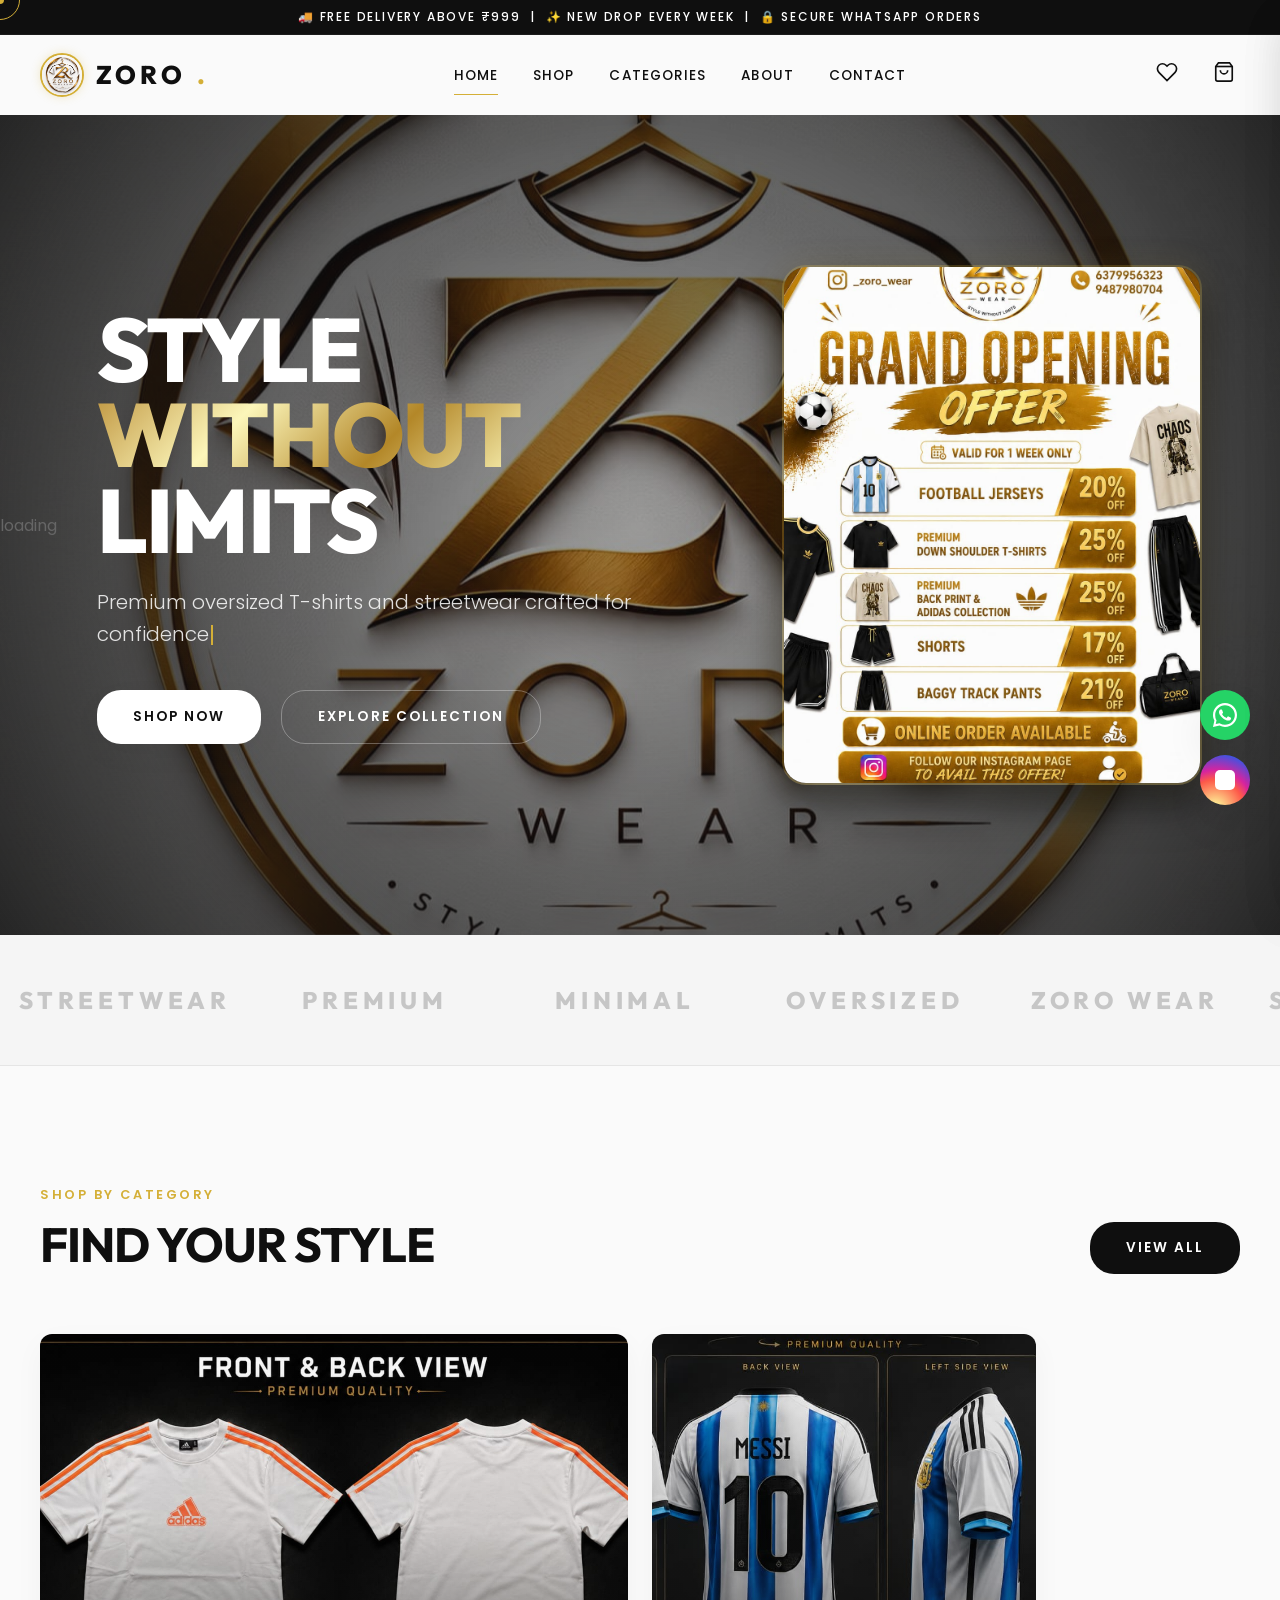
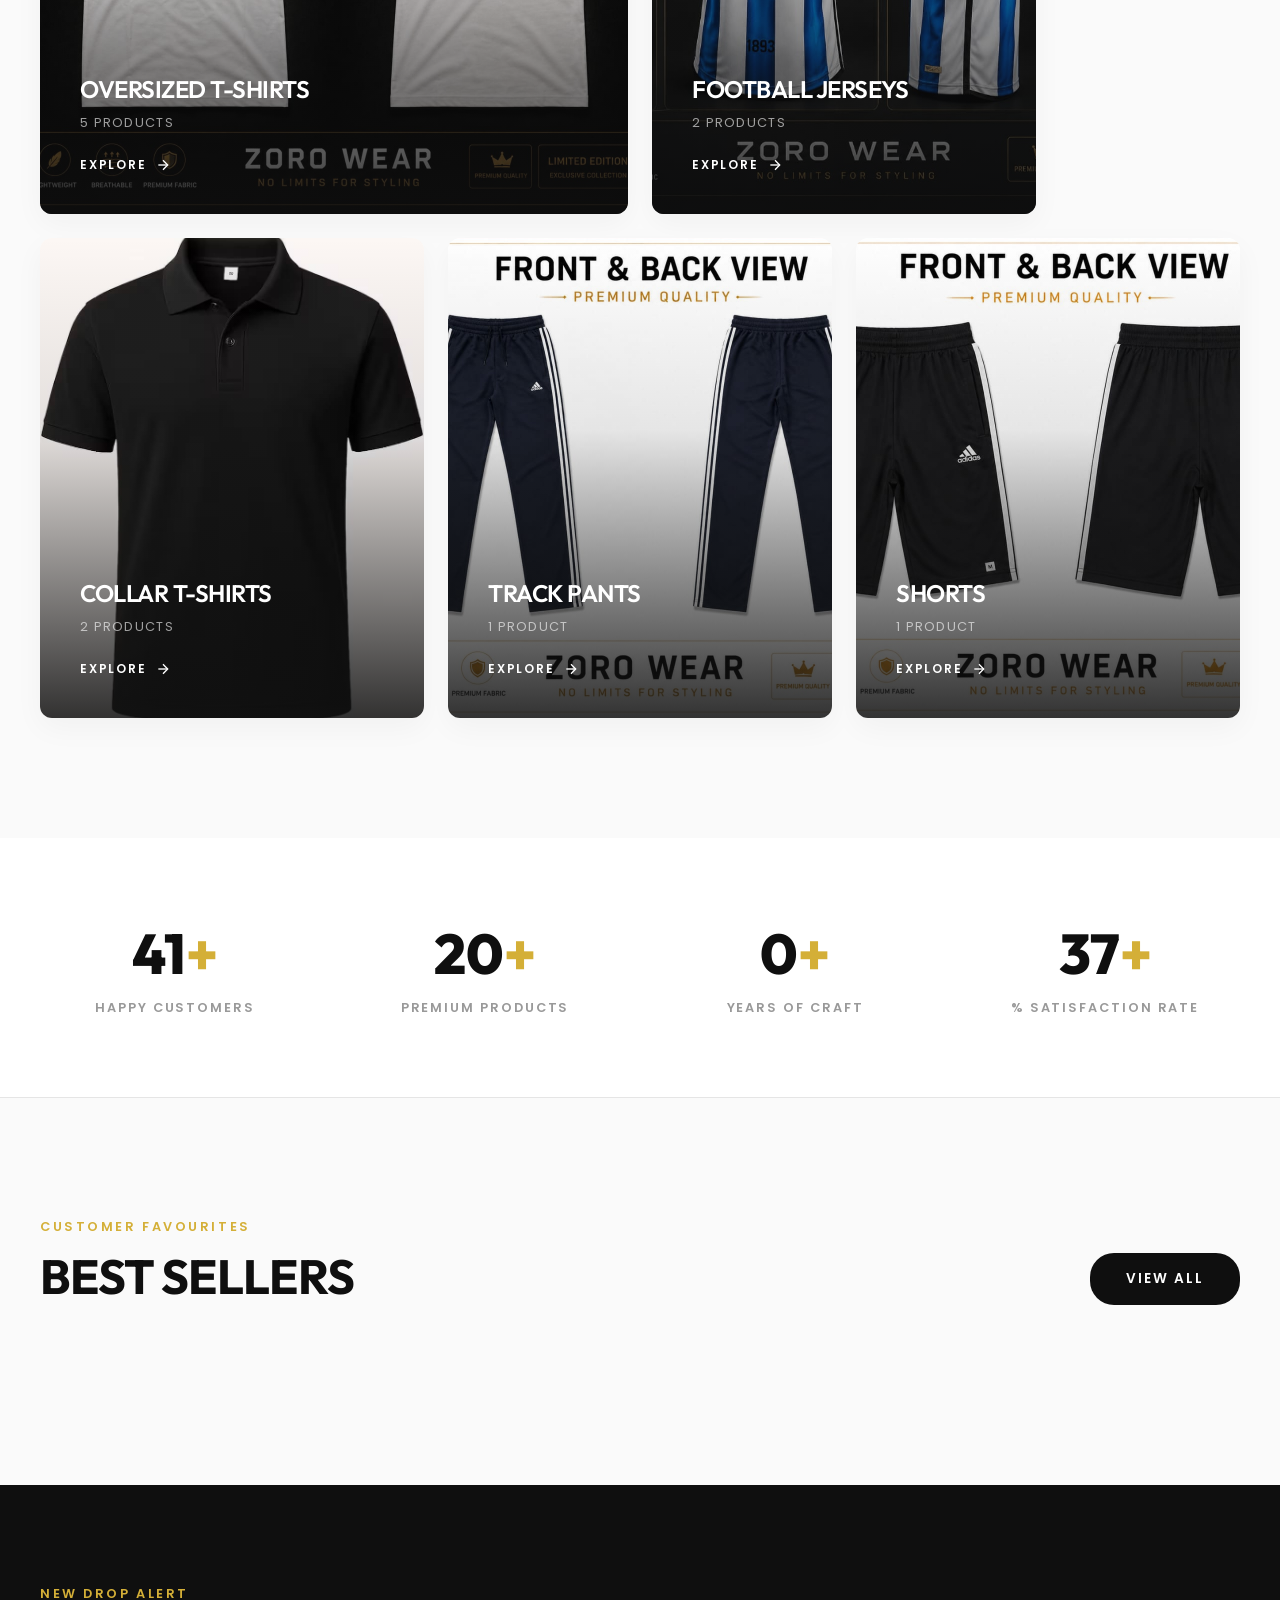
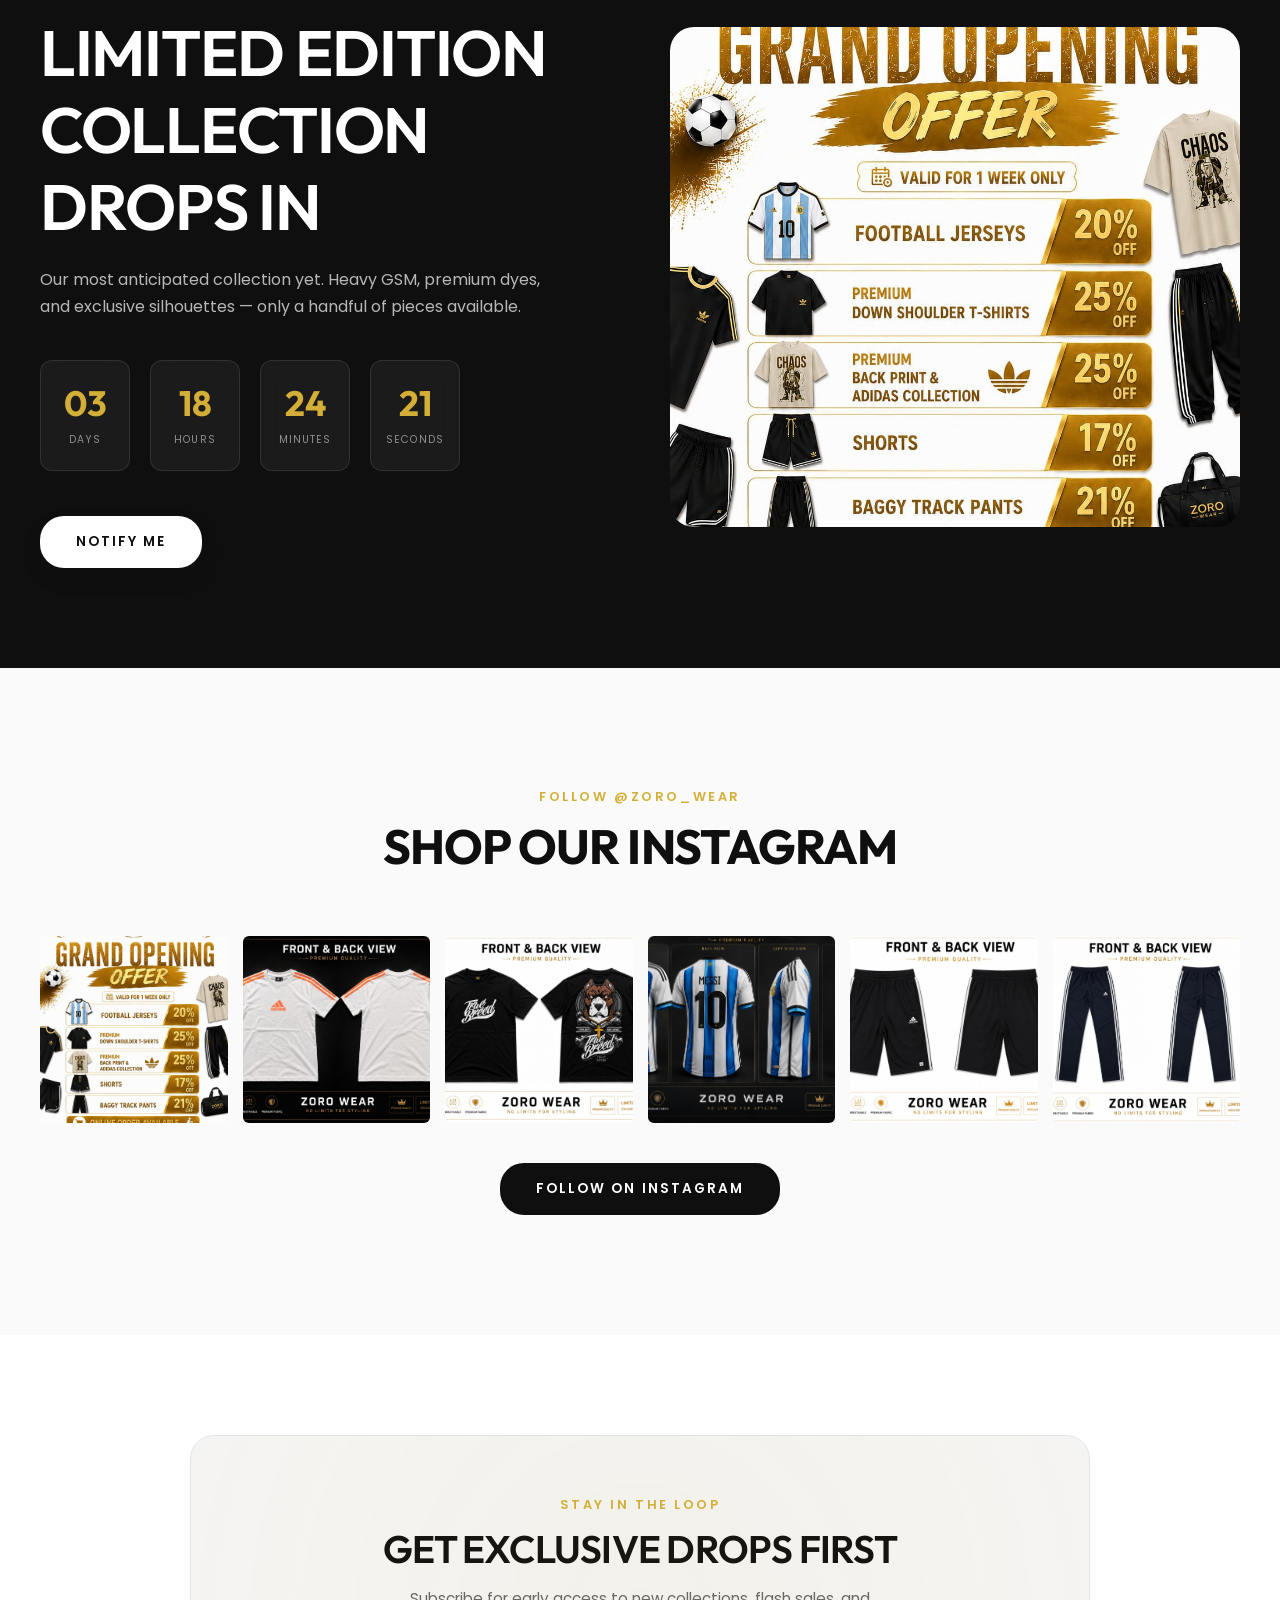
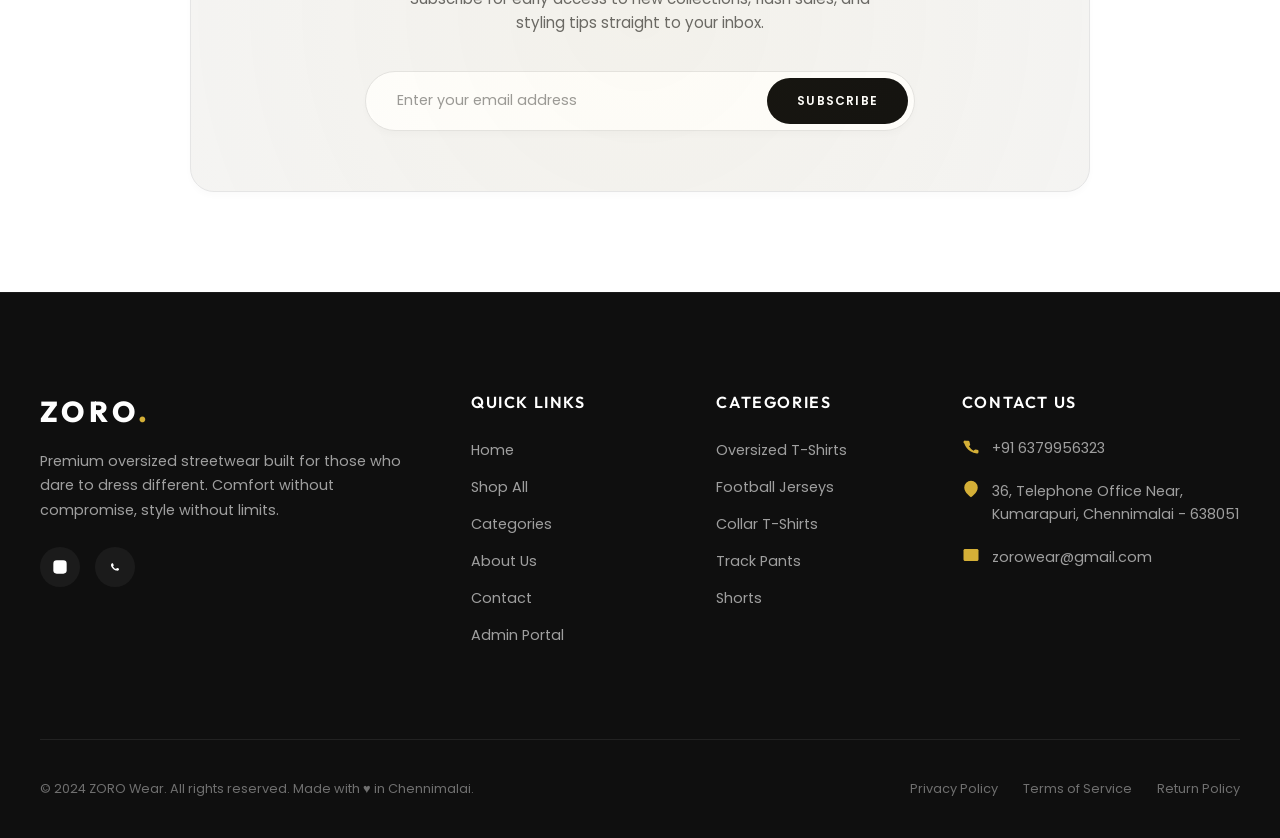
<file: index.html>
<!DOCTYPE html>
<html lang="en">
<head>
  <meta charset="UTF-8" />
  <meta name="viewport" content="width=device-width, initial-scale=1.0" />
  <link rel="icon" type="image/jpeg" href="images/logo.jpeg">
  <link rel="apple-touch-icon" href="images/logo.jpeg">
  <title>ZORO Wear — Style Without Limits | Premium Oversized Streetwear</title>
  <meta name="description" content="ZORO Wear is a premium clothing brand offering oversized T-shirts, football jerseys, track pants and more. Comfort meets confidence at affordable prices." />
  <link rel="preconnect" href="https://fonts.googleapis.com" />
  <link rel="preconnect" href="https://fonts.gstatic.com" crossorigin />
  <link href="https://fonts.googleapis.com/css2?family=Outfit:wght@300;400;500;600;700;800&family=Poppins:wght@300;400;500;600;700&display=swap" rel="stylesheet" />
  <link rel="stylesheet" href="style.css" />
</head>
<body>

<!-- ═══════════════════════════════════════════
     PRELOADER
═══════════════════════════════════════════ -->
<div id="preloader">
  <div class="preloader-logo">
    <span>Z</span><span>O</span><span>R</span><span>O</span>
  </div>
  <div class="preloader-progress-bar"><div class="preloader-progress-fill"></div></div>
  <div class="preloader-percentage">0%</div>
</div>

<!-- Scroll Progress -->
<div class="scroll-progress-container"><div class="scroll-progress-bar"></div></div>

<!-- ═══════════════════════════════════════════
     ANNOUNCEMENT BAR
═══════════════════════════════════════════ -->
<div class="announcement-bar">
  🚚 Free Delivery above ₹999 &nbsp;|&nbsp; ✨ New Drop Every Week &nbsp;|&nbsp; 🔒 Secure WhatsApp Orders
</div>

<!-- ═══════════════════════════════════════════
     NAVBAR
═══════════════════════════════════════════ -->
<header class="navbar-container transparent">
  <nav class="navbar">
    <a href="index.html" class="nav-logo">
      <img src="./images/logo.jpeg" alt="ZORO Wear Logo" class="logo">
      ZORO<span style="color:var(--gold-color);">.</span>
    </a>

    <ul class="nav-links">
      <li><a href="index.html" class="active">Home</a></li>
      <li><a href="shop.html">Shop</a></li> 
      <li><a href="categories.html">Categories</a></li>
      <li><a href="about.html">About</a></li>
      <li><a href="contact.html">Contact</a></li>
    </ul>

    <div class="nav-actions">
      <button class="nav-action-btn" onclick="openWishDrawer()" title="Wishlist" aria-label="Open wishlist">
        <svg width="22" height="22" viewBox="0 0 24 24" fill="none" stroke="currentColor" stroke-width="1.8"><path d="M20.84 4.61a5.5 5.5 0 00-7.78 0L12 5.67l-1.06-1.06a5.5 5.5 0 00-7.78 7.78l1.06 1.06L12 21.23l7.78-7.78 1.06-1.06a5.5 5.5 0 000-7.78z"/></svg>
        <span class="nav-badge wish-badge" style="display:none">0</span>
      </button>
      <button class="nav-action-btn" onclick="openCartDrawer()" title="Cart" aria-label="Open cart">
        <svg width="22" height="22" viewBox="0 0 24 24" fill="none" stroke="currentColor" stroke-width="1.8"><path d="M6 2L3 6v14a2 2 0 002 2h14a2 2 0 002-2V6l-3-4z"/><line x1="3" y1="6" x2="21" y2="6"/><path d="M16 10a4 4 0 01-8 0"/></svg>
        <span class="nav-badge cart-badge" style="display:none">0</span>
      </button>
      <button class="hamburger-menu" aria-label="Menu">
        <span></span><span></span><span></span>
      </button>
    </div>
  </nav>
</header>

<!-- Mobile Nav -->
<nav class="mobile-nav">
  <a href="index.html">Home</a>
  <a href="shop.html">Shop</a>
  <a href="categories.html">Categories</a>
  <a href="about.html">About</a>
  <a href="contact.html">Contact</a>
</nav>

<!-- ═══════════════════════════════════════════
     HERO SECTION
═══════════════════════════════════════════ -->
<section class="hero" aria-label="Hero banner">
  <div class="hero-background"></div>
loading  <img class="hero-img" src="./images/logo.jpeg" alt="ZORO Wear lifestyle" ="eager" onerror="this.style.display='none'" />
  <div class="hero-content">
    <div class="hero-text">
      <h1 class="hero-title">
        <span>Style</span>
        <span class="accent">Without</span>
        <span>Limits</span>
      </h1>
      <p class="hero-subtitle">Premium oversized T-shirts and streetwear crafted for <span data-typing="confidence|comfort|everyday fashion"></span></p>
      <div class="hero-buttons">
        <a href="shop.html" class="btn btn-primary">Shop Now</a>
        <a href="categories.html" class="btn btn-outline">Explore Collection</a>
      </div>
    </div>
    <div class="hero-image-wrap reveal reveal-fade-right">
      <img class="hero-offer-img" src="./images/offer.jpeg" alt="ZORO Wear Special Offer" />
    </div>
  </div>
</section>


<!-- ═══════════════════════════════════════════
     BRAND LOGO MARQUEE
═══════════════════════════════════════════ -->
<section class="logos-section" aria-label="Partner brands">
  <div class="logo-slider">
    <div class="logo-slide"><span>STREETWEAR</span></div>
    <div class="logo-slide"><span>PREMIUM</span></div>
    <div class="logo-slide"><span>MINIMAL</span></div>
    <div class="logo-slide"><span>OVERSIZED</span></div>
    <div class="logo-slide"><span>ZORO WEAR</span></div>
    <!-- Duplicated for seamless loop -->
    <div class="logo-slide"><span>STREETWEAR</span></div>
    <div class="logo-slide"><span>PREMIUM</span></div>
    <div class="logo-slide"><span>MINIMAL</span></div>
    <div class="logo-slide"><span>OVERSIZED</span></div>
    <div class="logo-slide"><span>ZORO WEAR</span></div>
  </div>
</section>

<!-- ═══════════════════════════════════════════
     PRODUCT CATEGORIES
═══════════════════════════════════════════ -->
<section aria-label="Shop by category">
  <div class="section">
    <div class="section-header reveal reveal-fade-up">
      <div>
        <span class="section-subtitle">Shop by Category</span>
        <h2 class="section-title">Find Your Style</h2>
      </div>
      <a href="categories.html" class="btn btn-dark">View All</a>
    </div>
    <div class="categories-grid">
      <div class="category-card large reveal reveal-fade-left" data-delay="0">
        <div class="category-img-container">
          <img class="category-img" src="./images/oversize-1.jpeg" alt="Oversized T-Shirts" loading="lazy" />
          <div class="category-overlay">
            <h3 class="category-title">Oversized T-Shirts</h3>
            <p class="category-count">5 Products</p>
            <a href="shop.html?category=Oversized+T-Shirts" class="category-btn">
              Explore
              <svg width="16" height="16" viewBox="0 0 24 24" fill="none" stroke="currentColor" stroke-width="2"><line x1="5" y1="12" x2="19" y2="12"/><polyline points="12 5 19 12 12 19"/></svg>
            </a>
          </div>
        </div>
      </div>
      <div class="category-card reveal reveal-fade-right" data-delay="100">
        <div class="category-img-container">
          <img class="category-img" src="./images/jersey-1.jpeg" alt="Football Jerseys" loading="lazy" />
          <div class="category-overlay">
            <h3 class="category-title">Football Jerseys</h3>
            <p class="category-count">2 Products</p>
            <a href="shop.html?category=Football+Jerseys" class="category-btn">Explore <svg width="16" height="16" viewBox="0 0 24 24" fill="none" stroke="currentColor" stroke-width="2"><line x1="5" y1="12" x2="19" y2="12"/><polyline points="12 5 19 12 12 19"/></svg></a>
          </div>
        </div>
      </div>
      <div class="category-card reveal reveal-fade-right" data-delay="200">
        <div class="category-img-container">
          <img class="category-img" src="./images/collartshirt.jpeg" alt="Collar T-Shirts" loading="lazy" />
          <div class="category-overlay">
            <h3 class="category-title">Collar T-Shirts</h3>
            <p class="category-count">2 Products</p>
            <a href="shop.html?category=Collar+T-Shirts" class="category-btn">Explore <svg width="16" height="16" viewBox="0 0 24 24" fill="none" stroke="currentColor" stroke-width="2"><line x1="5" y1="12" x2="19" y2="12"/><polyline points="12 5 19 12 12 19"/></svg></a>
          </div>
        </div>
      </div>
      <div class="category-card reveal reveal-fade-left" data-delay="100">
        <div class="category-img-container">
          <img class="category-img" src="./images/track-1.jpeg" alt="Track Pants" loading="lazy" />
          <div class="category-overlay">
            <h3 class="category-title">Track Pants</h3>
            <p class="category-count">1 Product</p>
            <a href="shop.html?category=Track+Pants" class="category-btn">Explore <svg width="16" height="16" viewBox="0 0 24 24" fill="none" stroke="currentColor" stroke-width="2"><line x1="5" y1="12" x2="19" y2="12"/><polyline points="12 5 19 12 12 19"/></svg></a>
          </div>
        </div>
      </div>
      <div class="category-card reveal reveal-fade-left" data-delay="200">
        <div class="category-img-container">
          <img class="category-img" src="./images/shorts-1.jpeg" alt="Shorts" loading="lazy" />
          <div class="category-overlay">
            <h3 class="category-title">Shorts</h3>
            <p class="category-count">1 Product</p>
            <a href="shop.html?category=Shorts" class="category-btn">Explore <svg width="16" height="16" viewBox="0 0 24 24" fill="none" stroke="currentColor" stroke-width="2"><line x1="5" y1="12" x2="19" y2="12"/><polyline points="12 5 19 12 12 19"/></svg></a>
          </div>
        </div>
      </div>
    </div>
  </div>
</section>

<!-- ═══════════════════════════════════════════
     STATS COUNTER
═══════════════════════════════════════════ -->
<div class="stats-section">
  <div class="stats-grid">
    <div class="stat-item reveal reveal-fade-up">
      <span class="stat-value" data-target="100">0</span>
      <span class="stat-label">Happy Customers</span>
    </div>
    <div class="stat-item reveal reveal-fade-up" data-delay="100">
      <span class="stat-value" data-target="50">0</span>
      <span class="stat-label">Premium Products</span>
    </div>
    <div class="stat-item reveal reveal-fade-up" data-delay="200">
      <span class="stat-value" data-target="1">0</span>
      <span class="stat-label">Years of Craft</span>
    </div>
    <div class="stat-item reveal reveal-fade-up" data-delay="300">
      <span class="stat-value" data-target="90">0</span>
      <span class="stat-label">% Satisfaction Rate</span>
    </div>
  </div>
</div>

<!-- ═══════════════════════════════════════════
     BEST SELLERS
═══════════════════════════════════════════ -->
<section aria-label="Best sellers">
  <div class="section">
    <div class="section-header reveal reveal-fade-up">
      <div>
        <span class="section-subtitle">Customer Favourites</span>
        <h2 class="section-title">Best Sellers</h2>
      </div>
      <a href="shop.html" class="btn btn-dark">View All</a>
    </div>
  </div>
</section>

<!-- ═══════════════════════════════════════════
     NEW DROP COUNTDOWN
═══════════════════════════════════════════ -->
<section class="countdown-section" aria-label="New drop countdown">
  <div class="countdown-container">
    <div class="countdown-left">
      <span class="section-subtitle" style="color:var(--gold-color);">New Drop Alert</span>
      <h2>Limited Edition<br>Collection Drops In</h2>
      <p>Our most anticipated collection yet. Heavy GSM, premium dyes, and exclusive silhouettes — only a handful of pieces available.</p>
      <div id="countdown-timer" class="countdown-timer-grid">
        <div class="countdown-block">
          <span class="countdown-val" data-unit="days">00</span>
          <span class="countdown-lbl">Days</span>
        </div>
        <div class="countdown-block">
          <span class="countdown-val" data-unit="hours">00</span>
          <span class="countdown-lbl">Hours</span>
        </div>
        <div class="countdown-block">
          <span class="countdown-val" data-unit="minutes">00</span>
          <span class="countdown-lbl">Minutes</span>
        </div>
        <div class="countdown-block">
          <span class="countdown-val" data-unit="seconds">00</span>
          <span class="countdown-lbl">Seconds</span>
        </div>
      </div>
      <br>
      <a href="shop.html" class="btn btn-primary" style="margin-top:20px;">Notify Me</a>
    </div>
    <div class="countdown-right reveal reveal-fade-right">
      <img src="./images/offer.jpeg" alt="Limited Edition Drop" loading="lazy" />
    </div>
  </div>
</section>

<!-- ═══════════════════════════════════════════
     INSTAGRAM GALLERY
═══════════════════════════════════════════ -->
<section aria-label="Instagram gallery">
  <div class="section">
    <div class="section-header reveal reveal-fade-up" style="justify-content:center;text-align:center;flex-direction:column;align-items:center;">
      <span class="section-subtitle">Follow @zoro_wear</span>
      <h2 class="section-title">Shop Our Instagram</h2>
    </div>
    <div class="insta-grid">
      <div class="insta-card reveal reveal-zoom-in"><img src="./images/offer.jpeg" alt="Instagram post 1" loading="lazy"/><div class="insta-overlay"><svg viewBox="0 0 24 24"><rect x="2" y="2" width="20" height="20" rx="5" ry="5"/><path d="M16 11.37A4 4 0 1112.63 8 4 4 0 0116 11.37z"/><line x1="17.5" y1="6.5" x2="17.51" y2="6.5"/></svg></div></div>
      <div class="insta-card reveal reveal-zoom-in" data-delay="50"><img src="./images/oversize-1.jpeg" alt="Instagram post 2" loading="lazy"/><div class="insta-overlay"><svg viewBox="0 0 24 24"><rect x="2" y="2" width="20" height="20" rx="5" ry="5"/><path d="M16 11.37A4 4 0 1112.63 8 4 4 0 0116 11.37z"/><line x1="17.5" y1="6.5" x2="17.51" y2="6.5"/></svg></div></div>
      <div class="insta-card reveal reveal-zoom-in" data-delay="100"><img src="./images/oversize-2.jpeg" alt="Instagram post 3" loading="lazy"/><div class="insta-overlay"><svg viewBox="0 0 24 24"><rect x="2" y="2" width="20" height="20" rx="5" ry="5"/><path d="M16 11.37A4 4 0 1112.63 8 4 4 0 0116 11.37z"/><line x1="17.5" y1="6.5" x2="17.51" y2="6.5"/></svg></div></div>
      <div class="insta-card reveal reveal-zoom-in" data-delay="150"><img src="./images/jersey-1.jpeg" alt="Instagram post 4" loading="lazy"/><div class="insta-overlay"><svg viewBox="0 0 24 24"><rect x="2" y="2" width="20" height="20" rx="5" ry="5"/><path d="M16 11.37A4 4 0 1112.63 8 4 4 0 0116 11.37z"/><line x1="17.5" y1="6.5" x2="17.51" y2="6.5"/></svg></div></div>
      <div class="insta-card reveal reveal-zoom-in" data-delay="200"><img src="./images/shorts-1.jpeg" alt="Instagram post 5" loading="lazy"/><div class="insta-overlay"><svg viewBox="0 0 24 24"><rect x="2" y="2" width="20" height="20" rx="5" ry="5"/><path d="M16 11.37A4 4 0 1112.63 8 4 4 0 0116 11.37z"/><line x1="17.5" y1="6.5" x2="17.51" y2="6.5"/></svg></div></div>
      <div class="insta-card reveal reveal-zoom-in" data-delay="250"><img src="./images/track-1.jpeg" alt="Instagram post 6" loading="lazy"/><div class="insta-overlay"><svg viewBox="0 0 24 24"><rect x="2" y="2" width="20" height="20" rx="5" ry="5"/><path d="M16 11.37A4 4 0 1112.63 8 4 4 0 0116 11.37z"/><line x1="17.5" y1="6.5" x2="17.51" y2="6.5"/></svg></div></div>
    </div>
    <div style="text-align:center;margin-top:40px;">
      <a href="https://instagram.com/zoro_wear" target="_blank" class="btn btn-dark">Follow on Instagram</a>
    </div>
  </div>
</section>

<!-- ═══════════════════════════════════════════
     NEWSLETTER
═══════════════════════════════════════════ -->
<section class="newsletter-section" aria-label="Newsletter signup">
  <div class="newsletter-card reveal reveal-zoom-in">
    <span class="section-subtitle">Stay in the Loop</span>
    <h2>Get Exclusive Drops First</h2>
    <p>Subscribe for early access to new collections, flash sales, and styling tips straight to your inbox.</p>
    <form class="newsletter-form" id="newsletter-form">
      <input type="email" class="newsletter-input" placeholder="Enter your email address" required />
      <button type="submit" class="newsletter-btn">Subscribe</button>
    </form>
  </div>
</section>

<!-- ═══════════════════════════════════════════
     FOOTER
═══════════════════════════════════════════ -->
<footer class="footer">
  <div class="footer-grid">
    <div class="footer-col footer-about">
      <div class="footer-logo">ZORO<span style="color:var(--gold-color);">.</span></div>
      <p>Premium oversized streetwear built for those who dare to dress different. Comfort without compromise, style without limits.</p>
      <div class="footer-socials">
        <a href="https://instagram.com/zoro_wear" target="_blank" class="social-link" aria-label="Instagram">
          <svg viewBox="0 0 24 24"><rect x="2" y="2" width="20" height="20" rx="5" ry="5"/><path d="M16 11.37A4 4 0 1112.63 8 4 4 0 0116 11.37z"/><line x1="17.5" y1="6.5" x2="17.51" y2="6.5"/></svg>
        </a>
        <a href="https://wa.me/916379956323" target="_blank" class="social-link" aria-label="WhatsApp">
          <svg viewBox="0 0 24 24"><path d="M17.472 14.382c-.297-.149-1.758-.867-2.03-.967-.273-.099-.471-.148-.67.15-.197.297-.767.966-.94 1.164-.173.199-.347.223-.644.075-.297-.15-1.255-.463-2.39-1.475-.883-.788-1.48-1.761-1.653-2.059-.173-.297-.018-.458.13-.606.134-.133.298-.347.446-.52.149-.174.198-.298.298-.497.099-.198.05-.371-.025-.52-.075-.149-.669-1.612-.916-2.207-.242-.579-.487-.5-.669-.51-.173-.008-.371-.01-.57-.01-.198 0-.52.074-.792.372-.272.297-1.04 1.016-1.04 2.479 0 1.462 1.065 2.875 1.213 3.074.149.198 2.096 3.2 5.077 4.487.709.306 1.262.489 1.694.625.712.227 1.36.195 1.871.118.571-.085 1.758-.719 2.006-1.413.248-.694.248-1.289.173-1.413-.074-.124-.272-.198-.57-.347z"/></svg>
        </a>
      </div>
    </div>
    <div class="footer-col">
      <h3>Quick Links</h3>
      <ul class="footer-links">
        <li><a href="index.html">Home</a></li>
        <li><a href="shop.html">Shop All</a></li>
        <li><a href="categories.html">Categories</a></li>
        <li><a href="about.html">About Us</a></li>
        <li><a href="contact.html">Contact</a></li>
        <li><a href="admin.html">Admin Portal</a></li>
      </ul>
    </div>
    <div class="footer-col">
      <h3>Categories</h3>
      <ul class="footer-links">
        <li><a href="shop.html?category=Oversized+T-Shirts">Oversized T-Shirts</a></li>
        <li><a href="shop.html?category=Football+Jerseys">Football Jerseys</a></li>
        <li><a href="shop.html?category=Collar+T-Shirts">Collar T-Shirts</a></li>
        <li><a href="shop.html?category=Track+Pants">Track Pants</a></li>
        <li><a href="shop.html?category=Shorts">Shorts</a></li>
      </ul>
    </div>
    <div class="footer-col">
      <h3>Contact Us</h3>
      <ul class="footer-contact-details">
        <li>
          <svg viewBox="0 0 24 24"><path d="M22 16.92v3a2 2 0 01-2.18 2 19.79 19.79 0 01-8.63-3.07A19.5 19.5 0 013.07 8.62 2 2 0 015.08 5h3a2 2 0 012 1.72c.127.96.361 1.903.7 2.81a2 2 0 01-.45 2.11L9.09 12a16 16 0 006.29 6.29l1.06-1.06a2 2 0 012.11-.45c.907.339 1.85.573 2.81.7A2 2 0 0122 19.73v-.01-2.8z"/></svg>
          <span>+91 6379956323</span>
        </li>
        <li>
          <svg viewBox="0 0 24 24"><path d="M21 10c0 7-9 13-9 13s-9-6-9-13a9 9 0 0118 0z"/><circle cx="12" cy="10" r="3"/></svg>
          <span>36, Telephone Office Near,<br>Kumarapuri, Chennimalai - 638051</span>
        </li>
        <li>
          <svg viewBox="0 0 24 24"><path d="M4 4h16c1.1 0 2 .9 2 2v12c0 1.1-.9 2-2 2H4c-1.1 0-2-.9-2-2V6c0-1.1.9-2 2-2z"/><polyline points="22,6 12,13 2,6"/></svg>
          <span>zorowear@gmail.com</span>
        </li>
      </ul>
    </div>
  </div>
  <div class="footer-bottom">
    <p>© 2024 ZORO Wear. All rights reserved. Made with ♥ in Chennimalai.</p>
    <div class="footer-bottom-links">
      <a href="#">Privacy Policy</a>
      <a href="#">Terms of Service</a>
      <a href="#">Return Policy</a>
    </div>
  </div>
</footer>

<!-- ═══════════════════════════════════════════
     DRAWERS & MODALS
═══════════════════════════════════════════ -->
<div class="drawer-overlay" id="drawer-overlay"></div>

<!-- Cart Drawer -->
<div class="drawer" id="cart-drawer" role="dialog" aria-label="Shopping Cart">
  <div class="drawer-header">
    <div class="drawer-title">
      <svg width="20" height="20" viewBox="0 0 24 24" fill="none" stroke="currentColor" stroke-width="1.8"><path d="M6 2L3 6v14a2 2 0 002 2h14a2 2 0 002-2V6l-3-4z"/><line x1="3" y1="6" x2="21" y2="6"/><path d="M16 10a4 4 0 01-8 0"/></svg>
      Your Cart
    </div>
    <button class="close-drawer-btn" onclick="closeCartDrawer()" aria-label="Close cart">
      <svg width="20" height="20" viewBox="0 0 24 24" fill="none" stroke="currentColor" stroke-width="2"><line x1="18" y1="6" x2="6" y2="18"/><line x1="6" y1="6" x2="18" y2="18"/></svg>
    </button>
  </div>
  <div class="drawer-body" id="cart-drawer-body"></div>
  <div id="cart-drawer-footer" style="display:none;" class="drawer-footer"></div>
</div>

<!-- Wishlist Drawer -->
<div class="drawer" id="wish-drawer" role="dialog" aria-label="Wishlist">
  <div class="drawer-header">
    <div class="drawer-title">
      <svg width="20" height="20" viewBox="0 0 24 24" fill="none" stroke="currentColor" stroke-width="1.8"><path d="M20.84 4.61a5.5 5.5 0 00-7.78 0L12 5.67l-1.06-1.06a5.5 5.5 0 00-7.78 7.78l1.06 1.06L12 21.23l7.78-7.78 1.06-1.06a5.5 5.5 0 000-7.78z"/></svg>
      Wishlist
    </div>
    <button class="close-drawer-btn" onclick="closeWishDrawer()" aria-label="Close wishlist">
      <svg width="20" height="20" viewBox="0 0 24 24" fill="none" stroke="currentColor" stroke-width="2"><line x1="18" y1="6" x2="6" y2="18"/><line x1="6" y1="6" x2="18" y2="18"/></svg>
    </button>
  </div>
  <div class="drawer-body" id="wish-drawer-body"></div>
</div>

<!-- Quick View Modal -->
<div class="modal-overlay" id="quickview-modal" role="dialog" aria-label="Product quick view">
  <div class="modal-wrapper">
    <button class="close-modal-btn" onclick="closeQuickView()" aria-label="Close">
      <svg width="18" height="18" viewBox="0 0 24 24" fill="none" stroke="currentColor" stroke-width="2"><line x1="18" y1="6" x2="6" y2="18"/><line x1="6" y1="6" x2="18" y2="18"/></svg>
    </button>
    <div id="quickview-content"></div>
  </div>
</div>

<!-- Order/Checkout Modal -->
<div class="modal-overlay" id="order-modal" role="dialog" aria-label="Order checkout">
  <div class="modal-wrapper" style="max-width:650px;">
    <button class="close-modal-btn" onclick="closeOrderModal()" aria-label="Close">
      <svg width="18" height="18" viewBox="0 0 24 24" fill="none" stroke="currentColor" stroke-width="2"><line x1="18" y1="6" x2="6" y2="18"/><line x1="6" y1="6" x2="18" y2="18"/></svg>
    </button>
    <div id="order-modal-content"></div>
  </div>
</div>

<!-- ═══════════════════════════════════════════
     FLOATING ACTIONS
═══════════════════════════════════════════ -->
<div class="floating-actions-container">
  <a href="https://wa.me/916379956323" target="_blank" class="floating-btn floating-whatsapp" title="Chat on WhatsApp" aria-label="WhatsApp">
    <svg viewBox="0 0 24 24"><path d="M17.472 14.382c-.297-.149-1.758-.867-2.03-.967-.273-.099-.471-.148-.67.15-.197.297-.767.966-.94 1.164-.173.199-.347.223-.644.075-.297-.15-1.255-.463-2.39-1.475-.883-.788-1.48-1.761-1.653-2.059-.173-.297-.018-.458.13-.606.134-.133.298-.347.446-.52.149-.174.198-.298.298-.497.099-.198.05-.371-.025-.52-.075-.149-.669-1.612-.916-2.207-.242-.579-.487-.5-.669-.51-.173-.008-.371-.01-.57-.01-.198 0-.52.074-.792.372-.272.297-1.04 1.016-1.04 2.479 0 1.462 1.065 2.875 1.213 3.074.149.198 2.096 3.2 5.077 4.487.709.306 1.262.489 1.694.625.712.227 1.36.195 1.871.118.571-.085 1.758-.719 2.006-1.413.248-.694.248-1.289.173-1.413-.074-.124-.272-.198-.57-.347z"/><path d="M12 0C5.373 0 0 5.373 0 12c0 2.025.507 3.934 1.399 5.61L0 24l6.554-1.376A11.94 11.94 0 0012 24c6.627 0 12-5.373 12-12S18.627 0 12 0zm0 21.818a9.805 9.805 0 01-5.032-1.387l-.36-.214-3.889.816.825-3.773-.235-.375A9.81 9.81 0 012.182 12c0-5.423 4.414-9.818 9.818-9.818 5.423 0 9.818 4.395 9.818 9.818 0 5.424-4.395 9.818-9.818 9.818z"/></svg>
  </a>
  <a href="https://instagram.com/zoro_wear" target="_blank" class="floating-btn floating-instagram" title="Instagram" aria-label="Instagram">
    <svg viewBox="0 0 24 24"><rect x="2" y="2" width="20" height="20" rx="5" ry="5"/><path d="M16 11.37A4 4 0 1112.63 8 4 4 0 0116 11.37z"/><line x1="17.5" y1="6.5" x2="17.51" y2="6.5"/></svg>
  </a>
  <button class="floating-btn floating-back-top" id="back-top-btn" title="Back to Top" aria-label="Back to top">
    <svg viewBox="0 0 24 24"><line x1="12" y1="19" x2="12" y2="5"/><polyline points="5 12 12 5 19 12"/></svg>
  </button>
</div>

<script src="products.js"></script>
<script src="script.js"></script>
</body>
</html>
</file>
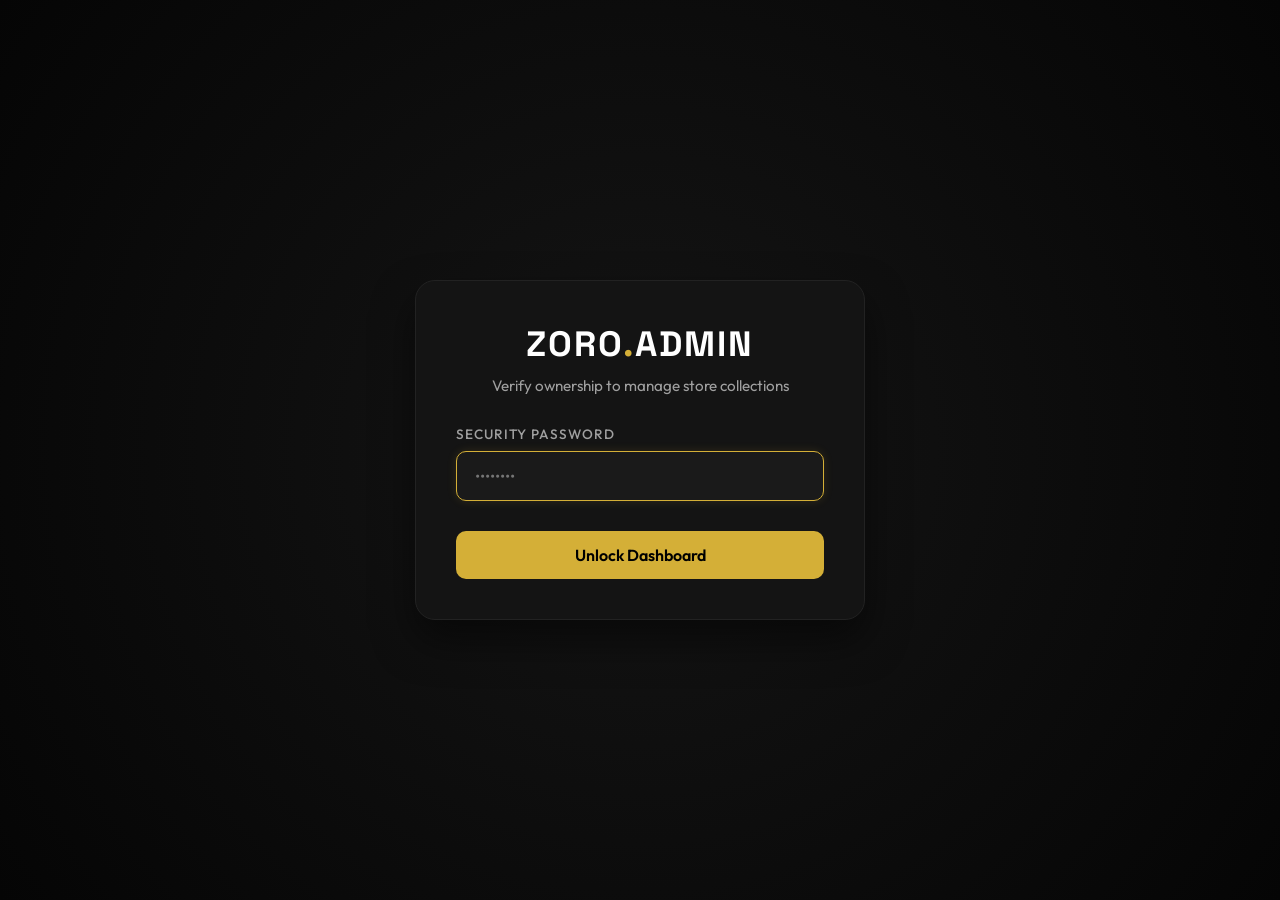
<file: admin.html>
<!DOCTYPE html>
<html lang="en">
<head>
  <meta charset="UTF-8">
  <meta name="viewport" content="width=device-width, initial-scale=1.0">
  <link rel="icon" type="image/jpeg" href="images/logo.jpeg">
  <link rel="apple-touch-icon" href="images/logo.jpeg">
  <title>Admin Portal | ZORO Wear</title>
  <!-- Google Fonts -->
  <link rel="preconnect" href="https://fonts.googleapis.com">
  <link rel="preconnect" href="https://fonts.gstatic.com" crossorigin>
  <link href="https://fonts.googleapis.com/css2?family=Outfit:wght@300;400;500;600;700;800&family=Space+Grotesk:wght@400;500;700&display=swap" rel="stylesheet">
  
  <style>
    :root {
      --bg-color: #0A0A0A;
      --card-bg: #141414;
      --border-color: #222222;
      --text-primary: #FFFFFF;
      --text-secondary: #A0A0A0;
      --accent-gold: #D4AF37;
      --accent-gold-hover: #F3E5AB;
      --accent-red: #E74C3C;
      --accent-red-hover: #C0392B;
      --accent-green: #2ECC71;
      --shadow-premium: 0 20px 40px rgba(0, 0, 0, 0.5);
      --font-display: 'Space Grotesk', sans-serif;
      --font-body: 'Outfit', sans-serif;
    }

    * {
      box-sizing: border-box;
      margin: 0;
      padding: 0;
    }

    body {
      background-color: var(--bg-color);
      color: var(--text-primary);
      font-family: var(--font-body);
      min-height: 100vh;
      overflow-x: hidden;
    }

    /* ═══════════════════════════════════════════
       AUTH LOCK SCREEN
       ═══════════════════════════════════════════ */
    #auth-screen {
      position: fixed;
      top: 0;
      left: 0;
      width: 100%;
      height: 100%;
      background: radial-gradient(circle at center, #151515 0%, #050505 100%);
      z-index: 10000;
      display: flex;
      justify-content: center;
      align-items: center;
      padding: 20px;
      transition: opacity 0.5s ease, visibility 0.5s ease;
    }

    #auth-screen.hidden {
      opacity: 0;
      visibility: hidden;
      pointer-events: none;
    }

    .auth-card {
      background: var(--card-bg);
      border: 1px solid var(--border-color);
      border-radius: 20px;
      padding: 40px;
      width: 100%;
      max-width: 450px;
      text-align: center;
      box-shadow: var(--shadow-premium);
      transform: translateY(0);
      transition: transform 0.5s cubic-bezier(0.16, 1, 0.3, 1);
    }

    .auth-logo {
      font-family: var(--font-display);
      font-size: 2.2rem;
      font-weight: 700;
      letter-spacing: 2px;
      margin-bottom: 10px;
    }

    .auth-logo span {
      color: var(--accent-gold);
    }

    .auth-subtitle {
      color: var(--text-secondary);
      font-size: 0.95rem;
      margin-bottom: 30px;
    }

    .form-group {
      margin-bottom: 20px;
      text-align: left;
    }

    .form-label {
      display: block;
      font-size: 0.85rem;
      font-weight: 500;
      margin-bottom: 8px;
      text-transform: uppercase;
      letter-spacing: 1px;
      color: var(--text-secondary);
    }

    .form-input {
      width: 100%;
      background: #1A1A1A;
      border: 1px solid var(--border-color);
      border-radius: 10px;
      padding: 14px 18px;
      color: #fff;
      font-family: var(--font-body);
      font-size: 1rem;
      transition: border-color 0.3s ease, box-shadow 0.3s ease;
    }

    .form-input:focus {
      outline: none;
      border-color: var(--accent-gold);
      box-shadow: 0 0 10px rgba(212, 175, 55, 0.15);
    }

    .btn-submit {
      width: 100%;
      background: var(--accent-gold);
      color: #000;
      border: none;
      border-radius: 10px;
      padding: 14px;
      font-family: var(--font-body);
      font-weight: 600;
      font-size: 1rem;
      cursor: pointer;
      transition: background 0.3s ease, transform 0.2s ease;
      margin-top: 10px;
    }

    .btn-submit:hover {
      background: var(--accent-gold-hover);
      transform: translateY(-2px);
    }

    .btn-submit:active {
      transform: translateY(0);
    }

    .error-msg {
      color: var(--accent-red);
      font-size: 0.85rem;
      margin-top: 10px;
      display: none;
      font-weight: 500;
    }

    /* ═══════════════════════════════════════════
       ADMIN DASHBOARD CONTAINER
       ═══════════════════════════════════════════ */
    .admin-container {
      display: none;
      padding-bottom: 60px;
    }

    .admin-container.visible {
      display: block;
    }

    /* Navbar */
    .admin-nav {
      background: #0D0D0D;
      border-bottom: 1px solid var(--border-color);
      padding: 20px 40px;
      display: flex;
      justify-content: space-between;
      align-items: center;
      position: sticky;
      top: 0;
      z-index: 100;
      backdrop-filter: blur(10px);
    }

    .nav-brand {
      font-family: var(--font-display);
      font-size: 1.8rem;
      font-weight: 700;
      letter-spacing: 1px;
      text-decoration: none;
      color: #fff;
    }

    .nav-brand span {
      color: var(--accent-gold);
    }

    .nav-actions {
      display: flex;
      align-items: center;
      gap: 15px;
    }

    .btn-outline {
      background: transparent;
      border: 1px solid var(--border-color);
      color: var(--text-primary);
      border-radius: 8px;
      padding: 8px 16px;
      font-family: var(--font-body);
      font-size: 0.9rem;
      font-weight: 500;
      cursor: pointer;
      text-decoration: none;
      display: flex;
      align-items: center;
      gap: 8px;
      transition: all 0.3s ease;
    }

    .btn-outline:hover {
      border-color: #fff;
      background: rgba(255, 255, 255, 0.05);
    }

    .btn-logout {
      border-color: rgba(231, 76, 60, 0.5);
      color: var(--accent-red);
    }

    .btn-logout:hover {
      border-color: var(--accent-red);
      background: rgba(231, 76, 60, 0.1);
    }

    /* Main Content */
    .admin-content {
      max-width: 1400px;
      margin: 40px auto;
      padding: 0 20px;
    }

    .dashboard-header {
      display: flex;
      justify-content: space-between;
      align-items: center;
      margin-bottom: 30px;
      flex-wrap: wrap;
      gap: 20px;
    }

    .dashboard-title h1 {
      font-family: var(--font-display);
      font-size: 2.2rem;
      font-weight: 700;
    }

    .dashboard-title p {
      color: var(--text-secondary);
      margin-top: 5px;
    }

    .dashboard-actions {
      display: flex;
      gap: 15px;
    }

    .btn-primary {
      background: var(--accent-gold);
      color: #000;
      border: none;
      border-radius: 8px;
      padding: 12px 24px;
      font-family: var(--font-body);
      font-weight: 600;
      font-size: 0.95rem;
      cursor: pointer;
      display: flex;
      align-items: center;
      gap: 8px;
      transition: all 0.3s ease;
    }

    .btn-primary:hover {
      background: var(--accent-gold-hover);
      transform: translateY(-2px);
      box-shadow: 0 10px 20px rgba(212, 175, 55, 0.2);
    }

    .btn-success {
      background: var(--accent-green);
      color: #fff;
    }

    .btn-success:hover {
      background: #27ae60;
      box-shadow: 0 10px 20px rgba(46, 204, 113, 0.2);
    }

    /* Stats Grid */
    .stats-grid {
      display: grid;
      grid-template-columns: repeat(auto-fit, minmax(280px, 1fr));
      gap: 20px;
      margin-bottom: 40px;
    }

    .stat-card {
      background: var(--card-bg);
      border: 1px solid var(--border-color);
      border-radius: 16px;
      padding: 24px;
      display: flex;
      align-items: center;
      justify-content: space-between;
    }

    .stat-info h3 {
      font-size: 0.9rem;
      color: var(--text-secondary);
      text-transform: uppercase;
      letter-spacing: 1px;
      font-weight: 500;
    }

    .stat-info .stat-num {
      font-size: 2.2rem;
      font-weight: 700;
      font-family: var(--font-display);
      margin-top: 8px;
    }

    .stat-icon {
      width: 50px;
      height: 50px;
      border-radius: 12px;
      background: rgba(255, 255, 255, 0.05);
      display: flex;
      justify-content: center;
      align-items: center;
      color: var(--accent-gold);
    }

    .stat-card.out-of-stock .stat-icon {
      color: var(--accent-red);
    }

    /* Product Management Section */
    .table-container {
      background: var(--card-bg);
      border: 1px solid var(--border-color);
      border-radius: 16px;
      overflow: hidden;
      box-shadow: 0 10px 30px rgba(0, 0, 0, 0.2);
    }

    .table-header-row {
      padding: 20px 30px;
      border-bottom: 1px solid var(--border-color);
      display: flex;
      justify-content: space-between;
      align-items: center;
      flex-wrap: wrap;
      gap: 15px;
    }

    .table-header-title {
      font-family: var(--font-display);
      font-size: 1.3rem;
      font-weight: 600;
    }

    .search-box {
      position: relative;
      max-width: 350px;
      width: 100%;
    }

    .search-box .form-input {
      padding-left: 40px;
      font-size: 0.9rem;
    }

    .search-box::before {
      content: "🔍";
      position: absolute;
      left: 15px;
      top: 50%;
      transform: translateY(-50%);
      font-size: 0.95rem;
      opacity: 0.5;
    }

    /* Table Styles */
    table {
      width: 100%;
      border-collapse: collapse;
      text-align: left;
    }

    th {
      background: rgba(255, 255, 255, 0.02);
      padding: 16px 24px;
      font-size: 0.85rem;
      font-weight: 600;
      text-transform: uppercase;
      letter-spacing: 1px;
      color: var(--text-secondary);
      border-bottom: 1px solid var(--border-color);
    }

    td {
      padding: 16px 24px;
      border-bottom: 1px solid var(--border-color);
      font-size: 0.95rem;
      vertical-align: middle;
    }

    tr:last-child td {
      border-bottom: none;
    }

    tr:hover td {
      background: rgba(255, 255, 255, 0.01);
    }

    .product-cell {
      display: flex;
      align-items: center;
      gap: 15px;
    }

    .product-img {
      width: 50px;
      height: 50px;
      border-radius: 8px;
      object-fit: cover;
      border: 1px solid var(--border-color);
      background: #111;
    }

    .product-name-info .p-name {
      font-weight: 600;
      font-size: 0.95rem;
    }

    .product-name-info .p-id {
      font-size: 0.75rem;
      color: var(--text-secondary);
      margin-top: 4px;
      font-family: monospace;
    }

    .badge {
      display: inline-block;
      padding: 4px 10px;
      border-radius: 50px;
      font-size: 0.75rem;
      font-weight: 600;
      text-transform: uppercase;
      letter-spacing: 0.5px;
    }

    .badge-stock {
      background: rgba(46, 204, 113, 0.15);
      color: var(--accent-green);
    }

    .badge-out {
      background: rgba(231, 76, 60, 0.15);
      color: var(--accent-red);
    }

    .tag-badge {
      background: rgba(212, 175, 55, 0.15);
      color: var(--accent-gold);
      border: 1px solid rgba(212, 175, 55, 0.2);
    }

    .size-badges-container {
      display: flex;
      gap: 4px;
      flex-wrap: wrap;
    }

    .tbl-size-badge {
      font-size: 0.7rem;
      font-weight: 600;
      background: #222;
      padding: 2px 6px;
      border-radius: 4px;
    }

    /* ─── Price Display ─── */
    .price-offer {
      display: flex;
      flex-direction: column;
      gap: 2px;
    }
    .price-sale {
      font-weight: 700;
      color: var(--accent-green);
      font-size: 0.95rem;
    }
    .price-mrp {
      font-size: 0.75rem;
      color: var(--text-secondary);
      text-decoration: line-through;
    }
    .price-discount {
      font-size: 0.7rem;
      color: var(--accent-gold);
      font-weight: 600;
    }

    /* ─── Image Upload UI ─── */
    .upload-zone {
      display: flex;
      flex-direction: column;
      gap: 10px;
    }
    .upload-label {
      border: 2px dashed var(--border-color);
      border-radius: 12px;
      padding: 22px 16px;
      text-align: center;
      cursor: pointer;
      transition: border-color 0.3s ease, background 0.3s ease;
      background: #111;
      display: block;
      user-select: none;
    }
    .upload-label:hover,
    .upload-label:focus-within {
      border-color: var(--accent-gold);
      background: rgba(212,175,55,0.04);
    }
    /* hide the raw file input but keep it accessible */
    .upload-label input[type="file"] {
      width: 0.1px;
      height: 0.1px;
      opacity: 0;
      overflow: hidden;
      position: absolute;
      z-index: -1;
    }
    .upload-icon { font-size: 2rem; margin-bottom: 6px; display: block; }
    .upload-label-text {
      font-weight: 600;
      font-size: 0.9rem;
      display: block;
      margin-bottom: 4px;
    }
    .upload-hint {
      font-size: 0.78rem;
      color: var(--text-secondary);
    }
    /* Preview shown below the label */
    .upload-preview-wrap {
      position: relative;
      display: none;
      width: fit-content;
      margin: 0 auto;
    }
    .upload-preview-wrap.visible { display: block; }
    .upload-preview {
      width: 90px;
      height: 90px;
      object-fit: cover;
      border-radius: 10px;
      border: 2px solid var(--accent-gold);
      display: block;
    }
    .upload-remove-btn {
      position: absolute;
      top: -8px;
      right: -8px;
      background: var(--accent-red);
      border: none;
      color: #fff;
      border-radius: 50%;
      width: 22px;
      height: 22px;
      font-size: 0.75rem;
      cursor: pointer;
      display: flex;
      align-items: center;
      justify-content: center;
      font-weight: 700;
      line-height: 1;
      box-shadow: 0 2px 6px rgba(0,0,0,0.4);
    }

    .actions-cell {
      display: flex;
      gap: 10px;
    }

    .btn-icon {
      width: 36px;
      height: 36px;
      border-radius: 8px;
      border: 1px solid var(--border-color);
      background: transparent;
      color: var(--text-primary);
      cursor: pointer;
      display: flex;
      justify-content: center;
      align-items: center;
      transition: all 0.2s ease;
    }

    .btn-edit:hover {
      border-color: var(--accent-gold);
      color: var(--accent-gold);
      background: rgba(212, 175, 55, 0.05);
    }

    .btn-delete:hover {
      border-color: var(--accent-red);
      color: var(--accent-red);
      background: rgba(231, 76, 60, 0.05);
    }

    /* Responsive Mobile Card View */
    .mobile-cards-grid {
      display: none;
      padding: 20px;
      flex-direction: column;
      gap: 15px;
    }

    .mobile-product-card {
      background: #1A1A1A;
      border: 1px solid var(--border-color);
      border-radius: 12px;
      padding: 15px;
      display: flex;
      flex-direction: column;
      gap: 12px;
    }

    .mobile-card-header {
      display: flex;
      align-items: center;
      gap: 12px;
    }

    .mobile-card-img {
      width: 60px;
      height: 60px;
      border-radius: 8px;
      object-fit: cover;
      background: #111;
      border: 1px solid var(--border-color);
    }

    .mobile-card-title {
      flex: 1;
    }

    .mobile-card-name {
      font-weight: 600;
      font-size: 1rem;
    }

    .mobile-card-cat {
      font-size: 0.8rem;
      color: var(--text-secondary);
      margin-top: 2px;
    }

    .mobile-card-details-row {
      display: flex;
      justify-content: space-between;
      padding: 6px 0;
      border-bottom: 1px dashed rgba(255, 255, 255, 0.05);
      font-size: 0.85rem;
    }

    .mobile-card-details-row:last-of-type {
      border-bottom: none;
    }

    .mobile-card-label {
      color: var(--text-secondary);
    }

    .mobile-card-value {
      font-weight: 500;
    }

    .mobile-card-actions {
      display: flex;
      gap: 10px;
      margin-top: 5px;
    }

    .mobile-card-actions button {
      flex: 1;
      padding: 10px;
      border-radius: 6px;
      font-family: var(--font-body);
      font-size: 0.85rem;
      font-weight: 600;
      cursor: pointer;
      display: flex;
      justify-content: center;
      align-items: center;
      gap: 6px;
    }

    .mobile-btn-edit {
      background: rgba(212, 175, 55, 0.1);
      color: var(--accent-gold);
      border: 1px solid rgba(212, 175, 55, 0.2);
    }

    .mobile-btn-delete {
      background: rgba(231, 76, 60, 0.1);
      color: var(--accent-red);
      border: 1px solid rgba(231, 76, 60, 0.2);
    }

    /* ═══════════════════════════════════════════
       MODAL STYLES (ADD/EDIT FORM)
       ═══════════════════════════════════════════ */
    .modal-overlay {
      position: fixed;
      top: 0;
      left: 0;
      width: 100%;
      height: 100%;
      background: rgba(0, 0, 0, 0.75);
      backdrop-filter: blur(5px);
      z-index: 1000;
      display: flex;
      justify-content: center;
      align-items: center;
      padding: 20px;
      opacity: 0;
      visibility: hidden;
      transition: opacity 0.3s ease, visibility 0.3s ease;
    }

    .modal-overlay.open {
      opacity: 1;
      visibility: visible;
    }

    .modal-wrapper {
      background: var(--card-bg);
      border: 1px solid var(--border-color);
      border-radius: 20px;
      width: 100%;
      max-width: 750px;
      height: 92vh;
      display: flex;
      flex-direction: column;
      box-shadow: var(--shadow-premium);
      transform: translateY(30px);
      transition: transform 0.3s ease;
      overflow: hidden;
    }

    .modal-overlay.open .modal-wrapper {
      transform: translateY(0);
    }

    .modal-header {
      padding: 20px 28px;
      border-bottom: 1px solid var(--border-color);
      display: flex;
      justify-content: space-between;
      align-items: center;
      flex-shrink: 0;
    }

    .modal-title {
      font-family: var(--font-display);
      font-size: 1.4rem;
      font-weight: 700;
    }

    .close-modal {
      background: transparent;
      border: none;
      color: var(--text-secondary);
      font-size: 1.5rem;
      cursor: pointer;
      transition: color 0.2s ease;
      line-height: 1;
    }

    .close-modal:hover {
      color: #fff;
    }

    .modal-body {
      padding: 24px 28px;
      overflow-y: auto;
      overflow-x: hidden;
      flex: 1;
      -webkit-overflow-scrolling: touch;
    }

    .modal-footer {
      flex-shrink: 0;
    }

    .form-grid-2 {
      display: grid;
      grid-template-columns: 1fr 1fr;
      gap: 20px;
    }

    .checkbox-group {
      display: flex;
      flex-wrap: wrap;
      gap: 12px;
      margin-top: 8px;
    }

    .checkbox-btn {
      position: relative;
    }

    .checkbox-btn input {
      position: absolute;
      opacity: 0;
      cursor: pointer;
      height: 0;
      width: 0;
    }

    .checkbox-label {
      display: inline-block;
      background: #1E1E1E;
      border: 1px solid var(--border-color);
      color: var(--text-secondary);
      border-radius: 8px;
      padding: 10px 16px;
      font-size: 0.85rem;
      font-weight: 600;
      cursor: pointer;
      transition: all 0.2s ease;
      user-select: none;
    }

    .checkbox-btn input:checked + .checkbox-label {
      background: var(--accent-gold);
      color: #000;
      border-color: var(--accent-gold);
    }

    .modal-footer {
      padding: 20px 30px;
      border-top: 1px solid var(--border-color);
      display: flex;
      justify-content: flex-end;
      gap: 15px;
    }

    /* ═══════════════════════════════════════════
       MOBILE STYLES & BREAKPOINTS
       ═══════════════════════════════════════════ */
    @media (max-width: 991px) {
      .admin-nav {
        padding: 15px 20px;
      }
      .admin-content {
        margin: 20px auto;
      }
      .form-grid-2 {
        grid-template-columns: 1fr;
        gap: 0;
      }
    }

    @media (max-width: 768px) {
      .dashboard-header {
        flex-direction: column;
        align-items: flex-start;
      }
      .dashboard-actions {
        width: 100%;
      }
      .dashboard-actions button {
        flex: 1;
      }
      table {
        display: none;
      }
      .mobile-cards-grid {
        display: flex;
      }
      .table-header-row {
        padding: 15px 20px;
      }
    }

    @media (max-width: 480px) {
      .auth-card {
        padding: 30px 20px;
      }
      .modal-wrapper {
        max-height: 95vh;
      }
      .modal-body {
        padding: 20px;
      }
      .modal-footer {
        padding: 15px 20px;
        flex-direction: column;
      }
      .modal-footer button {
        width: 100%;
        justify-content: center;
      }
    }
  </style>
</head>
<body>

  <!-- AUTH SCREEN -->
  <div id="auth-screen">
    <div class="auth-card">
      <div class="auth-logo">ZORO<span>.</span>ADMIN</div>
      <p class="auth-subtitle">Verify ownership to manage store collections</p>
      <form id="auth-form" onsubmit="handleLogin(event)">
        <div class="form-group">
          <label class="form-label" for="password">Security Password</label>
          <input class="form-input" type="password" id="password" placeholder="••••••••" required autofocus>
          <div id="auth-error" class="error-msg">Incorrect password. Please try again.</div>
        </div>
        <button type="submit" class="btn-submit">Unlock Dashboard</button>
      </form>
    </div>
  </div>

  <!-- ADMIN PORTAL MAIN -->
  <div class="admin-container" id="admin-container">
    <!-- Navbar -->
    <nav class="admin-nav">
      <a href="index.html" class="nav-brand">ZORO<span>.</span>ADMIN</a>
      <div class="nav-actions">
        <a href="index.html" class="btn-outline">
          <svg width="14" height="14" viewBox="0 0 24 24" fill="none" stroke="currentColor" stroke-width="2" stroke-linecap="round" stroke-linejoin="round"><path d="M3 9l9-7 9 7v11a2 2 0 0 1-2 2H5a2 2 0 0 1-2-2z"/><polyline points="9 22 9 12 15 12 15 22"/></svg>
          View Storefront
        </a>
        <button onclick="handleLogout()" class="btn-outline btn-logout">Logout</button>
      </div>
    </nav>

    <!-- Main Content -->
    <main class="admin-content">
      
      <!-- Dashboard Header -->
      <div class="dashboard-header">
        <div class="dashboard-title">
          <h1>Product Collections</h1>
          <p>Add new collections, manage availability, edit pricing and tags.</p>
        </div>
        <div class="dashboard-actions">
          <button onclick="exportProductsFile()" class="btn-primary btn-success">
            <svg width="16" height="16" viewBox="0 0 24 24" fill="none" stroke="currentColor" stroke-width="2" stroke-linecap="round" stroke-linejoin="round"><path d="M21 15v4a2 2 0 0 1-2 2H5a2 2 0 0 1-2-2v-4"/><polyline points="7 10 12 15 17 10"/><line x1="12" y1="15" x2="12" y2="3"/></svg>
            Export products.js
          </button>
          <button onclick="openAddModal()" class="btn-primary">
            <svg width="16" height="16" viewBox="0 0 24 24" fill="none" stroke="currentColor" stroke-width="2" stroke-linecap="round" stroke-linejoin="round"><line x1="12" y1="5" x2="12" y2="19"/><line x1="5" y1="12" x2="19" y2="12"/></svg>
            Add Product
          </button>
        </div>
      </div>

      <!-- Stats Cards -->
      <div class="stats-grid">
        <div class="stat-card">
          <div class="stat-info">
            <h3>Total Collection</h3>
            <div id="stat-total" class="stat-num">0</div>
          </div>
          <div class="stat-icon">📦</div>
        </div>
        <div class="stat-card">
          <div class="stat-info">
            <h3>Unique Categories</h3>
            <div id="stat-categories" class="stat-num">0</div>
          </div>
          <div class="stat-icon">🏷️</div>
        </div>
        <div class="stat-card out-of-stock">
          <div class="stat-info">
            <h3>Out of Stock</h3>
            <div id="stat-outofstock" class="stat-num">0</div>
          </div>
          <div class="stat-icon">⚠️</div>
        </div>
      </div>

      <!-- Product Manager Table Card -->
      <div class="table-container">
        <div class="table-header-row">
          <div class="table-header-title">All Products</div>
          <div class="search-box">
            <input type="text" id="admin-search" oninput="filterAdminProducts()" class="form-input" placeholder="Search by name or category...">
          </div>
        </div>

        <!-- Desktop View Table -->
        <table id="admin-table">
          <thead>
            <tr>
              <th>Product Details</th>
              <th>Category</th>
              <th>Price</th>
              <th>Stock</th>
              <th>Sizes</th>
              <th>Tag</th>
              <th>Actions</th>
            </tr>
          </thead>
          <tbody id="admin-table-body">
            <!-- Dynamic rows -->
          </tbody>
        </table>

        <!-- Mobile View Cards -->
        <div id="mobile-cards-container" class="mobile-cards-grid">
          <!-- Dynamic cards -->
        </div>
      </div>

    </main>
  </div>

  <!-- ADD / EDIT PRODUCT MODAL -->
  <div class="modal-overlay" id="product-modal">
    <div class="modal-wrapper">
      <div class="modal-header">
        <div id="modal-title" class="modal-title">Add New Product</div>
        <button onclick="closeProductModal()" class="close-modal">&times;</button>
      </div>
      <form id="product-form" onsubmit="saveProduct(event)">
        <input type="hidden" id="edit-product-id">
        <div class="modal-body">
          
          <div class="form-group">
            <label class="form-label" for="prod-name">Product Name</label>
            <input type="text" id="prod-name" class="form-input" placeholder="e.g. Adidas Heavyweight Oversized Tee" required>
          </div>

          <div class="form-grid-2">
            <div class="form-group">
              <label class="form-label" for="prod-category">Category</label>
              <input type="text" id="prod-category" class="form-input" placeholder="e.g. Oversized T-Shirts" required list="categories-list">
              <datalist id="categories-list">
                <option value="Oversized T-Shirts">
                <option value="Football Jerseys">
                <option value="Collar T-Shirts">
                <option value="Track Pants">
                <option value="Shorts">
              </datalist>
            </div>
            <div class="form-group">
              <label class="form-label" for="prod-tag">Display Tag</label>
              <input type="text" id="prod-tag" class="form-input" placeholder="e.g. BEST SELLER, NEW DROP, etc.">
            </div>
          </div>

          <div class="form-grid-2">
            <div class="form-group">
              <label class="form-label" for="prod-mrp">MRP / Original Price (₹) <span style="color:#E74C3C">❌</span></label>
              <input type="number" id="prod-mrp" class="form-input" min="0" placeholder="399">
              <div style="font-size:0.75rem;color:var(--text-secondary);margin-top:4px;">Leave empty if no offer/discount</div>
            </div>
            <div class="form-group">
              <label class="form-label" for="prod-price">Sale Price (₹) <span style="color:#2ECC71">✅</span></label>
              <input type="number" id="prod-price" class="form-input" min="0" placeholder="299" required>
            </div>
          </div>

          <div class="form-grid-2">
            <div class="form-group">
              <label class="form-label" for="prod-stock">Stock Count</label>
              <input type="number" id="prod-stock" class="form-input" min="0" placeholder="15" required>
            </div>
            <div class="form-group" style="display:flex;align-items:center;gap:12px;padding-top:28px;">
              <label style="display:flex;align-items:center;gap:10px;cursor:pointer;">
                <input type="checkbox" id="prod-instock" checked style="width:18px;height:18px;accent-color:var(--accent-gold);cursor:pointer;">
                <span style="font-size:0.9rem;font-weight:500;">Mark as In Stock</span>
              </label>
            </div>
          </div>

          <div class="form-group">
            <label class="form-label">Available Sizes</label>
            <div class="checkbox-group">
              <div class="checkbox-btn">
                <input type="checkbox" id="size-s" value="S">
                <label for="size-s" class="checkbox-label">S</label>
              </div>
              <div class="checkbox-btn">
                <input type="checkbox" id="size-m" value="M" checked>
                <label for="size-m" class="checkbox-label">M</label>
              </div>
              <div class="checkbox-btn">
                <input type="checkbox" id="size-l" value="L" checked>
                <label for="size-l" class="checkbox-label">L</label>
              </div>
              <div class="checkbox-btn">
                <input type="checkbox" id="size-xl" value="XL" checked>
                <label for="size-xl" class="checkbox-label">XL</label>
              </div>
              <div class="checkbox-btn">
                <input type="checkbox" id="size-xxl" value="XXL">
                <label for="size-xxl" class="checkbox-label">XXL</label>
              </div>
              <div class="checkbox-btn">
                <input type="checkbox" id="size-xxxl" value="XXXL">
                <label for="size-xxxl" class="checkbox-label">XXXL</label>
              </div>
            </div>
          </div>

          <!-- Hidden inputs to store final image data (base64 or path) -->
          <input type="hidden" id="prod-image">
          <input type="hidden" id="prod-hover-image">

          <div class="form-grid-2">
            <div class="form-group">
              <label class="form-label">Main Product Image <span style="color:var(--accent-red)">*</span></label>
              <div class="upload-zone">
                <label class="upload-label" for="file-main">
                  <input type="file" id="file-main" accept="image/*" onchange="handleImageUpload('file-main','preview-main-wrap','preview-main','prod-image')">
                  <span class="upload-icon">📷</span>
                  <span class="upload-label-text">Tap to choose image</span>
                  <span class="upload-hint">JPG, PNG, WEBP · from camera or gallery</span>
                </label>
                <div class="upload-preview-wrap" id="preview-main-wrap">
                  <img id="preview-main" class="upload-preview" alt="Preview">
                  <button type="button" class="upload-remove-btn" onclick="removeImage('file-main','preview-main-wrap','preview-main','prod-image')">✕</button>
                </div>
              </div>
            </div>
            <div class="form-group">
              <label class="form-label">Hover / Secondary Image</label>
              <div class="upload-zone">
                <label class="upload-label" for="file-hover">
                  <input type="file" id="file-hover" accept="image/*" onchange="handleImageUpload('file-hover','preview-hover-wrap','preview-hover','prod-hover-image')">
                  <span class="upload-icon">🖼️</span>
                  <span class="upload-label-text">Tap to choose image</span>
                  <span class="upload-hint">JPG, PNG, WEBP · optional but recommended</span>
                </label>
                <div class="upload-preview-wrap" id="preview-hover-wrap">
                  <img id="preview-hover" class="upload-preview" alt="Preview">
                  <button type="button" class="upload-remove-btn" onclick="removeImage('file-hover','preview-hover-wrap','preview-hover','prod-hover-image')">✕</button>
                </div>
              </div>
            </div>
          </div>

          <div class="form-group">
            <label class="form-label" for="prod-desc">Description</label>
            <textarea id="prod-desc" class="form-input" rows="3" style="resize:vertical;" placeholder="Write product details here..." required></textarea>
          </div>

          <div class="form-group">
            <label class="form-label" for="prod-features">Key Features (One feature per line)</label>
            <textarea id="prod-features" class="form-input" rows="3" style="resize:vertical;" placeholder="e.g. 240 GSM Heavyweight Terry Cotton&#10;Signature Drop-Shoulder Relaxed Fit" required></textarea>
          </div>

        </div>
        <div class="modal-footer">
          <button type="button" onclick="closeProductModal()" class="btn-outline">Cancel</button>
          <button type="submit" class="btn-primary">Save Changes</button>
        </div>
      </form>
    </div>
  </div>

  <!-- LOAD PRODUCTS & ADMIN SCRIPTS -->
  <script src="products.js"></script>
  
  <script>
    // In-Memory Database synced with localStorage
    let productsDb = [];
    const ADMIN_PASSWORD = "zoro@admin";

    // Initialize Database
    function initDb() {
      const stored = localStorage.getItem('zw_products');
      if (stored) {
        try {
          productsDb = JSON.parse(stored);
        } catch {
          productsDb = [...products];
        }
      } else {
        productsDb = [...products];
      }
    }

    // Auth Handlers
    function checkSession() {
      if (sessionStorage.getItem('zw_admin_logged') === 'true') {
        document.getElementById('auth-screen').classList.add('hidden');
        document.getElementById('admin-container').classList.add('visible');
        initDb();
        renderDashboard();
      }
    }

    function handleLogin(e) {
      e.preventDefault();
      const pwInput = document.getElementById('password');
      const err = document.getElementById('auth-error');
      
      if (pwInput.value === ADMIN_PASSWORD) {
        err.style.display = 'none';
        sessionStorage.setItem('zw_admin_logged', 'true');
        document.getElementById('auth-screen').classList.add('hidden');
        document.getElementById('admin-container').classList.add('visible');
        initDb();
        renderDashboard();
      } else {
        err.style.display = 'block';
        pwInput.value = '';
        pwInput.focus();
      }
    }

    function handleLogout() {
      sessionStorage.removeItem('zw_admin_logged');
      document.getElementById('auth-screen').classList.remove('hidden');
      document.getElementById('admin-container').classList.remove('visible');
    }

    // Sync state back to localStorage
    function saveDbToLocal() {
      localStorage.setItem('zw_products', JSON.stringify(productsDb));
      // Overwrite global products array in-memory so storefront reflects changes immediately if in same tab
      if (typeof products !== 'undefined') {
        products.length = 0;
        products.push(...productsDb);
      }
      renderDashboard();
    }

    // Render Stats and Grid List
    function renderDashboard() {
      const searchQuery = document.getElementById('admin-search').value.toLowerCase();
      
      // Filter list
      const filtered = productsDb.filter(p => 
        p.name.toLowerCase().includes(searchQuery) ||
        p.category.toLowerCase().includes(searchQuery)
      );

      // Render stats
      document.getElementById('stat-total').textContent = productsDb.length;
      
      const categories = [...new Set(productsDb.map(p => p.category))];
      document.getElementById('stat-categories').textContent = categories.length;
      
      const outOfStock = productsDb.filter(p => !p.inStock || p.stockCount === 0).length;
      document.getElementById('stat-outofstock').textContent = outOfStock;

      // Populate Categories Datalist
      const dl = document.getElementById('categories-list');
      dl.innerHTML = categories.map(c => `<option value="${c}">`).join('');

      // Desktop Table Body
      const tbody = document.getElementById('admin-table-body');
      tbody.innerHTML = filtered.map(p => `
        <tr data-id="${p.id}">
          <td>
            <div class="product-cell">
              <img src="${p.image}" class="product-img" alt="${p.name}">
              <div class="product-name-info">
                <div class="p-name">${p.name}</div>
                <div class="p-id">${p.id}</div>
              </div>
            </div>
          </td>
          <td>${p.category}</td>
          <td>
            <div class="price-offer">
              <span class="price-sale">₹${p.price}</span>
              ${p.originalPrice && p.originalPrice > p.price ? `<span class="price-mrp">₹${p.originalPrice}</span><span class="price-discount">${Math.round((p.originalPrice - p.price) / p.originalPrice * 100)}% OFF</span>` : ''}
            </div>
          </td>
          <td>
            <span class="badge ${p.stockCount > 0 ? 'badge-stock' : 'badge-out'}">
              ${p.stockCount} in stock
            </span>
          </td>
          <td>
            <div class="size-badges-container">
              ${p.sizes.map(s => `<span class="tbl-size-badge">${s}</span>`).join('')}
            </div>
          </td>
          <td>
            ${p.tag ? `<span class="badge tag-badge">${p.tag}</span>` : '<span style="color:#555">—</span>'}
          </td>
          <td>
            <div class="actions-cell">
              <button onclick="openEditModal('${p.id}')" class="btn-icon btn-edit" title="Edit Product">✏️</button>
              <button onclick="deleteProduct('${p.id}')" class="btn-icon btn-delete" title="Delete Product">🗑️</button>
            </div>
          </td>
        </tr>
      `).join('');

      // Mobile Cards Body
      const mobileContainer = document.getElementById('mobile-cards-container');
      mobileContainer.innerHTML = filtered.map(p => `
        <div class="mobile-product-card" data-id="${p.id}">
          <div class="mobile-card-header">
            <img src="${p.image}" class="mobile-card-img" alt="${p.name}">
            <div class="mobile-card-title">
              <div class="mobile-card-name">${p.name}</div>
              <div class="mobile-card-cat">${p.category}</div>
            </div>
          </div>
          <div class="mobile-card-details">
            <div class="mobile-card-details-row">
              <span class="mobile-card-label">ID</span>
              <span class="mobile-card-value" style="font-family:monospace;">${p.id}</span>
            </div>
            <div class="mobile-card-details-row">
              <span class="mobile-card-label">Price</span>
              <span class="mobile-card-value">
                <span style="color:var(--accent-green);font-weight:700;">₹${p.price}</span>
                ${p.originalPrice && p.originalPrice > p.price ? `<span style="text-decoration:line-through;color:var(--text-secondary);font-size:0.8rem;margin-left:6px;">₹${p.originalPrice}</span>` : ''}
              </span>
            </div>
            <div class="mobile-card-details-row">
              <span class="mobile-card-label">Stock Status</span>
              <span class="mobile-card-value">
                <span class="badge ${p.stockCount > 0 ? 'badge-stock' : 'badge-out'}">
                  ${p.stockCount} Units
                </span>
              </span>
            </div>
            <div class="mobile-card-details-row">
              <span class="mobile-card-label">Sizes</span>
              <span class="mobile-card-value">${p.sizes.join(', ')}</span>
            </div>
            <div class="mobile-card-details-row">
              <span class="mobile-card-label">Tag</span>
              <span class="mobile-card-value">${p.tag ? p.tag : 'None'}</span>
            </div>
          </div>
          <div class="mobile-card-actions">
            <button onclick="openEditModal('${p.id}')" class="mobile-btn-edit">Edit Product</button>
            <button onclick="deleteProduct('${p.id}')" class="mobile-btn-delete">Delete</button>
          </div>
        </div>
      `).join('');
    }

    function filterAdminProducts() {
      renderDashboard();
    }

    // Modal Control
    function openAddModal() {
      document.getElementById('modal-title').textContent = 'Add New Product';
      document.getElementById('edit-product-id').value = '';
      document.getElementById('product-form').reset();
      document.getElementById('prod-instock').checked = true;
      
      // Reset image previews
      resetImageUpload('file-main', 'preview-main-wrap', 'preview-main', 'prod-image');
      resetImageUpload('file-hover', 'preview-hover-wrap', 'preview-hover', 'prod-hover-image');

      // Default sizes checkboxes
      document.querySelectorAll('.checkbox-btn input').forEach(cb => {
        cb.checked = ['M', 'L', 'XL'].includes(cb.value);
      });

      document.getElementById('product-modal').classList.add('open');
    }

    function openEditModal(id) {
      const p = productsDb.find(x => x.id === id);
      if (!p) return;

      document.getElementById('modal-title').textContent = 'Edit Product Details';
      document.getElementById('edit-product-id').value = p.id;
      document.getElementById('prod-name').value = p.name;
      document.getElementById('prod-category').value = p.category;
      document.getElementById('prod-tag').value = p.tag || '';
      document.getElementById('prod-price').value = p.price;
      document.getElementById('prod-mrp').value = p.originalPrice || '';
      document.getElementById('prod-stock').value = p.stockCount;
      document.getElementById('prod-instock').checked = p.inStock !== false;

      // Restore image previews from stored data
      setImagePreview('preview-main-wrap', 'preview-main', 'prod-image', p.image);
      setImagePreview('preview-hover-wrap', 'preview-hover', 'prod-hover-image', p.hoverImage || p.image);

      document.getElementById('prod-desc').value = p.description || '';
      document.getElementById('prod-features').value = (p.features || []).join('\n');

      // Setup checkboxes
      document.querySelectorAll('.checkbox-btn input').forEach(cb => {
        cb.checked = p.sizes.includes(cb.value);
      });

      document.getElementById('product-modal').classList.add('open');
    }

    // Close Modal
    function closeProductModal() {
      document.getElementById('product-modal').classList.remove('open');
    }

    // ── Image Upload Helpers ──
    // fileInputId: the <input type=file> id
    // wrapId:      the preview-wrap div id (shown/hidden)
    // previewId:   the <img> id
    // hiddenId:    the hidden input storing the base64/url
    function handleImageUpload(fileInputId, wrapId, previewId, hiddenId) {
      const file = document.getElementById(fileInputId).files[0];
      if (!file) return;
      const reader = new FileReader();
      reader.onload = function(e) {
        document.getElementById(previewId).src = e.target.result;
        document.getElementById(wrapId).classList.add('visible');
        document.getElementById(hiddenId).value = e.target.result;
      };
      reader.readAsDataURL(file);
    }

    function removeImage(fileInputId, wrapId, previewId, hiddenId) {
      document.getElementById(fileInputId).value = '';
      document.getElementById(previewId).src = '';
      document.getElementById(wrapId).classList.remove('visible');
      document.getElementById(hiddenId).value = '';
    }

    function setImagePreview(wrapId, previewId, hiddenId, src) {
      if (!src) return;
      document.getElementById(previewId).src = src;
      document.getElementById(wrapId).classList.add('visible');
      document.getElementById(hiddenId).value = src;
    }

    function resetImageUpload(fileInputId, wrapId, previewId, hiddenId) {
      document.getElementById(fileInputId).value = '';
      document.getElementById(previewId).src = '';
      document.getElementById(wrapId).classList.remove('visible');
      document.getElementById(hiddenId).value = '';
    }

    // Save/Add product handler
    function saveProduct(e) {
      e.preventDefault();

      const editId = document.getElementById('edit-product-id').value;
      const name = document.getElementById('prod-name').value.trim();
      const category = document.getElementById('prod-category').value.trim();
      const tag = document.getElementById('prod-tag').value.trim().toUpperCase();
      const price = parseFloat(document.getElementById('prod-price').value);
      const mrpRaw = document.getElementById('prod-mrp').value;
      const originalPrice = mrpRaw ? parseFloat(mrpRaw) : null;
      const stockCount = parseInt(document.getElementById('prod-stock').value);
      const inStock = document.getElementById('prod-instock').checked;
      const image = document.getElementById('prod-image').value.trim();
      const hoverImage = document.getElementById('prod-hover-image').value.trim() || image;
      const description = document.getElementById('prod-desc').value.trim();
      const features = document.getElementById('prod-features').value.trim().split('\n').map(x => x.trim()).filter(Boolean);

      if (!image) {
        alert('Please upload a main product image.');
        return;
      }

      // Get selected sizes
      const sizes = [];
      document.querySelectorAll('.checkbox-btn input:checked').forEach(cb => {
        sizes.push(cb.value);
      });

      if (sizes.length === 0) {
        alert('Please select at least one available size.');
        return;
      }

      const productData = {
        name,
        category,
        tag,
        price,
        originalPrice: originalPrice && originalPrice > price ? originalPrice : null,
        stockCount,
        inStock: inStock && stockCount > 0,
        image,
        hoverImage,
        description,
        features,
        sizes
      };

      if (editId) {
        // Edit flow
        const idx = productsDb.findIndex(x => x.id === editId);
        if (idx > -1) {
          productsDb[idx] = { ...productsDb[idx], ...productData, images: [image] };
        }
      } else {
        // Add flow - generate unique ID
        let num = 1;
        while(productsDb.some(p => p.id === `zw-${String(num).padStart(3, '0')}`)) {
          num++;
        }
        const newId = `zw-${String(num).padStart(3, '0')}`;
        productsDb.push({
          id: newId,
          rating: 5.0,
          images: [image],
          ...productData
        });
      }

      saveDbToLocal();
      closeProductModal();
    }

    // Delete product flow
    function deleteProduct(id) {
      if (confirm(`Are you sure you want to delete this product? (ID: ${id})`)) {
        productsDb = productsDb.filter(p => p.id !== id);
        saveDbToLocal();
      }
    }

    // Export products.js download helper
    function exportProductsFile() {
      // Create products code structure
      let outputCode = `// ZORO Wear - Premium Product Database\nconst products = [\n`;

      productsDb.forEach((p, idx) => {
        outputCode += `  {\n`;
        outputCode += `    id: ${JSON.stringify(p.id)},\n`;
        outputCode += `    name: ${JSON.stringify(p.name)},\n`;
        outputCode += `    price: ${p.price},\n`;
        if (p.originalPrice) outputCode += `    originalPrice: ${p.originalPrice},\n`;
        outputCode += `    rating: ${p.rating || 5.0},\n`;
        outputCode += `    category: ${JSON.stringify(p.category)},\n`;
        outputCode += `    sizes: ${JSON.stringify(p.sizes)},\n`;
        outputCode += `    inStock: ${p.inStock !== false && p.stockCount > 0},\n`;
        outputCode += `    stockCount: ${p.stockCount},\n`;
        outputCode += `    tag: ${JSON.stringify(p.tag || '')},\n`;
        outputCode += `    image: ${JSON.stringify(p.image)},\n`;
        outputCode += `    hoverImage: ${JSON.stringify(p.hoverImage || p.image)},\n`;
        outputCode += `    images: ${JSON.stringify(p.images || [p.image])},\n`;
        outputCode += `    description: ${JSON.stringify(p.description || '')},\n`;
        outputCode += `    features: ${JSON.stringify(p.features || [])}\n`;
        outputCode += `  }${idx < productsDb.length - 1 ? ',' : ''}\n`;
      });

      outputCode += `];\n`;

      // Trigger browser file download
      const blob = new Blob([outputCode], { type: 'application/javascript;charset=utf-8' });
      const url = URL.createObjectURL(blob);
      const a = document.createElement('a');
      a.href = url;
      a.download = 'products.js';
      document.body.appendChild(a);
      a.click();
      document.body.removeChild(a);
      URL.revokeObjectURL(url);
    }

    // Check Auth on page load
    window.addEventListener('DOMContentLoaded', checkSession);
  </script>
</body>
</html>
</file>
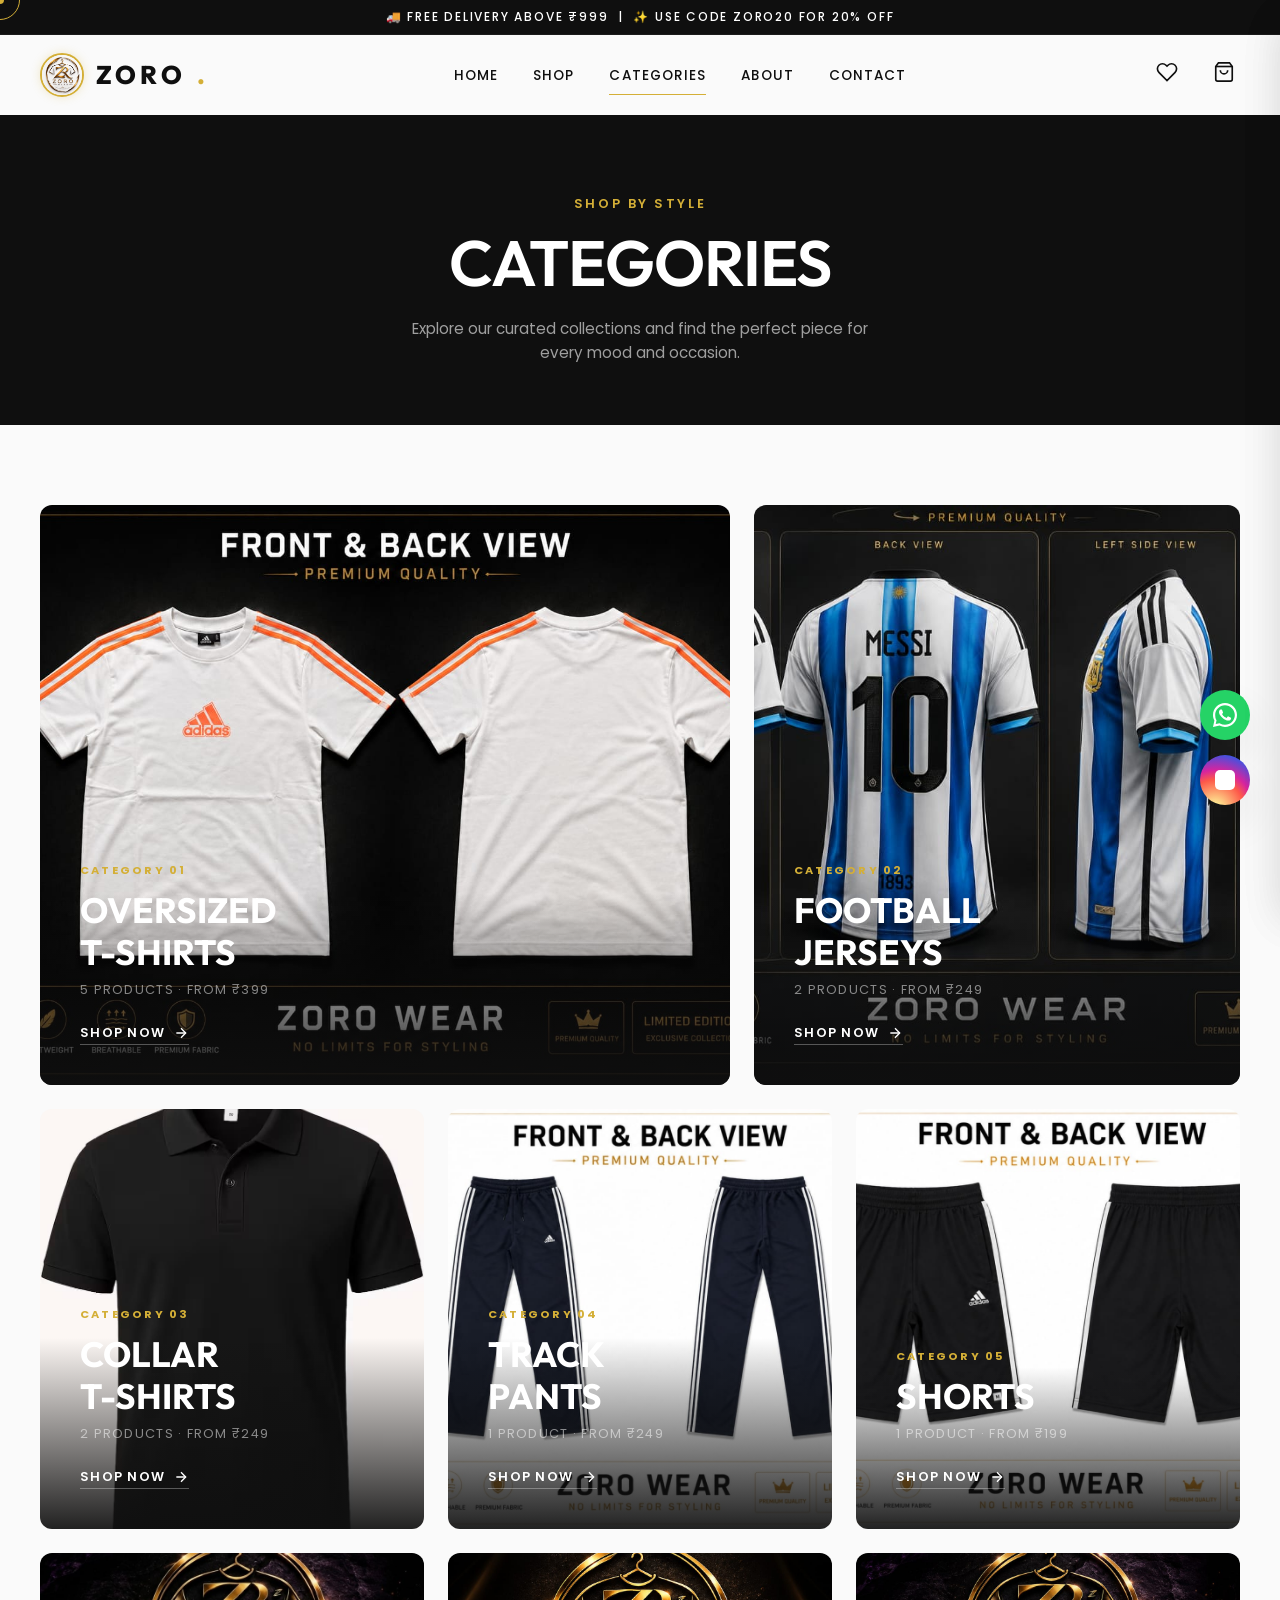
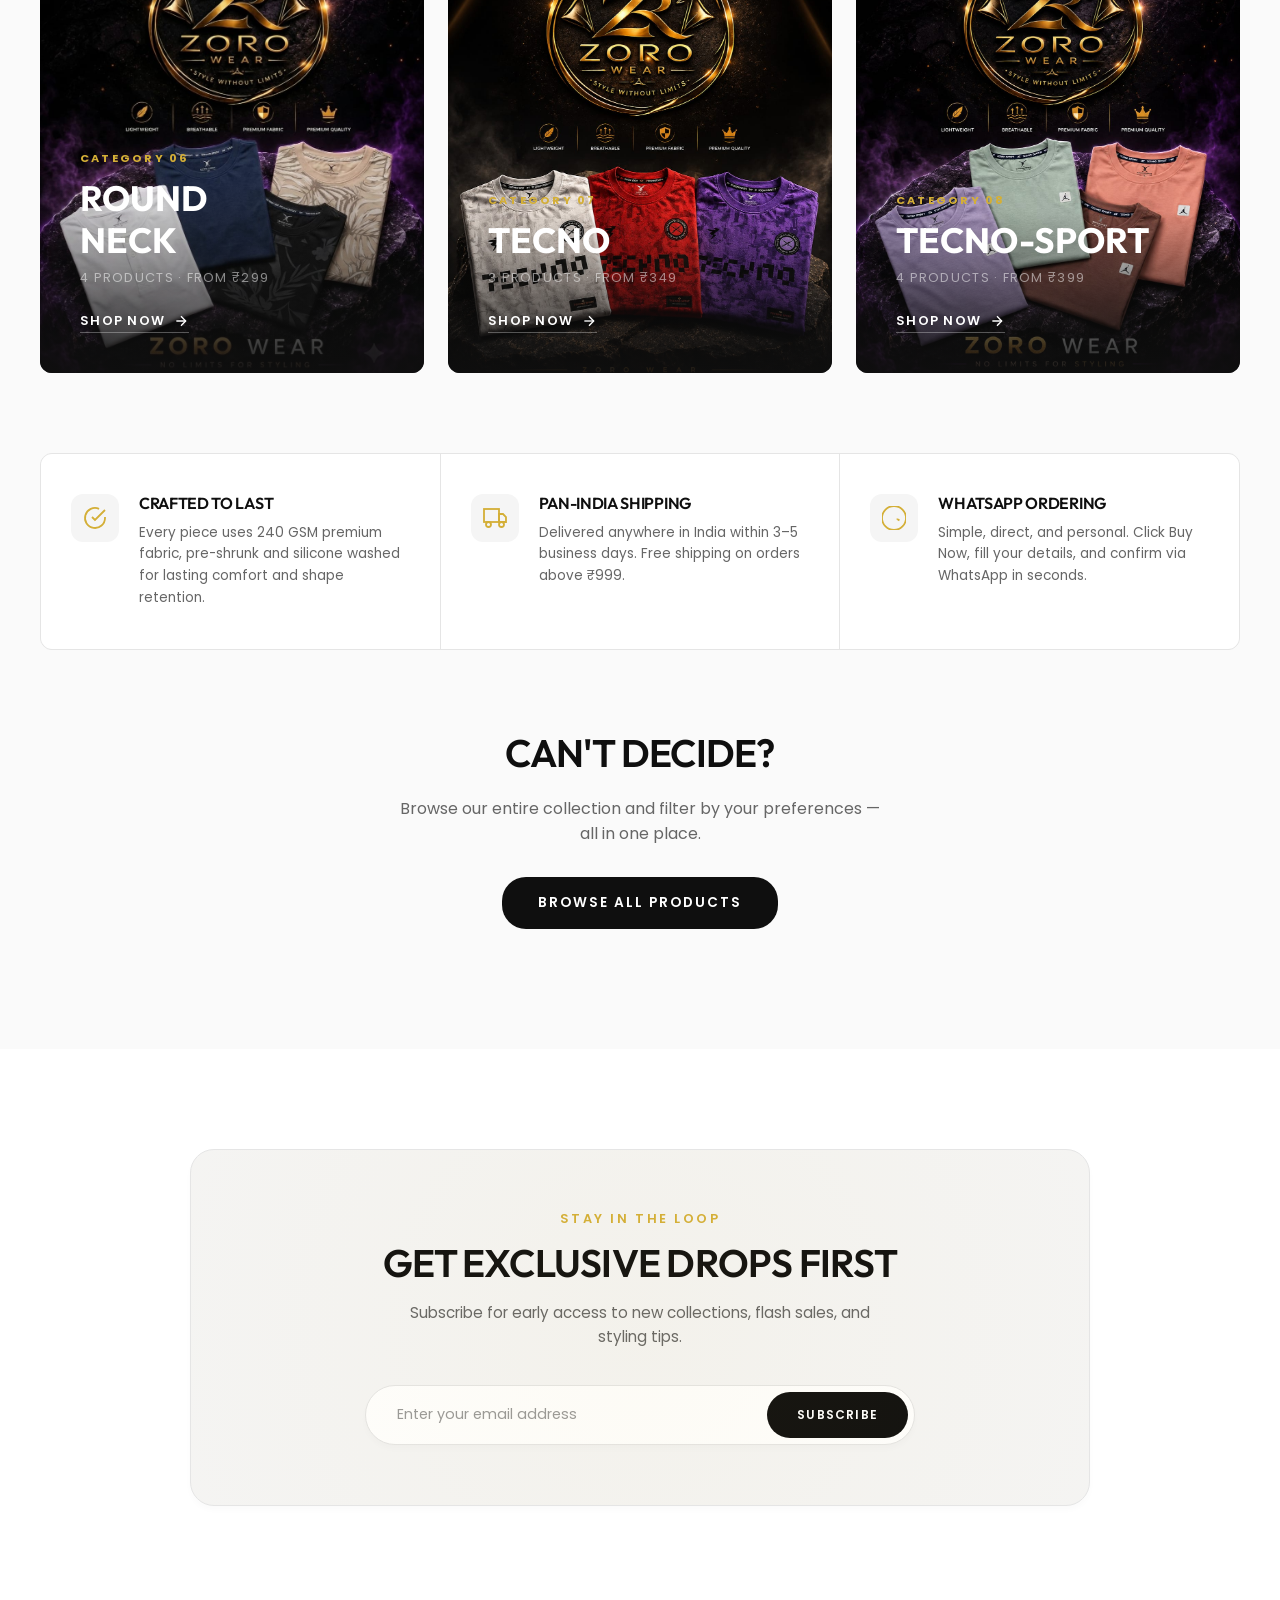
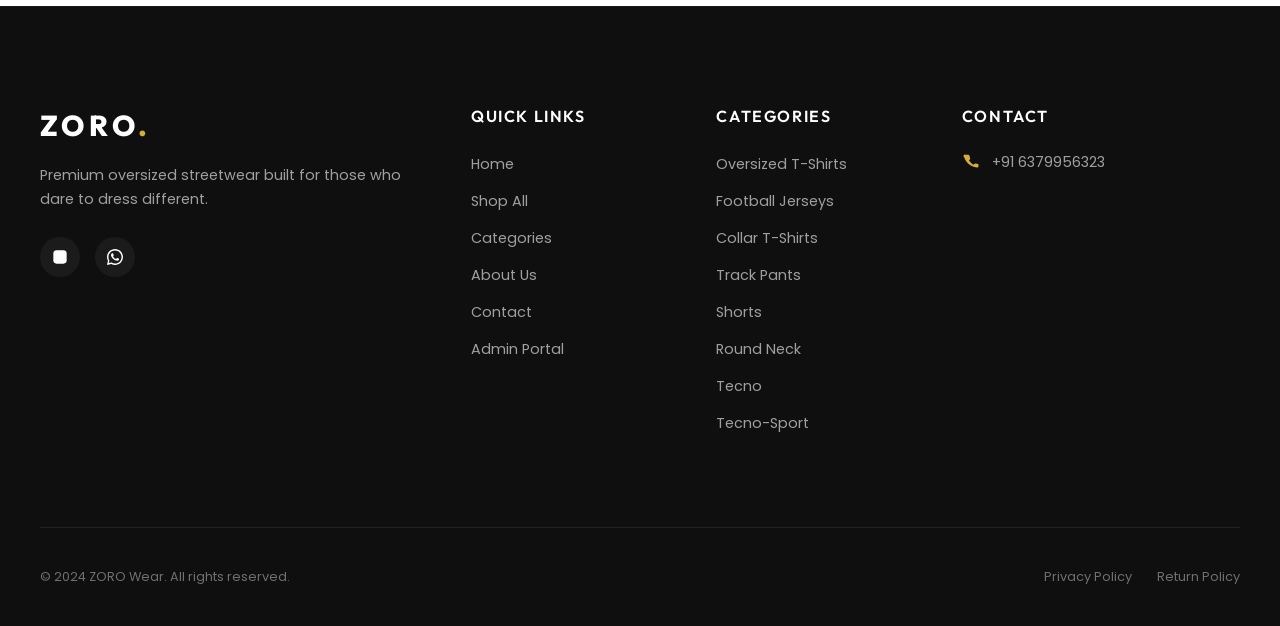
<file: categories.html>
<!DOCTYPE html>
<html lang="en">
<head>
  <meta charset="UTF-8" />
  <meta name="viewport" content="width=device-width, initial-scale=1.0" />
  <link rel="icon" type="image/jpeg" href="images/logo.jpeg">
  <link rel="apple-touch-icon" href="images/logo.jpeg">
  <title>Categories — ZORO Wear | Shop by Style</title>
  <meta name="description" content="Explore ZORO Wear categories — Oversized T-Shirts, Football Jerseys, Collar Tees, Track Pants, and Shorts. Find your perfect streetwear style." />
  <link rel="preconnect" href="https://fonts.googleapis.com" />
  <link rel="preconnect" href="https://fonts.gstatic.com" crossorigin />
  <link href="https://fonts.googleapis.com/css2?family=Outfit:wght@300;400;500;600;700;800&family=Poppins:wght@300;400;500;600;700&display=swap" rel="stylesheet" />
  <link rel="stylesheet" href="style.css" />
  <style>
    .big-cat-grid {
      display: grid;
      grid-template-columns: repeat(12, 1fr);
      gap: 24px;
    }
    .big-cat-card { position: relative; overflow: hidden; border-radius: var(--border-radius-md); cursor: pointer; }
    .big-cat-card:nth-child(1) { grid-column: span 7; height: 580px; }
    .big-cat-card:nth-child(2) { grid-column: span 5; height: 580px; }
    .big-cat-card:nth-child(3) { grid-column: span 4; height: 420px; }
    .big-cat-card:nth-child(4) { grid-column: span 4; height: 420px; }
    .big-cat-card:nth-child(5) { grid-column: span 4; height: 420px; }
    .big-cat-card:nth-child(6) { grid-column: span 4; height: 420px; }
    .big-cat-card:nth-child(7) { grid-column: span 4; height: 420px; }
    .big-cat-card:nth-child(8) { grid-column: span 4; height: 420px; }
    @media(max-width:1100px) {
      .big-cat-card:nth-child(1) { grid-column: span 12; height: 480px; }
      .big-cat-card:nth-child(2) { grid-column: span 12; height: 400px; }
      .big-cat-card:nth-child(3), .big-cat-card:nth-child(4) { grid-column: span 6; }
      .big-cat-card:nth-child(5), .big-cat-card:nth-child(6) { grid-column: span 6; }
      .big-cat-card:nth-child(7), .big-cat-card:nth-child(8) { grid-column: span 6; }
    }
    @media(max-width:600px) {
      .big-cat-card:nth-child(1),
      .big-cat-card:nth-child(2),
      .big-cat-card:nth-child(3),
      .big-cat-card:nth-child(4),
      .big-cat-card:nth-child(5),
      .big-cat-card:nth-child(6),
      .big-cat-card:nth-child(7),
      .big-cat-card:nth-child(8) { grid-column: span 12; height: 360px; }
    }
    .big-cat-card img {
      width: 100%; height: 100%; object-fit: cover;
      transition: transform 0.7s cubic-bezier(0.16,1,0.3,1);
    }
    .big-cat-card:hover img { transform: scale(1.07); }
    .big-cat-overlay {
      position: absolute; bottom: 0; left: 0; width: 100%;
      background: linear-gradient(to top, rgba(15,15,15,0.92) 0%, transparent 70%);
      padding: 50px 40px 40px;
    }
    .big-cat-label {
      font-size: 0.7rem; font-weight: 700; color: var(--gold-color);
      text-transform: uppercase; letter-spacing: 0.2em; margin-bottom: 10px;
    }
    .big-cat-title {
      font-family: var(--font-display); font-size: clamp(1.5rem,3vw,2.2rem);
      font-weight: 700; color: var(--white); text-transform: uppercase;
      line-height: 1.2; margin-bottom: 8px;
    }
    .big-cat-count {
      color: rgba(255,255,255,0.5); font-size: 0.8rem; letter-spacing: 0.1em;
      text-transform: uppercase; margin-bottom: 20px;
    }
    .big-cat-cta {
      display: inline-flex; align-items: center; gap: 8px;
      color: var(--white); font-size: 0.8rem; font-weight: 600;
      letter-spacing: 0.1em; text-transform: uppercase;
      border-bottom: 1px solid rgba(255,255,255,0.3);
      padding-bottom: 2px;
      transition: color 0.2s, border-color 0.2s;
    }
    .big-cat-cta svg { transition: transform 0.2s; }
    .big-cat-card:hover .big-cat-cta { color: var(--gold-color); border-color: var(--gold-color); }
    .big-cat-card:hover .big-cat-cta svg { transform: translateX(5px); }

    /* Feature strip */
    .cat-feature-strip {
      display: grid; grid-template-columns: repeat(3,1fr);
      gap: 1px; background: var(--border-color);
      border: 1px solid var(--border-color); border-radius: var(--border-radius-md);
      overflow: hidden; margin-top: 80px;
    }
    .cat-feature-item {
      background: var(--white); padding: 40px 30px;
      display: flex; align-items: flex-start; gap: 20px;
    }
    @media(max-width:768px) {
      .cat-feature-strip { grid-template-columns: 1fr; }
    }
    .cat-feature-icon {
      width: 48px; height: 48px; flex-shrink: 0;
      background: var(--light-gray); border-radius: 12px;
      display: flex; align-items: center; justify-content: center;
    }
    .cat-feature-icon svg { fill: none; stroke: var(--gold-color); stroke-width: 1.8; }
  </style>
</head>
<body>

<div id="preloader">
  <div class="preloader-logo"><span>Z</span><span>O</span><span>R</span><span>O</span></div>
  <div class="preloader-progress-bar"><div class="preloader-progress-fill"></div></div>
  <div class="preloader-percentage">0%</div>
</div>
<div class="scroll-progress-container"><div class="scroll-progress-bar"></div></div>

<div class="announcement-bar">🚚 Free Delivery above ₹999 &nbsp;|&nbsp; ✨ Use code ZORO20 for 20% OFF</div>

<header class="navbar-container scrolled">
  <nav class="navbar">
    <a href="index.html" class="nav-logo">
      <img src="./images/logo.jpeg" alt="ZORO Wear Logo" class="logo">
      ZORO<span style="color:var(--gold-color);">.</span>
    </a>
    <ul class="nav-links">
      <li><a href="index.html">Home</a></li>
      <li><a href="shop.html">Shop</a></li>
      <li><a href="categories.html" class="active">Categories</a></li>
      <li><a href="about.html">About</a></li>
      <li><a href="contact.html">Contact</a></li>
    </ul>
    <div class="nav-actions">
      <button class="nav-action-btn" onclick="openWishDrawer()" aria-label="Wishlist">
        <svg width="22" height="22" viewBox="0 0 24 24" fill="none" stroke="currentColor" stroke-width="1.8"><path d="M20.84 4.61a5.5 5.5 0 00-7.78 0L12 5.67l-1.06-1.06a5.5 5.5 0 00-7.78 7.78l1.06 1.06L12 21.23l7.78-7.78 1.06-1.06a5.5 5.5 0 000-7.78z"/></svg>
        <span class="nav-badge wish-badge" style="display:none">0</span>
      </button>
      <button class="nav-action-btn" onclick="openCartDrawer()" aria-label="Cart">
        <svg width="22" height="22" viewBox="0 0 24 24" fill="none" stroke="currentColor" stroke-width="1.8"><path d="M6 2L3 6v14a2 2 0 002 2h14a2 2 0 002-2V6l-3-4z"/><line x1="3" y1="6" x2="21" y2="6"/><path d="M16 10a4 4 0 01-8 0"/></svg>
        <span class="nav-badge cart-badge" style="display:none">0</span>
      </button>
      <button class="hamburger-menu" aria-label="Menu"><span></span><span></span><span></span></button>
    </div>
  </nav>
</header>

<nav class="mobile-nav">
  <a href="index.html">Home</a><a href="shop.html">Shop</a>
  <a href="categories.html">Categories</a><a href="about.html">About</a><a href="contact.html">Contact</a>
</nav>

<!-- Page Header -->
<section style="background:var(--primary-color);padding:80px 40px 60px;text-align:center;">
  <span class="section-subtitle" style="color:var(--gold-color);display:block;margin-bottom:12px;">Shop by Style</span>
  <h1 style="color:var(--white);font-size:clamp(2.5rem,5vw,4rem);font-family:var(--font-display);text-transform:uppercase;">Categories</h1>
  <p style="color:rgba(255,255,255,0.6);margin-top:15px;max-width:500px;margin-inline:auto;font-size:0.95rem;line-height:1.6;">Explore our curated collections and find the perfect piece for every mood and occasion.</p>
</section>

<!-- Big Category Mosaic -->
<main style="max-width:1400px;margin:0 auto;padding:80px 40px 120px;">
  <div class="big-cat-grid">

    <!-- Oversized T-Shirts -->
    <a href="shop.html?category=Oversized+T-Shirts" class="big-cat-card reveal reveal-fade-up">
      <img src="./images/oversize-1.jpeg" alt="Oversized T-Shirts" loading="lazy" />
      <div class="big-cat-overlay">
        <div class="big-cat-label">Category 01</div>
        <div class="big-cat-title">Oversized<br>T-Shirts</div>
        <div class="big-cat-count">5 Products · From ₹399</div>
        <span class="big-cat-cta">Shop Now <svg width="16" height="16" viewBox="0 0 24 24" fill="none" stroke="currentColor" stroke-width="2"><line x1="5" y1="12" x2="19" y2="12"/><polyline points="12 5 19 12 12 19"/></svg></span>
      </div>
    </a>

    <!-- Football Jerseys -->
    <a href="shop.html?category=Football+Jerseys" class="big-cat-card reveal reveal-fade-right">
      <img src="./images/jersey-1.jpeg" alt="Football Jerseys" loading="lazy" />
      <div class="big-cat-overlay">
        <div class="big-cat-label">Category 02</div>
        <div class="big-cat-title">Football<br>Jerseys</div>
        <div class="big-cat-count">2 Products · From ₹249</div>
        <span class="big-cat-cta">Shop Now <svg width="16" height="16" viewBox="0 0 24 24" fill="none" stroke="currentColor" stroke-width="2"><line x1="5" y1="12" x2="19" y2="12"/><polyline points="12 5 19 12 12 19"/></svg></span>
      </div>
    </a>

    <!-- Collar T-Shirts -->
    <a href="shop.html?category=Collar+T-Shirts" class="big-cat-card reveal reveal-fade-up" data-delay="50">
      <img src="./images/collartshirt.jpeg" alt="Collar T-Shirts" loading="lazy" />
      <div class="big-cat-overlay">
        <div class="big-cat-label">Category 03</div>
        <div class="big-cat-title">Collar<br>T-Shirts</div>
        <div class="big-cat-count">2 Products · From ₹249</div>
        <span class="big-cat-cta">Shop Now <svg width="16" height="16" viewBox="0 0 24 24" fill="none" stroke="currentColor" stroke-width="2"><line x1="5" y1="12" x2="19" y2="12"/><polyline points="12 5 19 12 12 19"/></svg></span>
      </div>
    </a>

    <!-- Track Pants -->
    <a href="shop.html?category=Track+Pants" class="big-cat-card reveal reveal-fade-up" data-delay="100">
      <img src="./images/track-1.jpeg" alt="Track Pants" loading="lazy" />
      <div class="big-cat-overlay">
        <div class="big-cat-label">Category 04</div>
        <div class="big-cat-title">Track<br>Pants</div>
        <div class="big-cat-count">1 Product · From ₹249</div>
        <span class="big-cat-cta">Shop Now <svg width="16" height="16" viewBox="0 0 24 24" fill="none" stroke="currentColor" stroke-width="2"><line x1="5" y1="12" x2="19" y2="12"/><polyline points="12 5 19 12 12 19"/></svg></span>
      </div>
    </a>

    <!-- Shorts -->
    <a href="shop.html?category=Shorts" class="big-cat-card reveal reveal-fade-up" data-delay="150">
      <img src="./images/shorts-1.jpeg" alt="Shorts" loading="lazy" />
      <div class="big-cat-overlay">
        <div class="big-cat-label">Category 05</div>
        <div class="big-cat-title">Shorts</div>
        <div class="big-cat-count">1 Product · From ₹199</div>
        <span class="big-cat-cta">Shop Now <svg width="16" height="16" viewBox="0 0 24 24" fill="none" stroke="currentColor" stroke-width="2"><line x1="5" y1="12" x2="19" y2="12"/><polyline points="12 5 19 12 12 19"/></svg></span>
      </div>
    </a>

    <!-- Round Neck -->
    <a href="shop.html?category=Round+Neck" class="big-cat-card reveal reveal-fade-up" data-delay="200">
      <img src="./images/roundneck-main.jpeg" alt="Round Neck" loading="lazy" />
      <div class="big-cat-overlay">
        <div class="big-cat-label">Category 06</div>
        <div class="big-cat-title">Round<br>Neck</div>
        <div class="big-cat-count">4 Products · From ₹299</div>
        <span class="big-cat-cta">Shop Now <svg width="16" height="16" viewBox="0 0 24 24" fill="none" stroke="currentColor" stroke-width="2"><line x1="5" y1="12" x2="19" y2="12"/><polyline points="12 5 19 12 12 19"/></svg></span>
      </div>
    </a>

    <!-- Tecno -->
    <a href="shop.html?category=Tecno" class="big-cat-card reveal reveal-fade-up" data-delay="250">
      <img src="./images/tecno-main.jpeg" alt="Tecno" loading="lazy" />
      <div class="big-cat-overlay">
        <div class="big-cat-label">Category 07</div>
        <div class="big-cat-title">Tecno</div>
        <div class="big-cat-count">3 Products · From ₹349</div>
        <span class="big-cat-cta">Shop Now <svg width="16" height="16" viewBox="0 0 24 24" fill="none" stroke="currentColor" stroke-width="2"><line x1="5" y1="12" x2="19" y2="12"/><polyline points="12 5 19 12 12 19"/></svg></span>
      </div>
    </a>

    <!-- Tecno-Sport -->
    <a href="shop.html?category=Tecno-Sport" class="big-cat-card reveal reveal-fade-up" data-delay="300">
      <img src="./images/tecnosport-main.jpeg" alt="Tecno-Sport" loading="lazy" />
      <div class="big-cat-overlay">
        <div class="big-cat-label">Category 08</div>
        <div class="big-cat-title">Tecno-Sport</div>
        <div class="big-cat-count">4 Products · From ₹399</div>
        <span class="big-cat-cta">Shop Now <svg width="16" height="16" viewBox="0 0 24 24" fill="none" stroke="currentColor" stroke-width="2"><line x1="5" y1="12" x2="19" y2="12"/><polyline points="12 5 19 12 12 19"/></svg></span>
      </div>
    </a>
  </div>

  <!-- Feature Strip -->
  <div class="cat-feature-strip reveal reveal-fade-up">
    <div class="cat-feature-item">
      <div class="cat-feature-icon"><svg viewBox="0 0 24 24" width="24" height="24"><path d="M22 11.08V12a10 10 0 11-5.93-9.14"/><polyline points="22 4 12 14.01 9 11.01"/></svg></div>
      <div>
        <h3 style="font-size:1rem;text-transform:uppercase;margin-bottom:8px;">Crafted to Last</h3>
        <p style="font-size:0.85rem;line-height:1.6;color:var(--text-light);">Every piece uses 240 GSM premium fabric, pre-shrunk and silicone washed for lasting comfort and shape retention.</p>
      </div>
    </div>
    <div class="cat-feature-item">
      <div class="cat-feature-icon"><svg viewBox="0 0 24 24" width="24" height="24"><rect x="1" y="3" width="15" height="13"/><polygon points="16 8 20 8 23 11 23 16 16 16 16 8"/><circle cx="5.5" cy="18.5" r="2.5"/><circle cx="18.5" cy="18.5" r="2.5"/></svg></div>
      <div>
        <h3 style="font-size:1rem;text-transform:uppercase;margin-bottom:8px;">Pan-India Shipping</h3>
        <p style="font-size:0.85rem;line-height:1.6;color:var(--text-light);">Delivered anywhere in India within 3–5 business days. Free shipping on orders above ₹999.</p>
      </div>
    </div>
    <div class="cat-feature-item">
      <div class="cat-feature-icon"><svg viewBox="0 0 24 24" width="24" height="24"><path d="M17.472 14.382c-.297-.149-1.758-.867-2.03-.967-.273-.099-.471-.148-.67.15"/><path d="M12 0C5.373 0 0 5.373 0 12s5.373 12 12 12 12-5.373 12-12S18.627 0 12 0z"/></svg></div>
      <div>
        <h3 style="font-size:1rem;text-transform:uppercase;margin-bottom:8px;">WhatsApp Ordering</h3>
        <p style="font-size:0.85rem;line-height:1.6;color:var(--text-light);">Simple, direct, and personal. Click Buy Now, fill your details, and confirm via WhatsApp in seconds.</p>
      </div>
    </div>
  </div>

  <!-- Browse All CTA -->
  <div style="text-align:center;margin-top:80px;" class="reveal reveal-zoom-in">
    <h2 style="font-size:clamp(1.8rem,3vw,2.5rem);text-transform:uppercase;margin-bottom:20px;">Can't Decide?</h2>
    <p style="color:var(--text-light);max-width:500px;margin:0 auto 30px;line-height:1.6;">Browse our entire collection and filter by your preferences — all in one place.</p>
    <a href="shop.html" class="btn btn-dark">Browse All Products</a>
  </div>
</main>

<!-- Newsletter -->
<section class="newsletter-section">
  <div class="newsletter-card reveal reveal-zoom-in">
    <span class="section-subtitle">Stay in the Loop</span>
    <h2>Get Exclusive Drops First</h2>
    <p>Subscribe for early access to new collections, flash sales, and styling tips.</p>
    <form class="newsletter-form" id="newsletter-form">
      <input type="email" class="newsletter-input" placeholder="Enter your email address" required />
      <button type="submit" class="newsletter-btn">Subscribe</button>
    </form>
  </div>
</section>

<!-- Footer -->
<footer class="footer">
  <div class="footer-grid">
    <div class="footer-col footer-about">
      <div class="footer-logo">ZORO<span style="color:var(--gold-color);">.</span></div>
      <p>Premium oversized streetwear built for those who dare to dress different.</p>
      <div class="footer-socials">
        <a href="https://instagram.com/zoro_wear" target="_blank" class="social-link" aria-label="Instagram"><svg viewBox="0 0 24 24"><rect x="2" y="2" width="20" height="20" rx="5" ry="5"/><path d="M16 11.37A4 4 0 1112.63 8 4 4 0 0116 11.37z"/><line x1="17.5" y1="6.5" x2="17.51" y2="6.5"/></svg></a>
        <a href="https://wa.me/916379956323" target="_blank" class="social-link" aria-label="WhatsApp"><svg viewBox="0 0 24 24"><path d="M17.472 14.382c-.297-.149-1.758-.867-2.03-.967-.273-.099-.471-.148-.67.15-.197.297-.767.966-.94 1.164-.173.199-.347.223-.644.075-.297-.15-1.255-.463-2.39-1.475-.883-.788-1.48-1.761-1.653-2.059-.173-.297-.018-.458.13-.606.134-.133.298-.347.446-.52.149-.174.198-.298.298-.497.099-.198.05-.371-.025-.52-.075-.149-.669-1.612-.916-2.207-.242-.579-.487-.5-.669-.51-.173-.008-.371-.01-.57-.01-.198 0-.52.074-.792.372-.272.297-1.04 1.016-1.04 2.479 0 1.462 1.065 2.875 1.213 3.074.149.198 2.096 3.2 5.077 4.487.709.306 1.262.489 1.694.625.712.227 1.36.195 1.871.118.571-.085 1.758-.719 2.006-1.413.248-.694.248-1.289.173-1.413-.074-.124-.272-.198-.57-.347z"/><path d="M12 0C5.373 0 0 5.373 0 12c0 2.025.507 3.934 1.399 5.61L0 24l6.554-1.376A11.94 11.94 0 0012 24c6.627 0 12-5.373 12-12S18.627 0 12 0zm0 21.818a9.805 9.805 0 01-5.032-1.387l-.36-.214-3.889.816.825-3.773-.235-.375A9.81 9.81 0 012.182 12c0-5.423 4.414-9.818 9.818-9.818 5.423 0 9.818 4.395 9.818 9.818 0 5.424-4.395 9.818-9.818 9.818z"/></svg></a>
      </div>
    </div>
    <div class="footer-col"><h3>Quick Links</h3><ul class="footer-links"><li><a href="index.html">Home</a></li><li><a href="shop.html">Shop All</a></li><li><a href="categories.html">Categories</a></li><li><a href="about.html">About Us</a></li><li><a href="contact.html">Contact</a></li><li><a href="admin.html">Admin Portal</a></li></ul></div>
    <div class="footer-col"><h3>Categories</h3><ul class="footer-links"><li><a href="shop.html?category=Oversized+T-Shirts">Oversized T-Shirts</a></li><li><a href="shop.html?category=Football+Jerseys">Football Jerseys</a></li><li><a href="shop.html?category=Collar+T-Shirts">Collar T-Shirts</a></li><li><a href="shop.html?category=Track+Pants">Track Pants</a></li><li><a href="shop.html?category=Shorts">Shorts</a></li><li><a href="shop.html?category=Round+Neck">Round Neck</a></li><li><a href="shop.html?category=Tecno">Tecno</a></li><li><a href="shop.html?category=Tecno-Sport">Tecno-Sport</a></li></ul></div>
    <div class="footer-col"><h3>Contact</h3><ul class="footer-contact-details"><li><svg viewBox="0 0 24 24"><path d="M22 16.92v3a2 2 0 01-2.18 2 19.79 19.79 0 01-8.63-3.07A19.5 19.5 0 013.07 8.62 2 2 0 015.08 5h3a2 2 0 012 1.72c.127.96.361 1.903.7 2.81a2 2 0 01-.45 2.11L9.09 12a16 16 0 006.29 6.29l1.06-1.06a2 2 0 012.11-.45c.907.339 1.85.573 2.81.7A2 2 0 0122 19.73v-.01-2.8z"/></svg><span>+91 6379956323</span></li></ul></div>
  </div>
  <div class="footer-bottom">
    <p>© 2024 ZORO Wear. All rights reserved.</p>
    <div class="footer-bottom-links"><a href="#">Privacy Policy</a><a href="#">Return Policy</a></div>
  </div>
</footer>

<div class="drawer-overlay" id="drawer-overlay"></div>
<div class="drawer" id="cart-drawer" role="dialog"><div class="drawer-header"><div class="drawer-title"><svg width="20" height="20" viewBox="0 0 24 24" fill="none" stroke="currentColor" stroke-width="1.8"><path d="M6 2L3 6v14a2 2 0 002 2h14a2 2 0 002-2V6l-3-4z"/><line x1="3" y1="6" x2="21" y2="6"/><path d="M16 10a4 4 0 01-8 0"/></svg>Your Cart</div><button class="close-drawer-btn" onclick="closeCartDrawer()"><svg width="20" height="20" viewBox="0 0 24 24" fill="none" stroke="currentColor" stroke-width="2"><line x1="18" y1="6" x2="6" y2="18"/><line x1="6" y1="6" x2="18" y2="18"/></svg></button></div><div class="drawer-body" id="cart-drawer-body"></div><div id="cart-drawer-footer" style="display:none;" class="drawer-footer"></div></div>
<div class="drawer" id="wish-drawer" role="dialog"><div class="drawer-header"><div class="drawer-title"><svg width="20" height="20" viewBox="0 0 24 24" fill="none" stroke="currentColor" stroke-width="1.8"><path d="M20.84 4.61a5.5 5.5 0 00-7.78 0L12 5.67l-1.06-1.06a5.5 5.5 0 00-7.78 7.78l1.06 1.06L12 21.23l7.78-7.78 1.06-1.06a5.5 5.5 0 000-7.78z"/></svg>Wishlist</div><button class="close-drawer-btn" onclick="closeWishDrawer()"><svg width="20" height="20" viewBox="0 0 24 24" fill="none" stroke="currentColor" stroke-width="2"><line x1="18" y1="6" x2="6" y2="18"/><line x1="6" y1="6" x2="18" y2="18"/></svg></button></div><div class="drawer-body" id="wish-drawer-body"></div></div>
<div class="modal-overlay" id="quickview-modal" role="dialog"><div class="modal-wrapper"><button class="close-modal-btn" onclick="closeQuickView()"><svg width="18" height="18" viewBox="0 0 24 24" fill="none" stroke="currentColor" stroke-width="2"><line x1="18" y1="6" x2="6" y2="18"/><line x1="6" y1="6" x2="18" y2="18"/></svg></button><div id="quickview-content"></div></div></div>
<div class="modal-overlay" id="order-modal" role="dialog"><div class="modal-wrapper" style="max-width:650px;"><button class="close-modal-btn" onclick="closeOrderModal()"><svg width="18" height="18" viewBox="0 0 24 24" fill="none" stroke="currentColor" stroke-width="2"><line x1="18" y1="6" x2="6" y2="18"/><line x1="6" y1="6" x2="18" y2="18"/></svg></button><div id="order-modal-content"></div></div></div>

<div class="floating-actions-container">
  <a href="https://wa.me/916379956323" target="_blank" class="floating-btn floating-whatsapp" aria-label="WhatsApp"><svg viewBox="0 0 24 24"><path d="M17.472 14.382c-.297-.149-1.758-.867-2.03-.967-.273-.099-.471-.148-.67.15-.197.297-.767.966-.94 1.164-.173.199-.347.223-.644.075-.297-.15-1.255-.463-2.39-1.475-.883-.788-1.48-1.761-1.653-2.059-.173-.297-.018-.458.13-.606.134-.133.298-.347.446-.52.149-.174.198-.298.298-.497.099-.198.05-.371-.025-.52-.075-.149-.669-1.612-.916-2.207-.242-.579-.487-.5-.669-.51-.173-.008-.371-.01-.57-.01-.198 0-.52.074-.792.372-.272.297-1.04 1.016-1.04 2.479 0 1.462 1.065 2.875 1.213 3.074.149.198 2.096 3.2 5.077 4.487.709.306 1.262.489 1.694.625.712.227 1.36.195 1.871.118.571-.085 1.758-.719 2.006-1.413.248-.694.248-1.289.173-1.413-.074-.124-.272-.198-.57-.347z"/><path d="M12 0C5.373 0 0 5.373 0 12c0 2.025.507 3.934 1.399 5.61L0 24l6.554-1.376A11.94 11.94 0 0012 24c6.627 0 12-5.373 12-12S18.627 0 12 0zm0 21.818a9.805 9.805 0 01-5.032-1.387l-.36-.214-3.889.816.825-3.773-.235-.375A9.81 9.81 0 012.182 12c0-5.423 4.414-9.818 9.818-9.818 5.423 0 9.818 4.395 9.818 9.818 0 5.424-4.395 9.818-9.818 9.818z"/></svg></a>
  <a href="https://instagram.com/zoro_wear" target="_blank" class="floating-btn floating-instagram" aria-label="Instagram"><svg viewBox="0 0 24 24"><rect x="2" y="2" width="20" height="20" rx="5" ry="5"/><path d="M16 11.37A4 4 0 1112.63 8 4 4 0 0116 11.37z"/><line x1="17.5" y1="6.5" x2="17.51" y2="6.5"/></svg></a>
  <button class="floating-btn floating-back-top" id="back-top-btn" aria-label="Back to top"><svg viewBox="0 0 24 24"><line x1="12" y1="19" x2="12" y2="5"/><polyline points="5 12 12 5 19 12"/></svg></button>
</div>

<script src="products.js"></script>
<script src="script.js"></script>
</body>
</html>
</file>
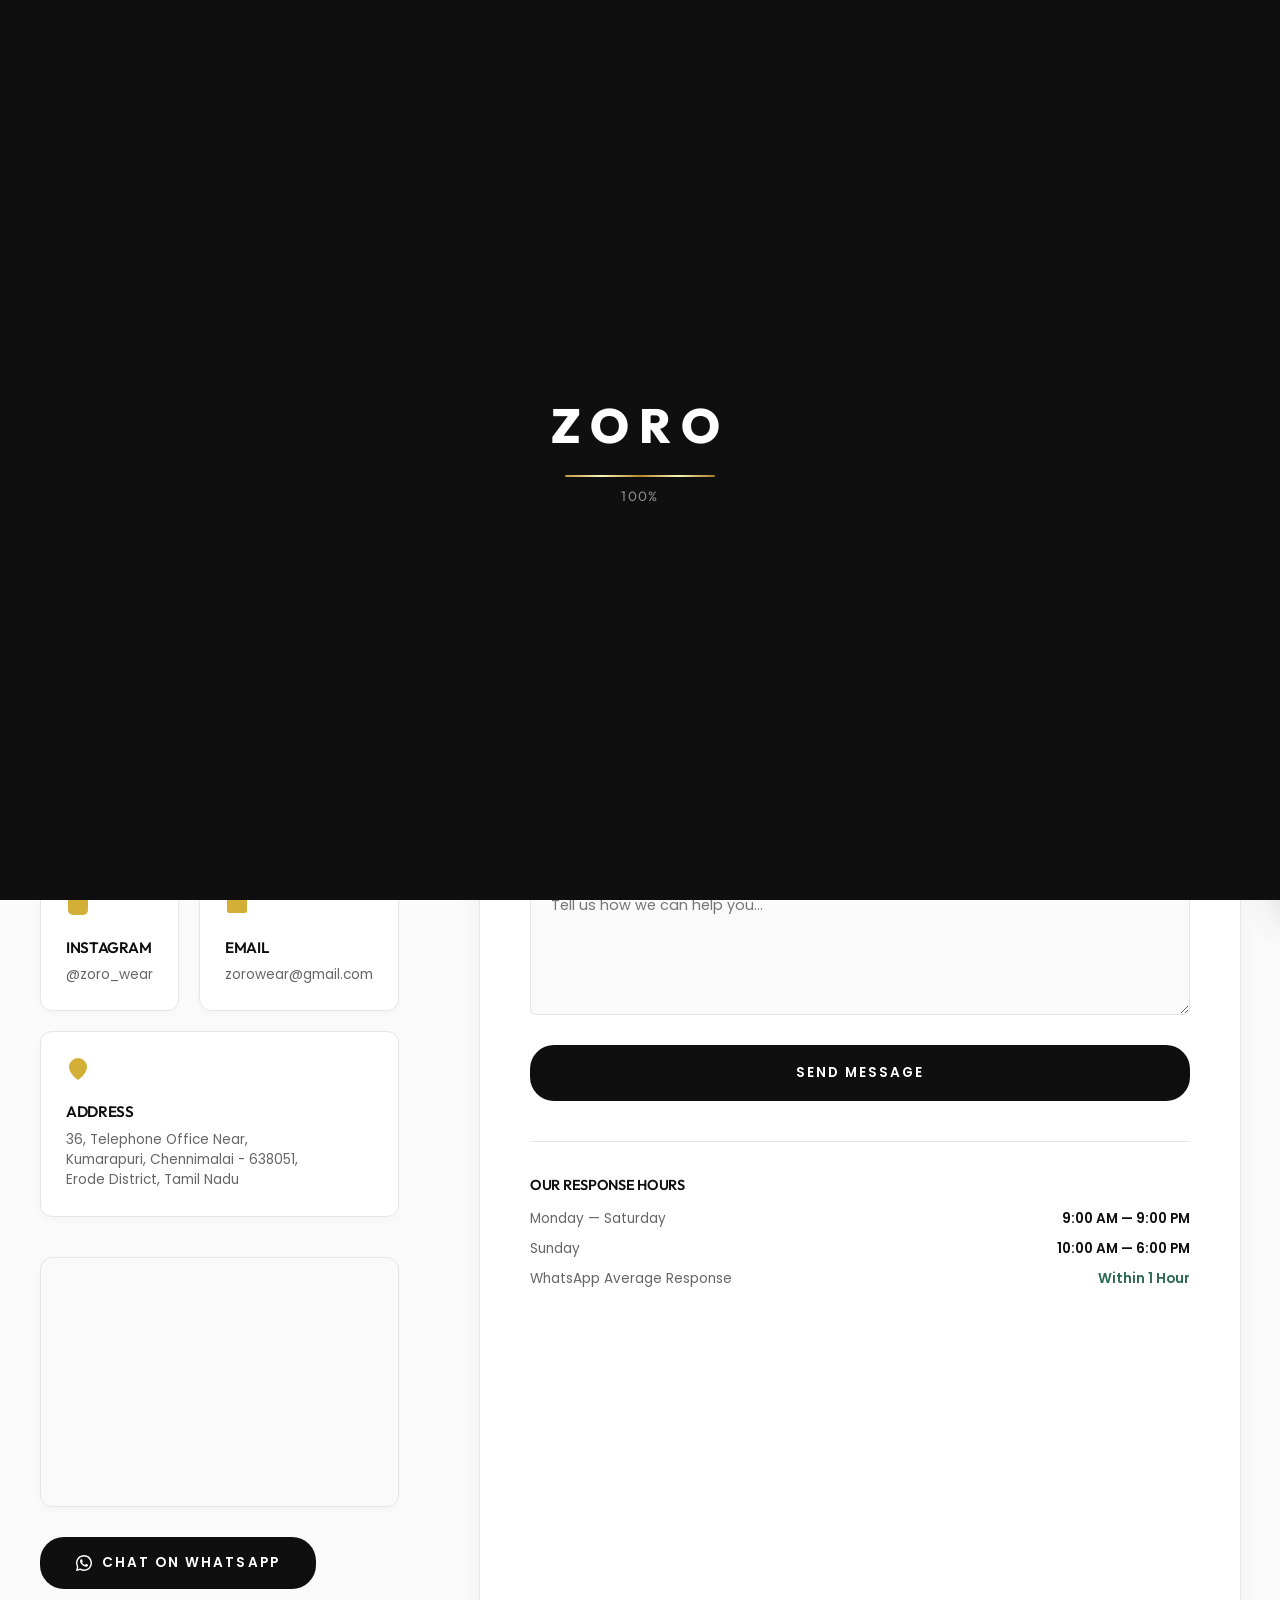
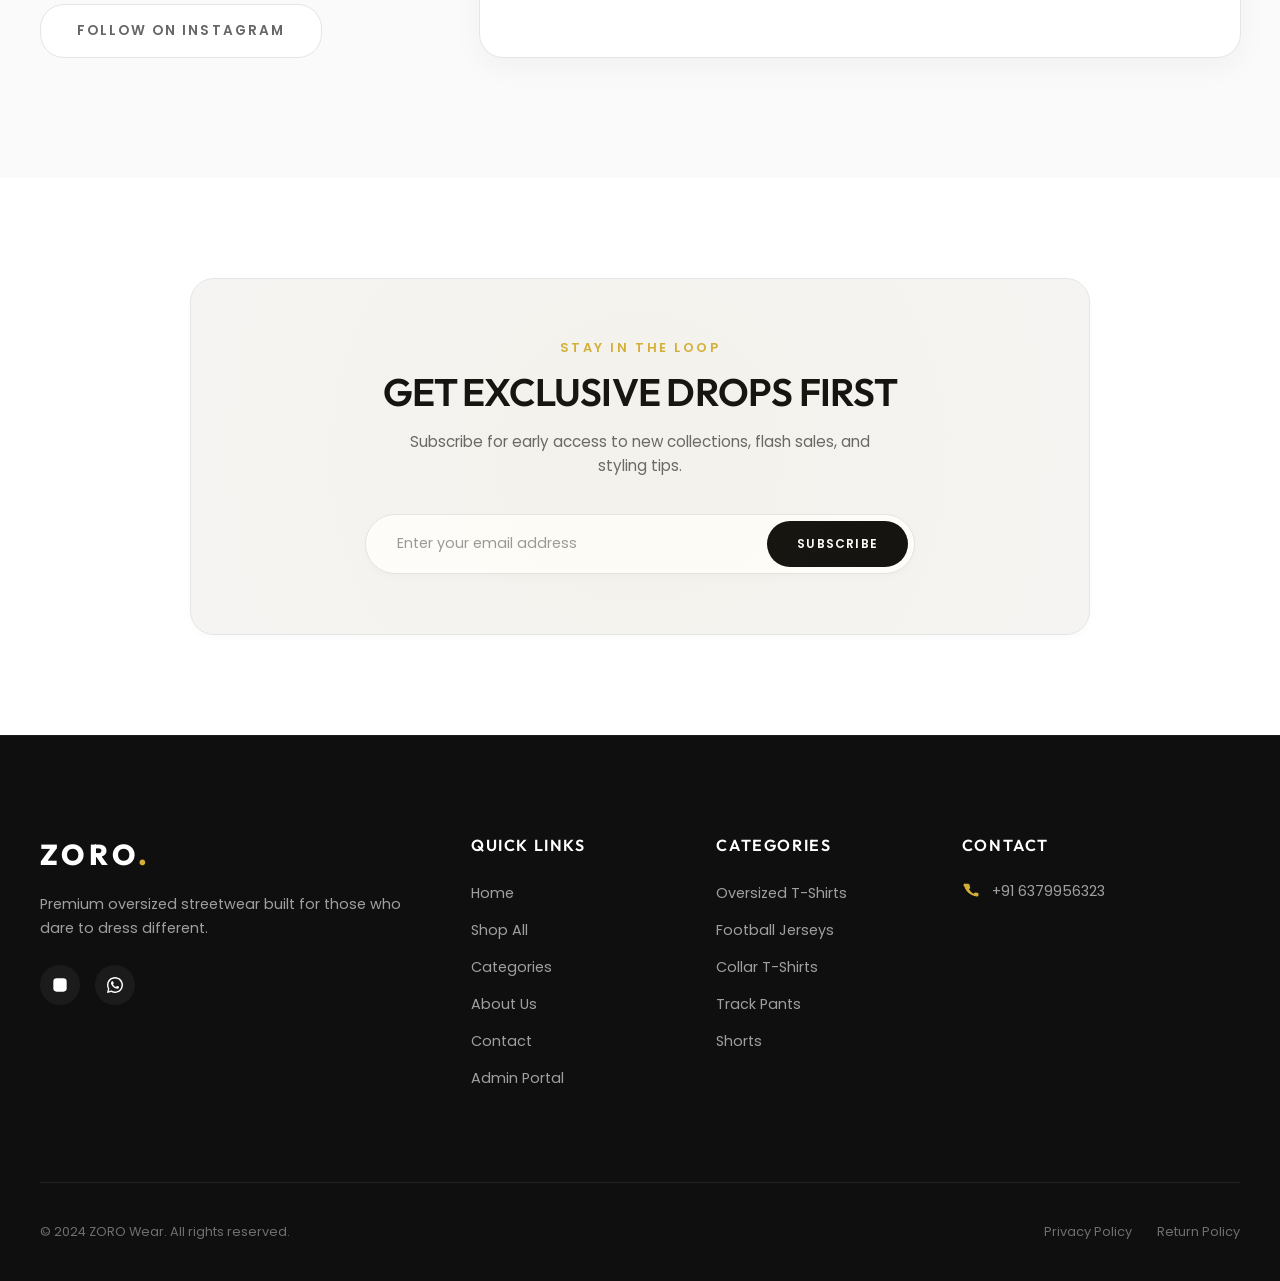
<file: contact.html>
<!DOCTYPE html>
<html lang="en">
<head>
  <meta charset="UTF-8" />
  <meta name="viewport" content="width=device-width, initial-scale=1.0" />
  <link rel="icon" type="image/jpeg" href="images/logo.jpeg">
  <link rel="apple-touch-icon" href="images/logo.jpeg">
  <title>Contact — ZORO Wear | Get in Touch</title>
  <meta name="description" content="Contact ZORO Wear via WhatsApp, Instagram, phone, or email. We're based in Chennimalai, Tamil Nadu and ship across India." />
  <link rel="preconnect" href="https://fonts.googleapis.com" />
  <link rel="preconnect" href="https://fonts.gstatic.com" crossorigin />
  <link href="https://fonts.googleapis.com/css2?family=Outfit:wght@300;400;500;600;700;800&family=Poppins:wght@300;400;500;600;700&display=swap" rel="stylesheet" />
  <link rel="stylesheet" href="style.css" />
</head>
<body>

<div id="preloader">
  <div class="preloader-logo"><span>Z</span><span>O</span><span>R</span><span>O</span></div>
  <div class="preloader-progress-bar"><div class="preloader-progress-fill"></div></div>
  <div class="preloader-percentage">0%</div>
</div>
<div class="scroll-progress-container"><div class="scroll-progress-bar"></div></div>

<div class="announcement-bar">🚚 Free Delivery above ₹999 &nbsp;|&nbsp; ✨ Use code ZORO20 for 20% OFF</div>

<header class="navbar-container scrolled">
  <nav class="navbar">
    <a href="index.html" class="nav-logo">
      <img src="./images/logo.jpeg" alt="ZORO Wear Logo" class="logo">
      ZORO<span style="color:var(--gold-color);">.</span>
    </a>
    <ul class="nav-links">
      <li><a href="index.html">Home</a></li>
      <li><a href="shop.html">Shop</a></li>
      <li><a href="categories.html">Categories</a></li>
      <li><a href="about.html">About</a></li>
      <li><a href="contact.html" class="active">Contact</a></li>
    </ul>
    <div class="nav-actions">
      <button class="nav-action-btn" onclick="openWishDrawer()" aria-label="Wishlist">
        <svg width="22" height="22" viewBox="0 0 24 24" fill="none" stroke="currentColor" stroke-width="1.8"><path d="M20.84 4.61a5.5 5.5 0 00-7.78 0L12 5.67l-1.06-1.06a5.5 5.5 0 00-7.78 7.78l1.06 1.06L12 21.23l7.78-7.78 1.06-1.06a5.5 5.5 0 000-7.78z"/></svg>
        <span class="nav-badge wish-badge" style="display:none">0</span>
      </button>
      <button class="nav-action-btn" onclick="openCartDrawer()" aria-label="Cart">
        <svg width="22" height="22" viewBox="0 0 24 24" fill="none" stroke="currentColor" stroke-width="1.8"><path d="M6 2L3 6v14a2 2 0 002 2h14a2 2 0 002-2V6l-3-4z"/><line x1="3" y1="6" x2="21" y2="6"/><path d="M16 10a4 4 0 01-8 0"/></svg>
        <span class="nav-badge cart-badge" style="display:none">0</span>
      </button>
      <button class="hamburger-menu" aria-label="Menu"><span></span><span></span><span></span></button>
    </div>
  </nav>
</header>

<nav class="mobile-nav">
  <a href="index.html">Home</a><a href="shop.html">Shop</a>
  <a href="categories.html">Categories</a><a href="about.html">About</a><a href="contact.html">Contact</a>
</nav>

<!-- Page Header -->
<section style="background:var(--primary-color);padding:80px 40px 60px;text-align:center;" aria-label="Contact header">
  <span class="section-subtitle" style="color:var(--gold-color);display:block;margin-bottom:12px;">We'd Love to Hear From You</span>
  <h1 style="color:var(--white);font-size:clamp(2.5rem,5vw,4rem);font-family:var(--font-display);text-transform:uppercase;">Contact Us</h1>
  <p style="color:rgba(255,255,255,0.6);margin-top:15px;max-width:500px;margin-inline:auto;font-size:0.95rem;line-height:1.6;">Reach out for orders, size queries, collabs, or just to say hello. We reply fast.</p>
</section>

<!-- Contact Body -->
<main style="max-width:1400px;margin:0 auto;padding:80px 40px 120px;" aria-label="Contact information and form">
  <div class="contact-layout">

    <!-- Left Info Column -->
    <div class="contact-info-col reveal reveal-fade-left">
      <span class="section-subtitle">Reach Us</span>
      <h2>Let's Connect</h2>
      <p class="desc">Whether you have a question about sizing, want to track an order, or just want to chat fashion — we're always just a message away.</p>

      <div class="contact-cards-grid">
        <!-- Phone -->
        <div class="contact-detail-card glow-card">
          <svg viewBox="0 0 24 24"><path d="M22 16.92v3a2 2 0 01-2.18 2 19.79 19.79 0 01-8.63-3.07A19.5 19.5 0 013.07 8.62 2 2 0 015.08 5h3a2 2 0 012 1.72c.127.96.361 1.903.7 2.81a2 2 0 01-.45 2.11L9.09 12a16 16 0 006.29 6.29l1.06-1.06a2 2 0 012.11-.45c.907.339 1.85.573 2.81.7A2 2 0 0122 19.73v-.01-2.8z"/></svg>
          <h4>Phone</h4>
          <p><a href="tel:+916379956323">+91 63799 56323</a></p>
        </div>
        <!-- WhatsApp -->
        <div class="contact-detail-card glow-card">
          <svg viewBox="0 0 24 24"><path d="M17.472 14.382c-.297-.149-1.758-.867-2.03-.967-.273-.099-.471-.148-.67.15-.197.297-.767.966-.94 1.164-.173.199-.347.223-.644.075-.297-.15-1.255-.463-2.39-1.475-.883-.788-1.48-1.761-1.653-2.059-.173-.297-.018-.458.13-.606.134-.133.298-.347.446-.52.149-.174.198-.298.298-.497.099-.198.05-.371-.025-.52-.075-.149-.669-1.612-.916-2.207-.242-.579-.487-.5-.669-.51-.173-.008-.371-.01-.57-.01-.198 0-.52.074-.792.372-.272.297-1.04 1.016-1.04 2.479 0 1.462 1.065 2.875 1.213 3.074.149.198 2.096 3.2 5.077 4.487.709.306 1.262.489 1.694.625.712.227 1.36.195 1.871.118.571-.085 1.758-.719 2.006-1.413.248-.694.248-1.289.173-1.413-.074-.124-.272-.198-.57-.347z"/><path d="M12 0C5.373 0 0 5.373 0 12c0 2.025.507 3.934 1.399 5.61L0 24l6.554-1.376A11.94 11.94 0 0012 24c6.627 0 12-5.373 12-12S18.627 0 12 0zm0 21.818a9.805 9.805 0 01-5.032-1.387l-.36-.214-3.889.816.825-3.773-.235-.375A9.81 9.81 0 012.182 12c0-5.423 4.414-9.818 9.818-9.818 5.423 0 9.818 4.395 9.818 9.818 0 5.424-4.395 9.818-9.818 9.818z"/></svg>
          <h4>WhatsApp</h4>
          <p><a href="https://wa.me/916379956323" target="_blank">+91 63799 56323</a></p>
        </div>
        <!-- Instagram -->
        <div class="contact-detail-card glow-card">
          <svg viewBox="0 0 24 24"><rect x="2" y="2" width="20" height="20" rx="5" ry="5"/><path d="M16 11.37A4 4 0 1112.63 8 4 4 0 0116 11.37z"/><line x1="17.5" y1="6.5" x2="17.51" y2="6.5"/></svg>
          <h4>Instagram</h4>
          <p><a href="https://instagram.com/zoro_wear" target="_blank">@zoro_wear</a></p>
        </div>
        <!-- Email -->
        <div class="contact-detail-card glow-card">
          <svg viewBox="0 0 24 24"><path d="M4 4h16c1.1 0 2 .9 2 2v12c0 1.1-.9 2-2 2H4c-1.1 0-2-.9-2-2V6c0-1.1.9-2 2-2z"/><polyline points="22,6 12,13 2,6"/></svg>
          <h4>Email</h4>
          <p><a href="mailto:zorowear@gmail.com">zorowear@gmail.com</a></p>
        </div>
        <!-- Address — full width -->
        <div class="contact-detail-card glow-card" style="grid-column:span 2;">
          <svg viewBox="0 0 24 24"><path d="M21 10c0 7-9 13-9 13s-9-6-9-13a9 9 0 0118 0z"/><circle cx="12" cy="10" r="3"/></svg>
          <h4>Address</h4>
          <p>36, Telephone Office Near,<br>Kumarapuri, Chennimalai - 638051,<br>Erode District, Tamil Nadu</p>
        </div>
      </div>

      <!-- Embedded Google Map -->
      <div class="contact-map-wrapper">
        <iframe
          src="https://www.google.com/maps/embed?pb=!1m18!1m12!1m3!1d3912.5697862001!2d77.59447!3d11.23947!2m3!1f0!2f0!3f0!3m2!1i1024!2i768!4f13.1!3m3!1m2!1s0x3ba97d1c2d7f1c0b%3A0x0!2sChennimalai%2C+Tamil+Nadu+638051!5e0!3m2!1sen!2sin!4v1680000000000!5m2!1sen!2sin"
          width="100%" height="100%" style="border:0;" allowfullscreen="" loading="lazy"
          referrerpolicy="no-referrer-when-downgrade" title="ZORO Wear Location Map">
        </iframe>
      </div>

      <!-- Quick CTA buttons -->
      <div style="display:flex;gap:15px;margin-top:30px;flex-wrap:wrap;">
        <a href="https://wa.me/916379956323?text=Hello%20ZORO%20Wear%2C%20I%20have%20a%20query." target="_blank" class="btn btn-dark" style="gap:10px;">
          <svg width="16" height="16" viewBox="0 0 24 24" fill="white"><path d="M17.472 14.382c-.297-.149-1.758-.867-2.03-.967-.273-.099-.471-.148-.67.15-.197.297-.767.966-.94 1.164-.173.199-.347.223-.644.075-.297-.15-1.255-.463-2.39-1.475-.883-.788-1.48-1.761-1.653-2.059-.173-.297-.018-.458.13-.606.134-.133.298-.347.446-.52.149-.174.198-.298.298-.497.099-.198.05-.371-.025-.52-.075-.149-.669-1.612-.916-2.207-.242-.579-.487-.5-.669-.51-.173-.008-.371-.01-.57-.01-.198 0-.52.074-.792.372-.272.297-1.04 1.016-1.04 2.479 0 1.462 1.065 2.875 1.213 3.074.149.198 2.096 3.2 5.077 4.487.709.306 1.262.489 1.694.625.712.227 1.36.195 1.871.118.571-.085 1.758-.719 2.006-1.413.248-.694.248-1.289.173-1.413-.074-.124-.272-.198-.57-.347z"/><path d="M12 0C5.373 0 0 5.373 0 12c0 2.025.507 3.934 1.399 5.61L0 24l6.554-1.376A11.94 11.94 0 0012 24c6.627 0 12-5.373 12-12S18.627 0 12 0zm0 21.818a9.805 9.805 0 01-5.032-1.387l-.36-.214-3.889.816.825-3.773-.235-.375A9.81 9.81 0 012.182 12c0-5.423 4.414-9.818 9.818-9.818 5.423 0 9.818 4.395 9.818 9.818 0 5.424-4.395 9.818-9.818 9.818z"/></svg>
          Chat on WhatsApp
        </a>
        <a href="https://instagram.com/zoro_wear" target="_blank" class="btn" style="background:var(--white);border:1px solid var(--border-color);">Follow on Instagram</a>
      </div>
    </div>

    <!-- Right Form Column -->
    <div class="contact-form-col reveal reveal-fade-right">
      <h3>Send a Message</h3>
      <p>Fill in the form and we'll get back to you within 24 hours.</p>
      <form id="contact-form">
        <div style="display:grid;grid-template-columns:1fr 1fr;gap:20px;" class="contact-form-inner">
          <div class="form-group">
            <label for="contact-name">Full Name *</label>
            <input type="text" id="contact-name" class="form-input" placeholder="Your name" required />
          </div>
          <div class="form-group">
            <label for="contact-email">Email Address *</label>
            <input type="email" id="contact-email" class="form-input" placeholder="you@example.com" required />
          </div>
          <div class="form-group">
            <label for="contact-phone">Phone Number</label>
            <input type="tel" id="contact-phone" class="form-input" placeholder="+91 XXXXX XXXXX" />
          </div>
          <div class="form-group">
            <label for="contact-subject">Subject *</label>
            <select id="contact-subject" class="form-input" required>
              <option value="" disabled selected>Select subject</option>
              <option>Order Enquiry</option>
              <option>Size &amp; Fit Query</option>
              <option>Return / Exchange</option>
              <option>Collaboration</option>
              <option>General Feedback</option>
              <option>Other</option>
            </select>
          </div>
          <div class="form-group" style="grid-column:span 2;">
            <label for="contact-message">Message *</label>
            <textarea id="contact-message" class="form-input" rows="5" placeholder="Tell us how we can help you…" required></textarea>
          </div>
        </div>
        <style>@media(max-width:575px){.contact-form-inner{grid-template-columns:1fr!important;} .contact-form-inner .form-group{grid-column:span 1!important;}}</style>
        <div style="margin-top:30px;">
          <button type="submit" class="btn btn-dark" style="width:100%;justify-content:center;padding:18px;">Send Message</button>
        </div>
      </form>

      <!-- Working Hours -->
      <div style="margin-top:40px;padding-top:35px;border-top:1px solid var(--border-color);">
        <h4 style="font-size:0.9rem;text-transform:uppercase;font-weight:600;margin-bottom:15px;color:var(--text-dark);">Our Response Hours</h4>
        <div style="display:flex;flex-direction:column;gap:10px;">
          <div style="display:flex;justify-content:space-between;font-size:0.85rem;">
            <span style="color:var(--text-light);">Monday — Saturday</span>
            <span style="font-weight:600;color:var(--text-dark);">9:00 AM — 9:00 PM</span>
          </div>
          <div style="display:flex;justify-content:space-between;font-size:0.85rem;">
            <span style="color:var(--text-light);">Sunday</span>
            <span style="font-weight:600;color:var(--text-dark);">10:00 AM — 6:00 PM</span>
          </div>
          <div style="display:flex;justify-content:space-between;font-size:0.85rem;">
            <span style="color:var(--text-light);">WhatsApp Average Response</span>
            <span style="font-weight:600;color:#2D6A4F;">Within 1 Hour</span>
          </div>
        </div>
      </div>
    </div>
  </div>
</main>

<!-- Newsletter -->
<section class="newsletter-section">
  <div class="newsletter-card reveal reveal-zoom-in">
    <span class="section-subtitle">Stay in the Loop</span>
    <h2>Get Exclusive Drops First</h2>
    <p>Subscribe for early access to new collections, flash sales, and styling tips.</p>
    <form class="newsletter-form" id="newsletter-form">
      <input type="email" class="newsletter-input" placeholder="Enter your email address" required />
      <button type="submit" class="newsletter-btn">Subscribe</button>
    </form>
  </div>
</section>

<!-- Footer -->
<footer class="footer">
  <div class="footer-grid">
    <div class="footer-col footer-about">
      <div class="footer-logo">ZORO<span style="color:var(--gold-color);">.</span></div>
      <p>Premium oversized streetwear built for those who dare to dress different.</p>
      <div class="footer-socials">
        <a href="https://instagram.com/zoro_wear" target="_blank" class="social-link" aria-label="Instagram"><svg viewBox="0 0 24 24"><rect x="2" y="2" width="20" height="20" rx="5" ry="5"/><path d="M16 11.37A4 4 0 1112.63 8 4 4 0 0116 11.37z"/><line x1="17.5" y1="6.5" x2="17.51" y2="6.5"/></svg></a>
        <a href="https://wa.me/916379956323" target="_blank" class="social-link" aria-label="WhatsApp"><svg viewBox="0 0 24 24"><path d="M17.472 14.382c-.297-.149-1.758-.867-2.03-.967-.273-.099-.471-.148-.67.15-.197.297-.767.966-.94 1.164-.173.199-.347.223-.644.075-.297-.15-1.255-.463-2.39-1.475-.883-.788-1.48-1.761-1.653-2.059-.173-.297-.018-.458.13-.606.134-.133.298-.347.446-.52.149-.174.198-.298.298-.497.099-.198.05-.371-.025-.52-.075-.149-.669-1.612-.916-2.207-.242-.579-.487-.5-.669-.51-.173-.008-.371-.01-.57-.01-.198 0-.52.074-.792.372-.272.297-1.04 1.016-1.04 2.479 0 1.462 1.065 2.875 1.213 3.074.149.198 2.096 3.2 5.077 4.487.709.306 1.262.489 1.694.625.712.227 1.36.195 1.871.118.571-.085 1.758-.719 2.006-1.413.248-.694.248-1.289.173-1.413-.074-.124-.272-.198-.57-.347z"/><path d="M12 0C5.373 0 0 5.373 0 12c0 2.025.507 3.934 1.399 5.61L0 24l6.554-1.376A11.94 11.94 0 0012 24c6.627 0 12-5.373 12-12S18.627 0 12 0zm0 21.818a9.805 9.805 0 01-5.032-1.387l-.36-.214-3.889.816.825-3.773-.235-.375A9.81 9.81 0 012.182 12c0-5.423 4.414-9.818 9.818-9.818 5.423 0 9.818 4.395 9.818 9.818 0 5.424-4.395 9.818-9.818 9.818z"/></svg></a>
      </div>
    </div>
    <div class="footer-col"><h3>Quick Links</h3><ul class="footer-links"><li><a href="index.html">Home</a></li><li><a href="shop.html">Shop All</a></li><li><a href="categories.html">Categories</a></li><li><a href="about.html">About Us</a></li><li><a href="contact.html">Contact</a></li><li><a href="admin.html">Admin Portal</a></li></ul></div>
    <div class="footer-col"><h3>Categories</h3><ul class="footer-links"><li><a href="shop.html?category=Oversized+T-Shirts">Oversized T-Shirts</a></li><li><a href="shop.html?category=Football+Jerseys">Football Jerseys</a></li><li><a href="shop.html?category=Collar+T-Shirts">Collar T-Shirts</a></li><li><a href="shop.html?category=Track+Pants">Track Pants</a></li><li><a href="shop.html?category=Shorts">Shorts</a></li></ul></div>
    <div class="footer-col"><h3>Contact</h3><ul class="footer-contact-details"><li><svg viewBox="0 0 24 24"><path d="M22 16.92v3a2 2 0 01-2.18 2 19.79 19.79 0 01-8.63-3.07A19.5 19.5 0 013.07 8.62 2 2 0 015.08 5h3a2 2 0 012 1.72c.127.96.361 1.903.7 2.81a2 2 0 01-.45 2.11L9.09 12a16 16 0 006.29 6.29l1.06-1.06a2 2 0 012.11-.45c.907.339 1.85.573 2.81.7A2 2 0 0122 19.73v-.01-2.8z"/></svg><span>+91 6379956323</span></li></ul></div>
  </div>
  <div class="footer-bottom">
    <p>© 2024 ZORO Wear. All rights reserved.</p>
    <div class="footer-bottom-links"><a href="#">Privacy Policy</a><a href="#">Return Policy</a></div>
  </div>
</footer>

<div class="drawer-overlay" id="drawer-overlay"></div>
<div class="drawer" id="cart-drawer" role="dialog"><div class="drawer-header"><div class="drawer-title"><svg width="20" height="20" viewBox="0 0 24 24" fill="none" stroke="currentColor" stroke-width="1.8"><path d="M6 2L3 6v14a2 2 0 002 2h14a2 2 0 002-2V6l-3-4z"/><line x1="3" y1="6" x2="21" y2="6"/><path d="M16 10a4 4 0 01-8 0"/></svg>Your Cart</div><button class="close-drawer-btn" onclick="closeCartDrawer()"><svg width="20" height="20" viewBox="0 0 24 24" fill="none" stroke="currentColor" stroke-width="2"><line x1="18" y1="6" x2="6" y2="18"/><line x1="6" y1="6" x2="18" y2="18"/></svg></button></div><div class="drawer-body" id="cart-drawer-body"></div><div id="cart-drawer-footer" style="display:none;" class="drawer-footer"></div></div>
<div class="drawer" id="wish-drawer" role="dialog"><div class="drawer-header"><div class="drawer-title"><svg width="20" height="20" viewBox="0 0 24 24" fill="none" stroke="currentColor" stroke-width="1.8"><path d="M20.84 4.61a5.5 5.5 0 00-7.78 0L12 5.67l-1.06-1.06a5.5 5.5 0 00-7.78 7.78l1.06 1.06L12 21.23l7.78-7.78 1.06-1.06a5.5 5.5 0 000-7.78z"/></svg>Wishlist</div><button class="close-drawer-btn" onclick="closeWishDrawer()"><svg width="20" height="20" viewBox="0 0 24 24" fill="none" stroke="currentColor" stroke-width="2"><line x1="18" y1="6" x2="6" y2="18"/><line x1="6" y1="6" x2="18" y2="18"/></svg></button></div><div class="drawer-body" id="wish-drawer-body"></div></div>
<div class="modal-overlay" id="quickview-modal" role="dialog"><div class="modal-wrapper"><button class="close-modal-btn" onclick="closeQuickView()"><svg width="18" height="18" viewBox="0 0 24 24" fill="none" stroke="currentColor" stroke-width="2"><line x1="18" y1="6" x2="6" y2="18"/><line x1="6" y1="6" x2="18" y2="18"/></svg></button><div id="quickview-content"></div></div></div>
<div class="modal-overlay" id="order-modal" role="dialog"><div class="modal-wrapper" style="max-width:650px;"><button class="close-modal-btn" onclick="closeOrderModal()"><svg width="18" height="18" viewBox="0 0 24 24" fill="none" stroke="currentColor" stroke-width="2"><line x1="18" y1="6" x2="6" y2="18"/><line x1="6" y1="6" x2="18" y2="18"/></svg></button><div id="order-modal-content"></div></div></div>

<div class="floating-actions-container">
  <a href="https://wa.me/916379956323" target="_blank" class="floating-btn floating-whatsapp" aria-label="WhatsApp"><svg viewBox="0 0 24 24"><path d="M17.472 14.382c-.297-.149-1.758-.867-2.03-.967-.273-.099-.471-.148-.67.15-.197.297-.767.966-.94 1.164-.173.199-.347.223-.644.075-.297-.15-1.255-.463-2.39-1.475-.883-.788-1.48-1.761-1.653-2.059-.173-.297-.018-.458.13-.606.134-.133.298-.347.446-.52.149-.174.198-.298.298-.497.099-.198.05-.371-.025-.52-.075-.149-.669-1.612-.916-2.207-.242-.579-.487-.5-.669-.51-.173-.008-.371-.01-.57-.01-.198 0-.52.074-.792.372-.272.297-1.04 1.016-1.04 2.479 0 1.462 1.065 2.875 1.213 3.074.149.198 2.096 3.2 5.077 4.487.709.306 1.262.489 1.694.625.712.227 1.36.195 1.871.118.571-.085 1.758-.719 2.006-1.413.248-.694.248-1.289.173-1.413-.074-.124-.272-.198-.57-.347z"/><path d="M12 0C5.373 0 0 5.373 0 12c0 2.025.507 3.934 1.399 5.61L0 24l6.554-1.376A11.94 11.94 0 0012 24c6.627 0 12-5.373 12-12S18.627 0 12 0zm0 21.818a9.805 9.805 0 01-5.032-1.387l-.36-.214-3.889.816.825-3.773-.235-.375A9.81 9.81 0 012.182 12c0-5.423 4.414-9.818 9.818-9.818 5.423 0 9.818 4.395 9.818 9.818 0 5.424-4.395 9.818-9.818 9.818z"/></svg></a>
  <a href="https://instagram.com/zoro_wear" target="_blank" class="floating-btn floating-instagram" aria-label="Instagram"><svg viewBox="0 0 24 24"><rect x="2" y="2" width="20" height="20" rx="5" ry="5"/><path d="M16 11.37A4 4 0 1112.63 8 4 4 0 0116 11.37z"/><line x1="17.5" y1="6.5" x2="17.51" y2="6.5"/></svg></a>
  <button class="floating-btn floating-back-top" id="back-top-btn" aria-label="Back to top"><svg viewBox="0 0 24 24"><line x1="12" y1="19" x2="12" y2="5"/><polyline points="5 12 12 5 19 12"/></svg></button>
</div>

<script src="products.js"></script>
<script src="script.js"></script>
</body>
</html>
</file>
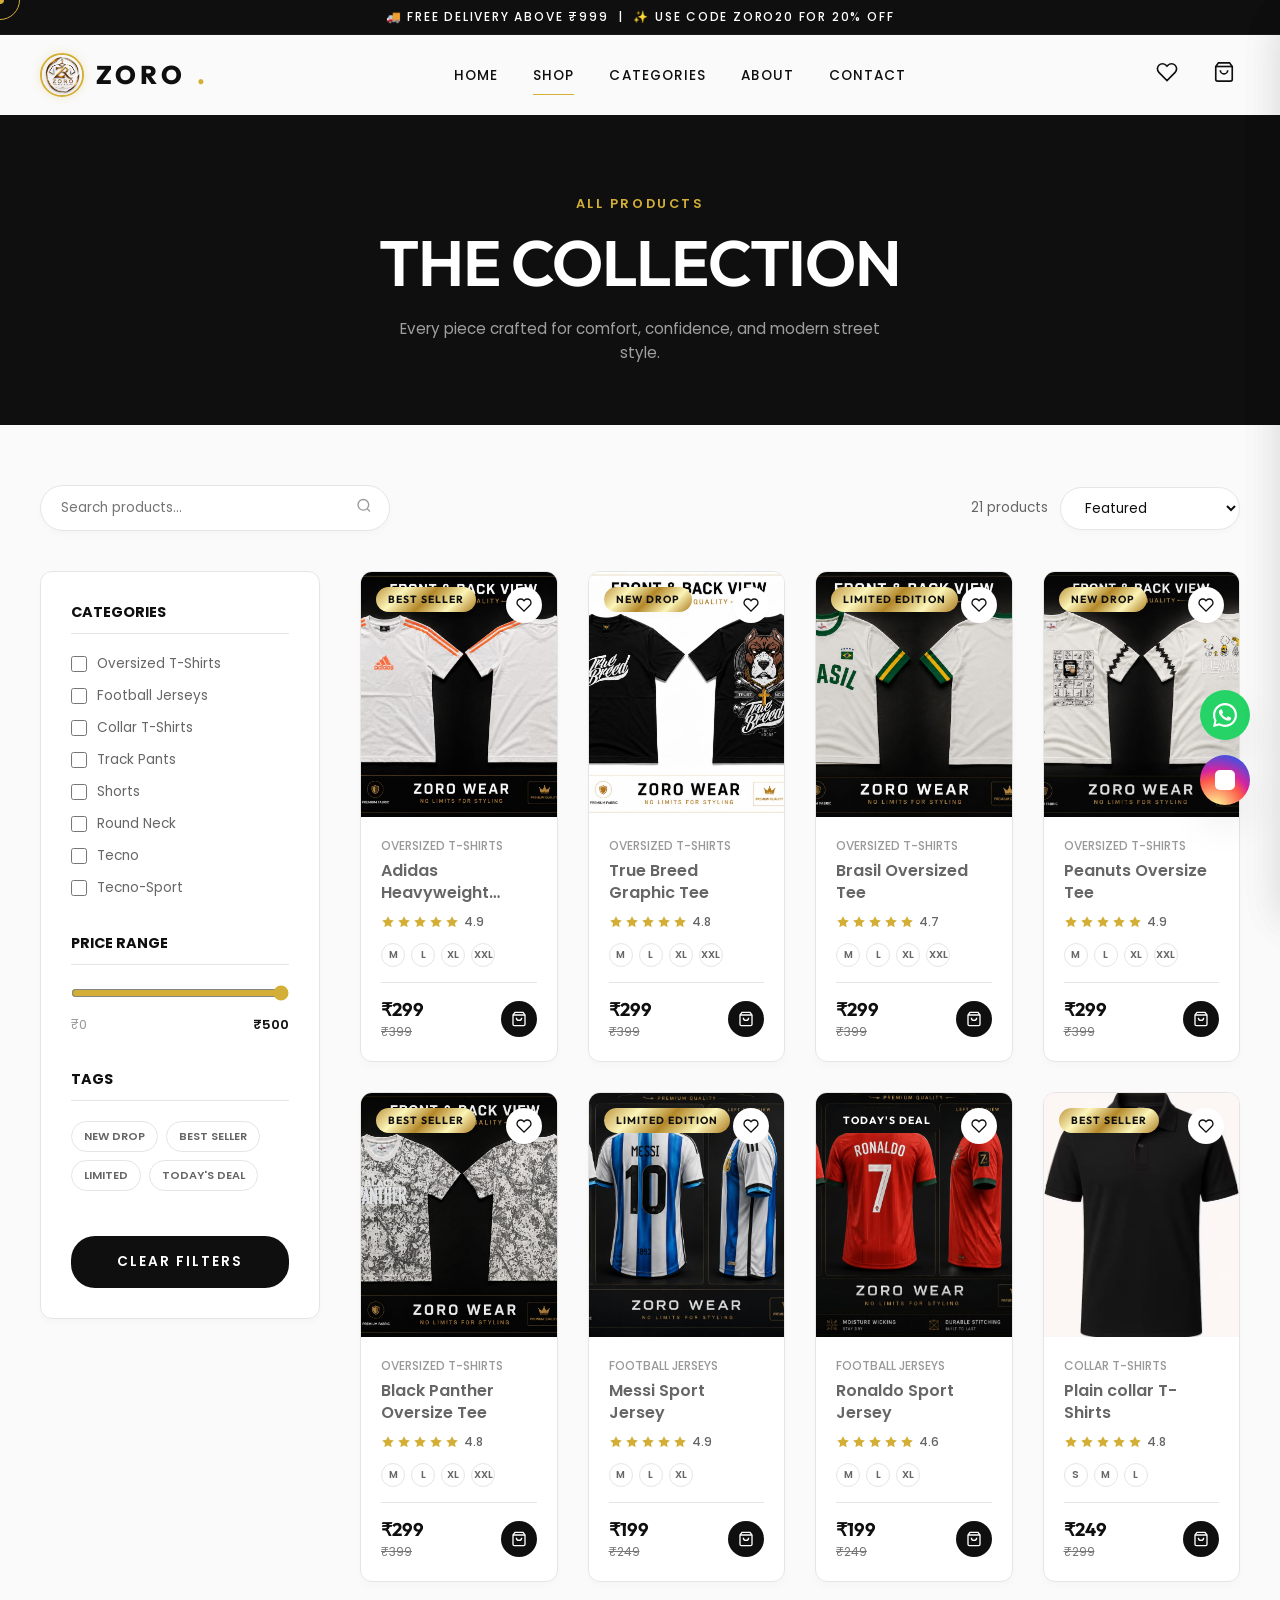
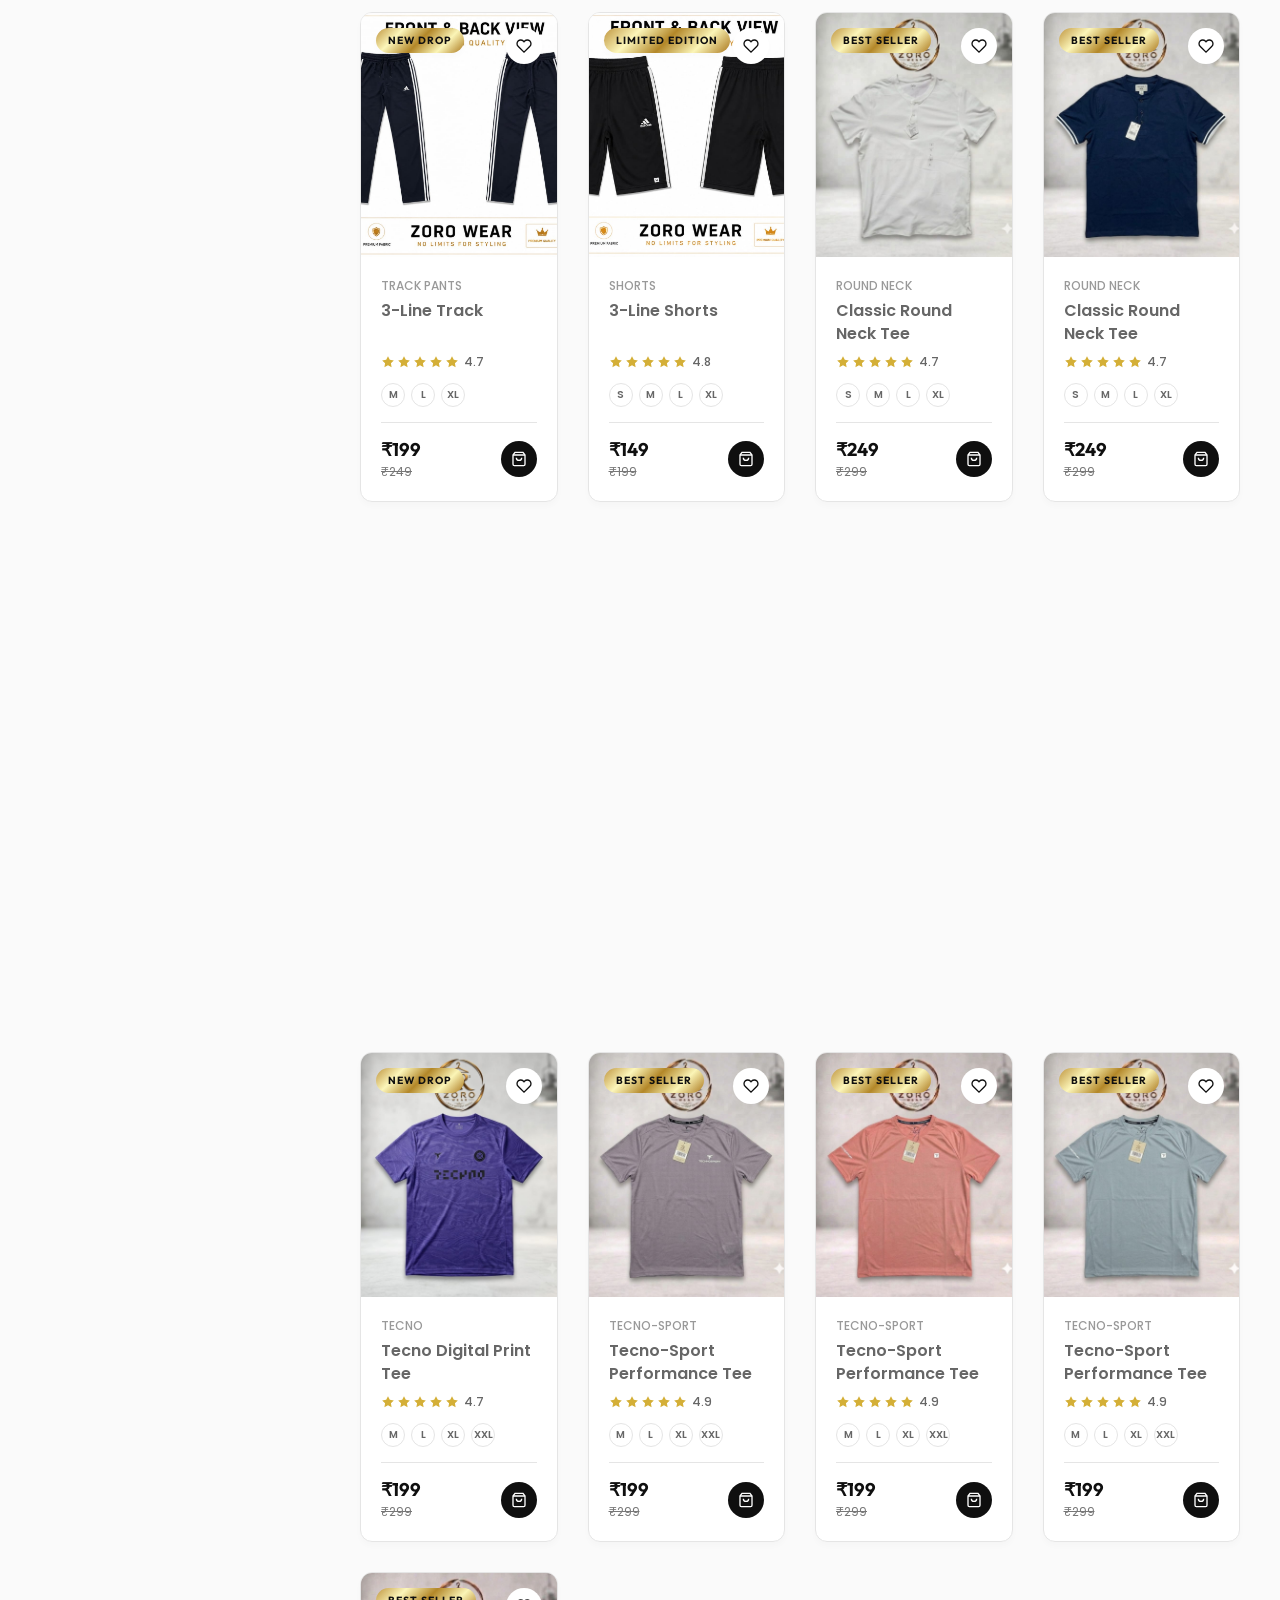
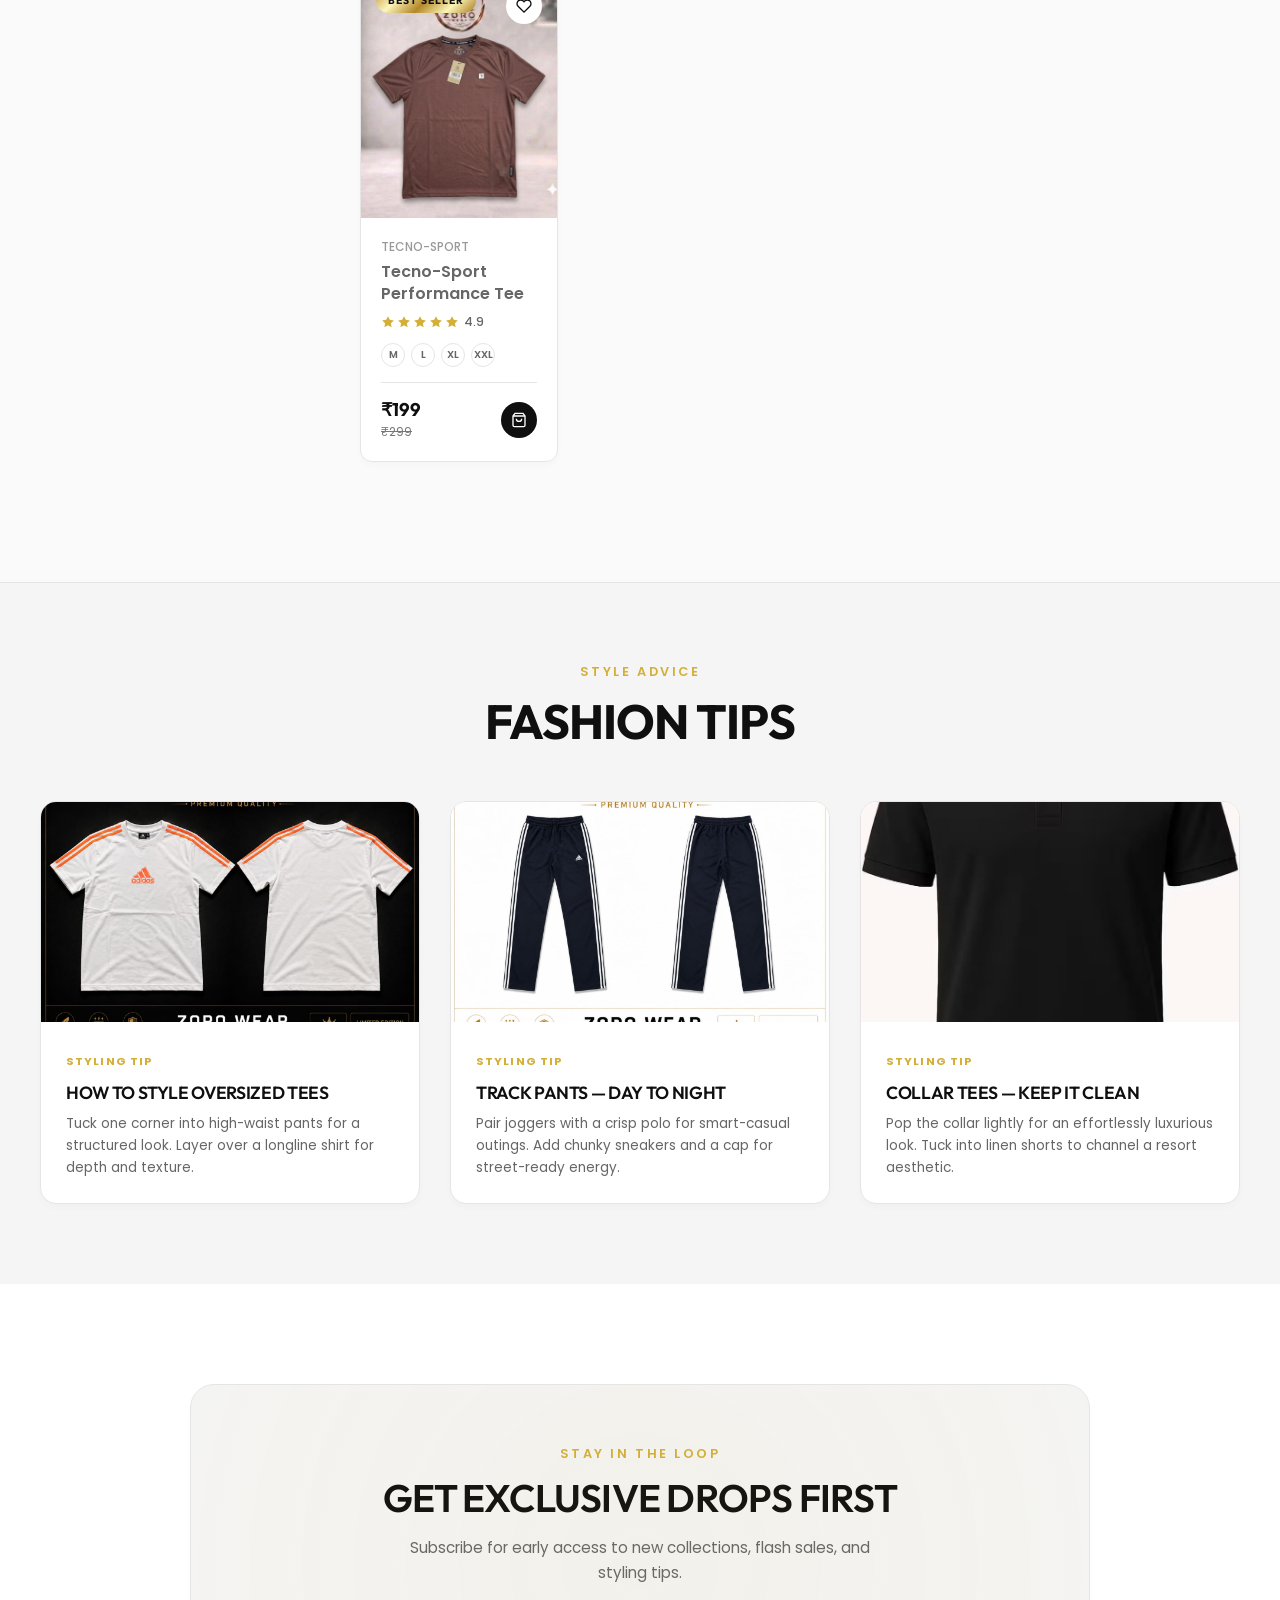
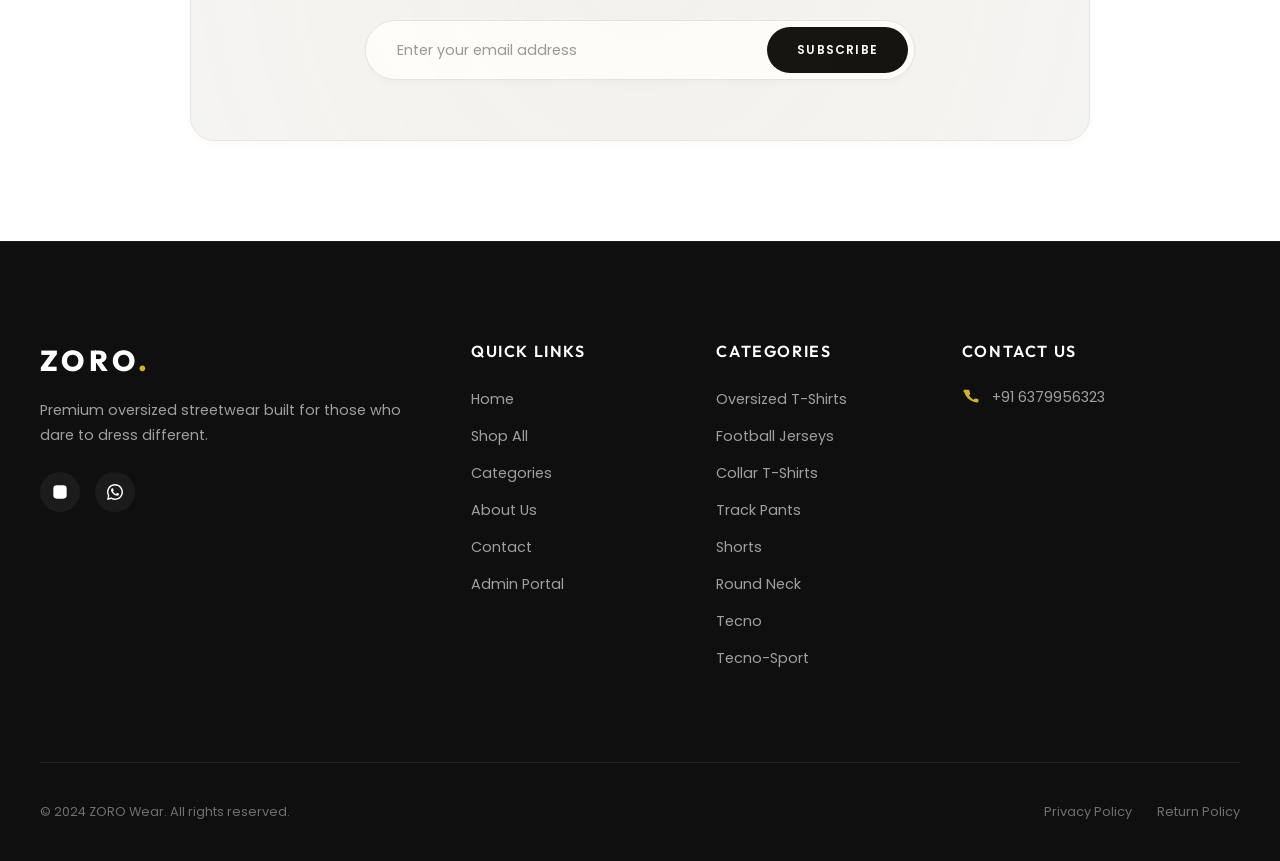
<file: shop.html>
<!DOCTYPE html>
<html lang="en">
<head>
  <meta charset="UTF-8" />
  <meta name="viewport" content="width=device-width, initial-scale=1.0" />
  <link rel="icon" type="image/jpeg" href="images/logo.jpeg">
  <link rel="apple-touch-icon" href="images/logo.jpeg">
  <title>Shop — ZORO Wear | Premium Streetwear Collection</title>
  <meta name="description" content="Browse the full ZORO Wear collection — oversized tees, jerseys, polos, track pants and shorts. Filter, search and order via WhatsApp." />
  <link rel="preconnect" href="https://fonts.googleapis.com" />
  <link rel="preconnect" href="https://fonts.gstatic.com" crossorigin />
  <link href="https://fonts.googleapis.com/css2?family=Outfit:wght@300;400;500;600;700;800&family=Poppins:wght@300;400;500;600;700&display=swap" rel="stylesheet" />
  <link rel="stylesheet" href="style.css" />
</head>
<body>

<div id="preloader">
  <div class="preloader-logo"><span>Z</span><span>O</span><span>R</span><span>O</span></div>
  <div class="preloader-progress-bar"><div class="preloader-progress-fill"></div></div>
  <div class="preloader-percentage">0%</div>
</div>
<div class="scroll-progress-container"><div class="scroll-progress-bar"></div></div>

<div class="announcement-bar">🚚 Free Delivery above ₹999 &nbsp;|&nbsp; ✨ Use code ZORO20 for 20% OFF</div>

<header class="navbar-container scrolled">
  <nav class="navbar">
    <a href="index.html" class="nav-logo">
      <img src="./images/logo.jpeg" alt="ZORO Wear Logo" class="logo">
      ZORO<span style="color:var(--gold-color);">.</span>
    </a>
    <ul class="nav-links">
      <li><a href="index.html">Home</a></li>
      <li><a href="shop.html" class="active">Shop</a></li>
      <li><a href="categories.html">Categories</a></li>
      <li><a href="about.html">About</a></li>
      <li><a href="contact.html">Contact</a></li>
    </ul>
    <div class="nav-actions">
      <button class="nav-action-btn" onclick="openWishDrawer()" aria-label="Wishlist">
        <svg width="22" height="22" viewBox="0 0 24 24" fill="none" stroke="currentColor" stroke-width="1.8"><path d="M20.84 4.61a5.5 5.5 0 00-7.78 0L12 5.67l-1.06-1.06a5.5 5.5 0 00-7.78 7.78l1.06 1.06L12 21.23l7.78-7.78 1.06-1.06a5.5 5.5 0 000-7.78z"/></svg>
        <span class="nav-badge wish-badge" style="display:none">0</span>
      </button>
      <button class="nav-action-btn" onclick="openCartDrawer()" aria-label="Cart">
        <svg width="22" height="22" viewBox="0 0 24 24" fill="none" stroke="currentColor" stroke-width="1.8"><path d="M6 2L3 6v14a2 2 0 002 2h14a2 2 0 002-2V6l-3-4z"/><line x1="3" y1="6" x2="21" y2="6"/><path d="M16 10a4 4 0 01-8 0"/></svg>
        <span class="nav-badge cart-badge" style="display:none">0</span>
      </button>
      <button class="hamburger-menu" aria-label="Menu"><span></span><span></span><span></span></button>
    </div>
  </nav>
</header>

<nav class="mobile-nav">
  <a href="index.html">Home</a><a href="shop.html">Shop</a>
  <a href="categories.html">Categories</a><a href="about.html">About</a><a href="contact.html">Contact</a>
</nav>

<!-- Page Hero -->
<section style="background:var(--primary-color);padding:80px 40px 60px;text-align:center;" aria-label="Shop header">
  <span class="section-subtitle" style="color:var(--gold-color);display:block;margin-bottom:12px;">All Products</span>
  <h1 style="color:var(--white);font-size:clamp(2.5rem,5vw,4rem);font-family:var(--font-display);text-transform:uppercase;letter-spacing:-0.02em;">The Collection</h1>
  <p style="color:rgba(255,255,255,0.6);margin-top:15px;font-size:0.95rem;max-width:500px;margin-inline:auto;line-height:1.6;">Every piece crafted for comfort, confidence, and modern street style.</p>
</section>

<!-- Shop Body -->
<main style="max-width:1400px;margin:0 auto;padding:60px 40px 120px;" aria-label="Shop products">
  <!-- Top Controls Bar -->
  <div style="display:flex;flex-wrap:wrap;gap:20px;justify-content:space-between;align-items:center;margin-bottom:40px;">
    <!-- Search -->
    <div class="shop-search-widget" style="margin-bottom:0;">
      <input type="text" id="shop-search" class="shop-search-input" placeholder="Search products…" aria-label="Search products" />
      <span class="shop-search-btn">
        <svg width="16" height="16" viewBox="0 0 24 24" fill="none" stroke="currentColor" stroke-width="2"><circle cx="11" cy="11" r="8"/><line x1="21" y1="21" x2="16.65" y2="16.65"/></svg>
      </span>
    </div>
    <div class="shop-sorting-controls">
      <span class="results-count" id="results-count">13 products</span>
      <select class="sorting-select" id="sort-select" aria-label="Sort products">
        <option value="featured">Featured</option>
        <option value="price-asc">Price: Low to High</option>
        <option value="price-desc">Price: High to Low</option>
        <option value="rating">Top Rated</option>
      </select>
    </div>
  </div>

  <div class="shop-layout">
    <!-- Sidebar -->
    <aside class="shop-sidebar" aria-label="Product filters">
      <div class="sidebar-widget">
        <div class="widget-title">Categories</div>
        <ul class="category-list-filter">
          <li><label class="filter-checkbox-label"><input type="checkbox" class="filter-cat-cb" value="Oversized T-Shirts"><span>Oversized T-Shirts</span></label></li>
          <li><label class="filter-checkbox-label"><input type="checkbox" class="filter-cat-cb" value="Football Jerseys"><span>Football Jerseys</span></label></li>
          <li><label class="filter-checkbox-label"><input type="checkbox" class="filter-cat-cb" value="Collar T-Shirts"><span>Collar T-Shirts</span></label></li>
          <li><label class="filter-checkbox-label"><input type="checkbox" class="filter-cat-cb" value="Track Pants"><span>Track Pants</span></label></li>
          <li><label class="filter-checkbox-label"><input type="checkbox" class="filter-cat-cb" value="Shorts"><span>Shorts</span></label></li>
          <li><label class="filter-checkbox-label"><input type="checkbox" class="filter-cat-cb" value="Round Neck"><span>Round Neck</span></label></li>
          <li><label class="filter-checkbox-label"><input type="checkbox" class="filter-cat-cb" value="Tecno"><span>Tecno</span></label></li>
          <li><label class="filter-checkbox-label"><input type="checkbox" class="filter-cat-cb" value="Tecno-Sport"><span>Tecno-Sport</span></label></li>
        </ul>
      </div>

      <div class="sidebar-widget">
        <div class="widget-title">Price Range</div>
        <div class="price-range-slider-wrap">
          <input type="range" id="price-slider" class="price-slider-el" min="999" max="5000" value="5000" step="100" aria-label="Maximum price filter" />
          <div class="price-range-inputs">
            <span style="font-size:0.8rem;color:var(--text-muted);">₹0</span>
            <span style="font-size:0.8rem;font-weight:600;color:var(--text-dark);" id="price-max-label">₹500</span>
          </div>
        </div>
      </div>

      <div class="sidebar-widget">
        <div class="widget-title">Tags</div>
        <div style="display:flex;flex-wrap:wrap;gap:8px;">
          <span style="font-size:0.7rem;font-weight:600;padding:6px 12px;border:1px solid var(--border-color);border-radius:20px;cursor:pointer;color:var(--text-light);">NEW DROP</span>
          <span style="font-size:0.7rem;font-weight:600;padding:6px 12px;border:1px solid var(--border-color);border-radius:20px;cursor:pointer;color:var(--text-light);">BEST SELLER</span>
          <span style="font-size:0.7rem;font-weight:600;padding:6px 12px;border:1px solid var(--border-color);border-radius:20px;cursor:pointer;color:var(--text-light);">LIMITED</span>
          <span style="font-size:0.7rem;font-weight:600;padding:6px 12px;border:1px solid var(--border-color);border-radius:20px;cursor:pointer;color:var(--text-light);">TODAY'S DEAL</span>
        </div>
      </div>

      <button class="btn btn-dark" onclick="resetFilters()" style="width:100%;justify-content:center;margin-top:10px;">Clear Filters</button>
    </aside>

    <!-- Product Grid -->
    <div>
      <div class="products-grid" id="shop-grid"></div>
    </div>
  </div>
</main>

<!-- Fashion Tips Strip -->
<section style="background:var(--light-gray);padding:80px 40px;border-top:1px solid var(--border-color);" aria-label="Fashion tips">
  <div style="max-width:1400px;margin:0 auto;">
    <div class="section-header reveal reveal-fade-up" style="justify-content:center;flex-direction:column;align-items:center;text-align:center;margin-bottom:50px;">
      <span class="section-subtitle">Style Advice</span>
      <h2 class="section-title">Fashion Tips</h2>
    </div>
    <div style="display:grid;grid-template-columns:repeat(3,1fr);gap:30px;" class="tips-grid">
      <div class="reveal reveal-fade-up" style="background:var(--white);border:1px solid var(--border-color);border-radius:16px;overflow:hidden;box-shadow:var(--shadow-sm);">
        <img src="./images/oversize-1.jpeg" alt="Oversized tee style tip" loading="lazy" style="width:100%;height:220px;object-fit:cover;"/>
        <div style="padding:25px;">
          <span style="font-size:0.7rem;font-weight:700;color:var(--gold-color);text-transform:uppercase;letter-spacing:0.1em;">Styling Tip</span>
          <h3 style="font-size:1.1rem;text-transform:uppercase;margin:10px 0;">How to Style Oversized Tees</h3>
          <p style="font-size:0.85rem;line-height:1.6;color:var(--text-light);">Tuck one corner into high-waist pants for a structured look. Layer over a longline shirt for depth and texture.</p>
        </div>
      </div>
      <div class="reveal reveal-fade-up" data-delay="100" style="background:var(--white);border:1px solid var(--border-color);border-radius:16px;overflow:hidden;box-shadow:var(--shadow-sm);">
        <img src="./images/track-1.jpeg" alt="Track pants style tip" loading="lazy" style="width:100%;height:220px;object-fit:cover;"/>
        <div style="padding:25px;">
          <span style="font-size:0.7rem;font-weight:700;color:var(--gold-color);text-transform:uppercase;letter-spacing:0.1em;">Styling Tip</span>
          <h3 style="font-size:1.1rem;text-transform:uppercase;margin:10px 0;">Track Pants — Day to Night</h3>
          <p style="font-size:0.85rem;line-height:1.6;color:var(--text-light);">Pair joggers with a crisp polo for smart-casual outings. Add chunky sneakers and a cap for street-ready energy.</p>
        </div>
      </div>
      <div class="reveal reveal-fade-up" data-delay="200" style="background:var(--white);border:1px solid var(--border-color);border-radius:16px;overflow:hidden;box-shadow:var(--shadow-sm);">
        <img src="./images/collartshirt.jpeg" alt="Polo style tip" loading="lazy" style="width:100%;height:220px;object-fit:cover;"/>
        <div style="padding:25px;">
          <span style="font-size:0.7rem;font-weight:700;color:var(--gold-color);text-transform:uppercase;letter-spacing:0.1em;">Styling Tip</span>
          <h3 style="font-size:1.1rem;text-transform:uppercase;margin:10px 0;">Collar Tees — Keep It Clean</h3>
          <p style="font-size:0.85rem;line-height:1.6;color:var(--text-light);">Pop the collar lightly for an effortlessly luxurious look. Tuck into linen shorts to channel a resort aesthetic.</p>
        </div>
      </div>
    </div>
  </div>
</section>
<style>@media(max-width:768px){.tips-grid{grid-template-columns:1fr !important;}}</style>

<!-- Newsletter -->
<section class="newsletter-section">
  <div class="newsletter-card reveal reveal-zoom-in">
    <span class="section-subtitle">Stay in the Loop</span>
    <h2>Get Exclusive Drops First</h2>
    <p>Subscribe for early access to new collections, flash sales, and styling tips.</p>
    <form class="newsletter-form" id="newsletter-form">
      <input type="email" class="newsletter-input" placeholder="Enter your email address" required />
      <button type="submit" class="newsletter-btn">Subscribe</button>
    </form>
  </div>
</section>

<!-- Footer -->
<footer class="footer">
  <div class="footer-grid">
    <div class="footer-col footer-about">
      <div class="footer-logo">ZORO<span style="color:var(--gold-color);">.</span></div>
      <p>Premium oversized streetwear built for those who dare to dress different.</p>
      <div class="footer-socials">
        <a href="https://instagram.com/zoro_wear" target="_blank" class="social-link" aria-label="Instagram"><svg viewBox="0 0 24 24"><rect x="2" y="2" width="20" height="20" rx="5" ry="5"/><path d="M16 11.37A4 4 0 1112.63 8 4 4 0 0116 11.37z"/><line x1="17.5" y1="6.5" x2="17.51" y2="6.5"/></svg></a>
        <a href="https://wa.me/916379956323" target="_blank" class="social-link" aria-label="WhatsApp"><svg viewBox="0 0 24 24"><path d="M17.472 14.382c-.297-.149-1.758-.867-2.03-.967-.273-.099-.471-.148-.67.15-.197.297-.767.966-.94 1.164-.173.199-.347.223-.644.075-.297-.15-1.255-.463-2.39-1.475-.883-.788-1.48-1.761-1.653-2.059-.173-.297-.018-.458.13-.606.134-.133.298-.347.446-.52.149-.174.198-.298.298-.497.099-.198.05-.371-.025-.52-.075-.149-.669-1.612-.916-2.207-.242-.579-.487-.5-.669-.51-.173-.008-.371-.01-.57-.01-.198 0-.52.074-.792.372-.272.297-1.04 1.016-1.04 2.479 0 1.462 1.065 2.875 1.213 3.074.149.198 2.096 3.2 5.077 4.487.709.306 1.262.489 1.694.625.712.227 1.36.195 1.871.118.571-.085 1.758-.719 2.006-1.413.248-.694.248-1.289.173-1.413-.074-.124-.272-.198-.57-.347z"/><path d="M12 0C5.373 0 0 5.373 0 12c0 2.025.507 3.934 1.399 5.61L0 24l6.554-1.376A11.94 11.94 0 0012 24c6.627 0 12-5.373 12-12S18.627 0 12 0zm0 21.818a9.805 9.805 0 01-5.032-1.387l-.36-.214-3.889.816.825-3.773-.235-.375A9.81 9.81 0 012.182 12c0-5.423 4.414-9.818 9.818-9.818 5.423 0 9.818 4.395 9.818 9.818 0 5.424-4.395 9.818-9.818 9.818z"/></svg></a>
      </div>
    </div>
    <div class="footer-col"><h3>Quick Links</h3><ul class="footer-links"><li><a href="index.html">Home</a></li><li><a href="shop.html">Shop All</a></li><li><a href="categories.html">Categories</a></li><li><a href="about.html">About Us</a></li><li><a href="contact.html">Contact</a></li><li><a href="admin.html">Admin Portal</a></li></ul></div>
    <div class="footer-col"><h3>Categories</h3><ul class="footer-links"><li><a href="shop.html?category=Oversized+T-Shirts">Oversized T-Shirts</a></li><li><a href="shop.html?category=Football+Jerseys">Football Jerseys</a></li><li><a href="shop.html?category=Collar+T-Shirts">Collar T-Shirts</a></li><li><a href="shop.html?category=Track+Pants">Track Pants</a></li><li><a href="shop.html?category=Shorts">Shorts</a></li><li><a href="shop.html?category=Round+Neck">Round Neck</a></li><li><a href="shop.html?category=Tecno">Tecno</a></li><li><a href="shop.html?category=Tecno-Sport">Tecno-Sport</a></li></ul></div>
    <div class="footer-col"><h3>Contact Us</h3><ul class="footer-contact-details"><li><svg viewBox="0 0 24 24"><path d="M22 16.92v3a2 2 0 01-2.18 2 19.79 19.79 0 01-8.63-3.07A19.5 19.5 0 013.07 8.62 2 2 0 015.08 5h3a2 2 0 012 1.72c.127.96.361 1.903.7 2.81a2 2 0 01-.45 2.11L9.09 12a16 16 0 006.29 6.29l1.06-1.06a2 2 0 012.11-.45c.907.339 1.85.573 2.81.7A2 2 0 0122 19.73v-.01-2.8z"/></svg><span>+91 6379956323</span></li></ul></div>
  </div>
  <div class="footer-bottom">
    <p>© 2024 ZORO Wear. All rights reserved.</p>
    <div class="footer-bottom-links"><a href="#">Privacy Policy</a><a href="#">Return Policy</a></div>
  </div>
</footer>

<!-- Drawers & Modals -->
<div class="drawer-overlay" id="drawer-overlay"></div>
<div class="drawer" id="cart-drawer" role="dialog" aria-label="Shopping Cart">
  <div class="drawer-header"><div class="drawer-title"><svg width="20" height="20" viewBox="0 0 24 24" fill="none" stroke="currentColor" stroke-width="1.8"><path d="M6 2L3 6v14a2 2 0 002 2h14a2 2 0 002-2V6l-3-4z"/><line x1="3" y1="6" x2="21" y2="6"/><path d="M16 10a4 4 0 01-8 0"/></svg>Your Cart</div><button class="close-drawer-btn" onclick="closeCartDrawer()"><svg width="20" height="20" viewBox="0 0 24 24" fill="none" stroke="currentColor" stroke-width="2"><line x1="18" y1="6" x2="6" y2="18"/><line x1="6" y1="6" x2="18" y2="18"/></svg></button></div>
  <div class="drawer-body" id="cart-drawer-body"></div>
  <div id="cart-drawer-footer" style="display:none;" class="drawer-footer"></div>
</div>
<div class="drawer" id="wish-drawer" role="dialog" aria-label="Wishlist">
  <div class="drawer-header"><div class="drawer-title"><svg width="20" height="20" viewBox="0 0 24 24" fill="none" stroke="currentColor" stroke-width="1.8"><path d="M20.84 4.61a5.5 5.5 0 00-7.78 0L12 5.67l-1.06-1.06a5.5 5.5 0 00-7.78 7.78l1.06 1.06L12 21.23l7.78-7.78 1.06-1.06a5.5 5.5 0 000-7.78z"/></svg>Wishlist</div><button class="close-drawer-btn" onclick="closeWishDrawer()"><svg width="20" height="20" viewBox="0 0 24 24" fill="none" stroke="currentColor" stroke-width="2"><line x1="18" y1="6" x2="6" y2="18"/><line x1="6" y1="6" x2="18" y2="18"/></svg></button></div>
  <div class="drawer-body" id="wish-drawer-body"></div>
</div>
<div class="modal-overlay" id="quickview-modal" role="dialog"><div class="modal-wrapper"><button class="close-modal-btn" onclick="closeQuickView()"><svg width="18" height="18" viewBox="0 0 24 24" fill="none" stroke="currentColor" stroke-width="2"><line x1="18" y1="6" x2="6" y2="18"/><line x1="6" y1="6" x2="18" y2="18"/></svg></button><div id="quickview-content"></div></div></div>
<div class="modal-overlay" id="order-modal" role="dialog"><div class="modal-wrapper" style="max-width:650px;"><button class="close-modal-btn" onclick="closeOrderModal()"><svg width="18" height="18" viewBox="0 0 24 24" fill="none" stroke="currentColor" stroke-width="2"><line x1="18" y1="6" x2="6" y2="18"/><line x1="6" y1="6" x2="18" y2="18"/></svg></button><div id="order-modal-content"></div></div></div>

<div class="floating-actions-container">
  <a href="https://wa.me/916379956323" target="_blank" class="floating-btn floating-whatsapp" aria-label="WhatsApp"><svg viewBox="0 0 24 24"><path d="M17.472 14.382c-.297-.149-1.758-.867-2.03-.967-.273-.099-.471-.148-.67.15-.197.297-.767.966-.94 1.164-.173.199-.347.223-.644.075-.297-.15-1.255-.463-2.39-1.475-.883-.788-1.48-1.761-1.653-2.059-.173-.297-.018-.458.13-.606.134-.133.298-.347.446-.52.149-.174.198-.298.298-.497.099-.198.05-.371-.025-.52-.075-.149-.669-1.612-.916-2.207-.242-.579-.487-.5-.669-.51-.173-.008-.371-.01-.57-.01-.198 0-.52.074-.792.372-.272.297-1.04 1.016-1.04 2.479 0 1.462 1.065 2.875 1.213 3.074.149.198 2.096 3.2 5.077 4.487.709.306 1.262.489 1.694.625.712.227 1.36.195 1.871.118.571-.085 1.758-.719 2.006-1.413.248-.694.248-1.289.173-1.413-.074-.124-.272-.198-.57-.347z"/><path d="M12 0C5.373 0 0 5.373 0 12c0 2.025.507 3.934 1.399 5.61L0 24l6.554-1.376A11.94 11.94 0 0012 24c6.627 0 12-5.373 12-12S18.627 0 12 0zm0 21.818a9.805 9.805 0 01-5.032-1.387l-.36-.214-3.889.816.825-3.773-.235-.375A9.81 9.81 0 012.182 12c0-5.423 4.414-9.818 9.818-9.818 5.423 0 9.818 4.395 9.818 9.818 0 5.424-4.395 9.818-9.818 9.818z"/></svg></a>
  <a href="https://instagram.com/zoro_wear" target="_blank" class="floating-btn floating-instagram" aria-label="Instagram"><svg viewBox="0 0 24 24"><rect x="2" y="2" width="20" height="20" rx="5" ry="5"/><path d="M16 11.37A4 4 0 1112.63 8 4 4 0 0116 11.37z"/><line x1="17.5" y1="6.5" x2="17.51" y2="6.5"/></svg></a>
  <button class="floating-btn floating-back-top" id="back-top-btn" aria-label="Back to top"><svg viewBox="0 0 24 24"><line x1="12" y1="19" x2="12" y2="5"/><polyline points="5 12 12 5 19 12"/></svg></button>
</div>

<script src="products.js"></script>
<script src="script.js"></script>
</body>
</html>
</file>
<file: style.css>
/* ZORO Wear - Premium Luxury Streetwear CSS Variables & Design System */
@import url('https://fonts.googleapis.com/css2?family=Outfit:wght@300;400;500;600;700;800&family=Poppins:wght@300;400;500;600;700&display=swap');

/* --- Root Colors & Tokens --- */
:root {
  --primary-color: #0F0F0F;
  --primary-rgb: 15, 15, 15;
  --gold-color: #D4AF37;
  --gold-gradient: linear-gradient(135deg, #BF953F 0%, #FCF6BA 25%, #B38728 50%, #FBF5B7 75%, #AA771C 100%);
  --white: #FFFFFF;
  --light-bg: #FAFAFA;
  --light-gray: #F5F5F5;
  --border-color: #E5E5E5;
  --text-dark: #0F0F0F;
  --text-light: #666666;
  --text-muted: #999999;
  --shadow-sm: 0 4px 6px rgba(0, 0, 0, 0.02);
  --shadow-md: 0 10px 30px rgba(0, 0, 0, 0.04);
  --shadow-lg: 0 20px 40px rgba(0, 0, 0, 0.08);
  --transition-fast: 0.2s cubic-bezier(0.25, 0.46, 0.45, 0.94);
  --transition-slow: 0.6s cubic-bezier(0.16, 1, 0.3, 1);
  --font-display: 'Outfit', sans-serif;
  --font-body: 'Poppins', sans-serif;
  --navbar-height: 80px;
  --border-radius-sm: 6px;
  --border-radius-md: 12px;
  --border-radius-lg: 24px;
}

/* --- Dark Mode Override Tokens --- */
.dark-mode {
  --primary-color: #FAFAFA;
  --primary-rgb: 250, 250, 250;
  --white: #121212;
  --light-bg: #0A0A0A;
  --light-gray: #181818;
  --border-color: #262626;
  --text-dark: #FAFAFA;
  --text-light: #CCCCCC;
  --text-muted: #777777;
  --shadow-sm: 0 4px 6px rgba(0, 0, 0, 0.2);
  --shadow-md: 0 10px 30px rgba(0, 0, 0, 0.3);
  --shadow-lg: 0 20px 40px rgba(0, 0, 0, 0.4);
}

/* --- Base & Reset --- */
* {
  box-sizing: border-box;
  margin: 0;
  padding: 0;
}

html {
  scroll-behavior: smooth;
  font-size: 16px;
  -webkit-font-smoothing: antialiased;
}

body {
  font-family: var(--font-body);
  background-color: var(--light-bg);
  color: var(--text-light);
  overflow-x: hidden;
  transition: background-color var(--transition-slow), color var(--transition-slow);
}

h1, h2, h3, h4, h5, h6 {
  font-family: var(--font-display);
  color: var(--text-dark);
  font-weight: 600;
  letter-spacing: -0.02em;
  line-height: 1.2;
}

a {
  color: inherit;
  text-decoration: none;
  transition: color var(--transition-fast);
}

img {
  max-width: 100%;
  height: auto;
  display: block;
}

ul {
  list-style: none;
}

button, input, textarea, select {
  font-family: inherit;
  border: none;
  outline: none;
  background: none;
}

/* --- Scrollbar Customization --- */
::-webkit-scrollbar {
  width: 8px;
}
::-webkit-scrollbar-track {
  background: var(--light-bg);
}
::-webkit-scrollbar-thumb {
  background: var(--primary-color);
  border-radius: var(--border-radius-sm);
  border: 2px solid var(--light-bg);
}
::-webkit-scrollbar-thumb:hover {
  background: var(--gold-color);
}

/* --- Custom Cursor --- */
.custom-cursor {
  width: 8px;
  height: 8px;
  background-color: var(--gold-color);
  border-radius: 50%;
  position: fixed;
  transform: translate(-50%, -50%);
  pointer-events: none;
  z-index: 9999;
  transition: width 0.2s, height 0.2s, background-color 0.2s;
}

.custom-cursor-follower {
  width: 40px;
  height: 40px;
  border: 1px solid var(--gold-color);
  border-radius: 50%;
  position: fixed;
  transform: translate(-50%, -50%);
  pointer-events: none;
  z-index: 9998;
  transition: transform 0.08s ease-out, width 0.2s, height 0.2s, border-color 0.2s, background-color 0.2s;
}

.custom-cursor-hover .custom-cursor {
  width: 0;
  height: 0;
}
.custom-cursor-hover .custom-cursor-follower {
  width: 60px;
  height: 60px;
  background-color: rgba(212, 175, 55, 0.1);
  border-color: var(--gold-color);
  transform: translate(-50%, -50%) scale(1.1);
}

@media (max-width: 1024px) {
  .custom-cursor, .custom-cursor-follower {
    display: none;
  }
}

/* --- Preloader --- */
#preloader {
  position: fixed;
  top: 0;
  left: 0;
  width: 100vw;
  height: 100vh;
  background-color: #0F0F0F;
  z-index: 10000;
  display: flex;
  flex-direction: column;
  justify-content: center;
  align-items: center;
  transition: opacity 0.8s var(--transition-slow), visibility 0.8s;
}

#preloader.loaded {
  opacity: 0;
  visibility: hidden;
}

.preloader-logo {
  font-family: var(--font-display);
  font-size: 3rem;
  font-weight: 800;
  color: var(--white);
  letter-spacing: 0.2em;
  margin-bottom: 20px;
  position: relative;
  overflow: hidden;
  text-transform: uppercase;
}

.preloader-logo span {
  display: inline-block;
  animation: logoLetterReveal 1.2s ease forwards;
  opacity: 0;
  transform: translateY(100%);
}

.preloader-logo span:nth-child(2) { animation-delay: 0.1s; }
.preloader-logo span:nth-child(3) { animation-delay: 0.2s; }
.preloader-logo span:nth-child(4) { animation-delay: 0.3s; }

.preloader-progress-bar {
  width: 150px;
  height: 2px;
  background-color: rgba(255, 255, 255, 0.1);
  border-radius: var(--border-radius-sm);
  position: relative;
  overflow: hidden;
}

.preloader-progress-fill {
  position: absolute;
  top: 0;
  left: 0;
  height: 100%;
  width: 0%;
  background: var(--gold-gradient);
  transition: width 0.1s linear;
}

.preloader-percentage {
  font-family: var(--font-display);
  color: rgba(255, 255, 255, 0.5);
  font-size: 0.85rem;
  margin-top: 10px;
  letter-spacing: 0.1em;
}

@keyframes logoLetterReveal {
  to {
    opacity: 1;
    transform: translateY(0);
  }
}

/* --- Scroll Progress Bar --- */
.scroll-progress-container {
  position: fixed;
  top: 0;
  left: 0;
  width: 100%;
  height: 3px;
  z-index: 1001;
  pointer-events: none;
}

.scroll-progress-bar {
  height: 100%;
  width: 0;
  background: var(--gold-gradient);
}

/* --- Top Announcement Bar --- */
.announcement-bar {
  background-color: var(--primary-color);
  color: var(--white);
  text-align: center;
  font-size: 0.75rem;
  font-weight: 500;
  letter-spacing: 0.15em;
  padding: 8px 10px;
  text-transform: uppercase;
  position: relative;
  z-index: 1000;
  border-bottom: 1px solid rgba(255, 255, 255, 0.05);
}

/* --- Navigation --- */
.navbar-container {
  position: sticky;
  top: 0;
  width: 100%;
  height: var(--navbar-height);
  z-index: 999;
  transition: background-color var(--transition-slow), border-color var(--transition-slow), box-shadow var(--transition-slow);
  border-bottom: 1px solid transparent;
}

.navbar-container.transparent {
  background-color: transparent;
}

.navbar-container.scrolled {
  background-color: rgba(var(--white-rgb, 255, 255, 255), 0.85);
  backdrop-filter: blur(20px);
  -webkit-backdrop-filter: blur(20px);
  border-bottom: 1px solid var(--border-color);
  box-shadow: var(--shadow-sm);
  height: 70px;
}

/* Standard color context for scrolled header background */
.navbar-container.scrolled {
  --white-rgb: 255, 255, 255;
}
.dark-mode .navbar-container.scrolled {
  --white-rgb: 18, 18, 18;
}

.navbar {
  max-width: 1400px;
  height: 100%;
  margin: 0 auto;
  padding: 0 40px;
  display: flex;
  align-items: center;
  justify-content: space-between;
}

@media (max-width: 768px) {
  .navbar {
    padding: 0 20px;
  }
}

.nav-logo {
  font-family: var(--font-display);
  font-size: 1.6rem;
  font-weight: 800;
  color: var(--text-dark);
  letter-spacing: 0.15em;
  text-transform: uppercase;
  display: flex;
  align-items: center;
  gap: 12px;
}

.nav-logo .logo {
  height: 44px;
  width: 44px;
  min-width: 44px;
  object-fit: cover;
  border-radius: 50%;
  border: 2.5px solid var(--gold-color);
  box-shadow: 0 0 10px rgba(212, 175, 55, 0.25);
  background-color: #000; /* fall back background for dark mode brand look */
  transition: transform var(--transition-fast), box-shadow var(--transition-fast), border-color var(--transition-fast);
}

.nav-logo:hover .logo {
  transform: scale(1.08);
  border-color: var(--text-dark);
  box-shadow: 0 0 15px rgba(212, 175, 55, 0.45);
}


.nav-links {
  display: flex;
  gap: 35px;
  align-items: center;
}

.nav-links a {
  font-size: 0.85rem;
  font-weight: 500;
  color: var(--text-dark);
  letter-spacing: 0.08em;
  text-transform: uppercase;
  position: relative;
  padding: 10px 0;
}

.nav-links a::after {
  content: '';
  position: absolute;
  bottom: 0;
  left: 0;
  width: 0;
  height: 1px;
  background-color: var(--gold-color);
  transition: width var(--transition-fast);
}

.nav-links a:hover::after,
.nav-links a.active::after {
  width: 100%;
}

.nav-actions {
  display: flex;
  align-items: center;
  gap: 25px;
}

.nav-action-btn {
  color: var(--text-dark);
  cursor: pointer;
  position: relative;
  transition: transform var(--transition-fast), color var(--transition-fast);
  padding: 5px;
}

.nav-action-btn:hover {
  color: var(--gold-color);
  transform: translateY(-2px);
}

.nav-badge {
  position: absolute;
  top: -2px;
  right: -2px;
  background: var(--gold-gradient);
  color: #0F0F0F;
  font-size: 0.65rem;
  font-weight: 700;
  width: 16px;
  height: 16px;
  border-radius: 50%;
  display: flex;
  align-items: center;
  justify-content: center;
  box-shadow: 0 2px 5px rgba(0, 0, 0, 0.2);
}

.hamburger-menu {
  display: none;
  flex-direction: column;
  justify-content: space-between;
  width: 24px;
  height: 16px;
  cursor: pointer;
  z-index: 1001;
}

.hamburger-menu span {
  width: 100%;
  height: 2px;
  background-color: var(--text-dark);
  transition: transform var(--transition-fast), opacity var(--transition-fast);
}

/* Mobile Nav Styles */
.mobile-nav {
  position: fixed;
  top: 0;
  left: 0;
  width: 100%;
  height: 100vh;
  background-color: var(--white);
  z-index: 1000;
  display: flex;
  flex-direction: column;
  justify-content: center;
  align-items: center;
  gap: 30px;
  transform: translateY(-100%);
  transition: transform var(--transition-slow);
}

.mobile-nav.open {
  transform: translateY(0);
}

.mobile-nav a {
  font-family: var(--font-display);
  font-size: 1.8rem;
  font-weight: 600;
  color: var(--text-dark);
  text-transform: uppercase;
  letter-spacing: 0.1em;
}

.hamburger-menu.open span:nth-child(1) {
  transform: translateY(7px) rotate(45deg);
}

.hamburger-menu.open span:nth-child(2) {
  opacity: 0;
}

.hamburger-menu.open span:nth-child(3) {
  transform: translateY(-7px) rotate(-45deg);
}

@media (max-width: 991px) {
  .nav-links {
    display: none;
  }
  .hamburger-menu {
    display: flex;
  }
}

/* --- Hero Section --- */
.hero {
  height: calc(100vh - var(--navbar-height));
  min-height: 600px;
  position: relative;
  display: flex;
  align-items: center;
  overflow: hidden;
}

@media (max-width: 991px) {
  .hero {
    height: auto;
    min-height: auto;
    padding: 120px 0 60px;
  }
}

.hero-background {
  position: absolute;
  top: 0;
  left: 0;
  width: 100%;
  height: 100%;
  z-index: -1;
  background: radial-gradient(circle, rgba(15,15,15,0.4) 0%, rgba(15,15,15,0.9) 100%);
}

.hero-img {
  position: absolute;
  top: 0;
  left: 0;
  width: 100%;
  height: 100%;
  object-fit: cover;
  z-index: -2;
  transform: scale(1.05);
  animation: heroZoomOut 15s ease-out forwards;
}

@keyframes heroZoomOut {
  to { transform: scale(1); }
}

.hero-content {
  max-width: 1400px;
  width: 100%;
  margin: 0 auto;
  padding: 0 40px;
  color: var(--white);
  position: relative;
  z-index: 1;
  display: grid;
  grid-template-columns: 1.2fr 1fr;
  align-items: center;
  gap: 50px;
}

@media (max-width: 991px) {
  .hero-content {
    grid-template-columns: 1fr;
    padding: 0 20px;
    text-align: center;
    gap: 40px;
  }
}

.hero-text {
  display: flex;
  flex-direction: column;
}

.hero-title {
  font-size: clamp(3rem, 7vw, 6.5rem);
  font-weight: 800;
  line-height: 0.95;
  text-transform: uppercase;
  letter-spacing: -0.02em;
  margin-bottom: 24px;
  color: var(--white);
}

.hero-title span {
  display: block;
}

.hero-title span.accent {
  background: var(--gold-gradient);
  -webkit-background-clip: text;
  -webkit-text-fill-color: transparent;
}

.hero-subtitle {
  font-size: clamp(1rem, 2vw, 1.25rem);
  font-weight: 300;
  max-width: 600px;
  line-height: 1.6;
  margin-bottom: 40px;
  color: rgba(255, 255, 255, 0.85);
}

@media (max-width: 991px) {
  .hero-subtitle {
    margin: 0 auto 40px auto;
  }
}

.hero-buttons {
  display: flex;
  gap: 20px;
}

@media (max-width: 991px) {
  .hero-buttons {
    justify-content: center;
  }
}

/* --- Hero Offer Image --- */
.hero-image-wrap {
  position: relative;
  display: flex;
  justify-content: center;
  align-items: center;
  perspective: 1000px;
}

.hero-offer-img {
  width: 100%;
  max-width: 420px;
  height: 520px;
  object-fit: cover;
  border-radius: var(--border-radius-lg);
  border: 2px solid rgba(212, 175, 55, 0.25);
  box-shadow: 0 20px 40px rgba(0, 0, 0, 0.5), 0 0 30px rgba(212, 175, 55, 0.1);
  transition: transform var(--transition-slow), border-color var(--transition-fast), box-shadow var(--transition-slow);
}

.hero-image-wrap:hover .hero-offer-img {
  transform: translateY(-10px) rotateY(-5deg) scale(1.02);
  border-color: var(--gold-color);
  box-shadow: 0 30px 60px rgba(0, 0, 0, 0.7), 0 0 50px rgba(212, 175, 55, 0.25);
}

.offer-badge {
  position: absolute;
  top: 25px;
  right: 25px;
  background: var(--gold-gradient);
  color: #0F0F0F;
  font-family: var(--font-display);
  font-weight: 800;
  font-size: 0.85rem;
  padding: 10px 18px;
  border-radius: 50px;
  box-shadow: 0 10px 20px rgba(0, 0, 0, 0.3);
  letter-spacing: 0.05em;
  z-index: 2;
  transform: rotate(6deg);
  animation: floatBadge 3s ease-in-out infinite alternate;
}

@keyframes floatBadge {
  0% { transform: translateY(0) rotate(6deg); }
  100% { transform: translateY(-8px) rotate(10deg); }
}

@media (max-width: 991px) {
  .hero-image-wrap {
    max-width: 380px;
    margin: 0 auto;
  }
  .hero-offer-img {
    height: 440px;
  }
}


/* --- Premium Buttons --- */
.btn {
  display: inline-flex;
  align-items: center;
  justify-content: center;
  padding: 16px 36px;
  font-size: 0.85rem;
  font-weight: 600;
  letter-spacing: 0.15em;
  text-transform: uppercase;
  border-radius: var(--border-radius-lg);
  cursor: pointer;
  position: relative;
  overflow: hidden;
  transition: transform var(--transition-fast), box-shadow var(--transition-fast), background-color var(--transition-fast), color var(--transition-fast);
  z-index: 1;
}

.btn-primary {
  background-color: var(--white);
  color: #0F0F0F;
  box-shadow: var(--shadow-md);
}

.btn-primary::before {
  content: '';
  position: absolute;
  top: 0;
  left: 0;
  width: 100%;
  height: 100%;
  background: var(--gold-gradient);
  z-index: -1;
  opacity: 0;
  transition: opacity var(--transition-fast);
}

.btn-primary:hover {
  color: #0F0F0F;
  transform: translateY(-3px);
  box-shadow: 0 15px 30px rgba(212, 175, 87, 0.2);
}

.btn-primary:hover::before {
  opacity: 1;
}

.btn-outline {
  border: 1px solid rgba(255, 255, 255, 0.3);
  color: var(--white);
}

.btn-outline:hover {
  background-color: var(--white);
  color: #0F0F0F;
  border-color: var(--white);
  transform: translateY(-3px);
}

/* Style variants for white/dark base buttons */
.btn-dark {
  background-color: var(--primary-color);
  color: var(--white);
}
.btn-dark:hover {
  background-color: var(--gold-color);
  color: #0F0F0F;
  transform: translateY(-3px);
}

.btn-ripple {
  position: relative;
}

/* --- Scrolling Logos --- */
.logos-section {
  padding: 50px 0;
  background-color: var(--light-gray);
  overflow: hidden;
  border-bottom: 1px solid var(--border-color);
}

.logo-slider {
  display: flex;
  width: calc(250px * 10);
  animation: scrollLogos 25s linear infinite;
}

.logo-slide {
  width: 250px;
  display: flex;
  justify-content: center;
  align-items: center;
}

.logo-slide span {
  font-family: var(--font-display);
  font-size: 1.5rem;
  font-weight: 800;
  color: var(--text-muted);
  letter-spacing: 0.2em;
  opacity: 0.5;
  transition: opacity var(--transition-fast), color var(--transition-fast);
  text-transform: uppercase;
}

.logo-slide span:hover {
  opacity: 1;
  color: var(--gold-color);
}

@keyframes scrollLogos {
  0% { transform: translateX(0); }
  100% { transform: translateX(calc(-250px * 5)); }
}

/* --- Offer Banner --- */
.offer-banner {
  background: var(--gold-gradient);
  padding: 15px 20px;
  text-align: center;
  position: relative;
  overflow: hidden;
}

.offer-banner-content {
  display: flex;
  justify-content: center;
  align-items: center;
  gap: 15px;
  font-family: var(--font-display);
  font-size: 0.95rem;
  font-weight: 600;
  color: #0F0F0F;
  letter-spacing: 0.1em;
  text-transform: uppercase;
}

.offer-banner-content span.highlight {
  background-color: #0F0F0F;
  color: var(--white);
  padding: 4px 10px;
  font-size: 0.8rem;
  border-radius: var(--border-radius-sm);
}

/* --- Layout Sections --- */
.section {
  padding: 120px 40px;
  max-width: 1400px;
  margin: 0 auto;
}

@media (max-width: 768px) {
  .section {
    padding: 80px 20px;
  }
}

.section-header {
  display: flex;
  justify-content: space-between;
  align-items: flex-end;
  margin-bottom: 60px;
}

@media (max-width: 768px) {
  .section-header {
    flex-direction: column;
    align-items: flex-start;
    gap: 20px;
  }
}

.section-subtitle {
  font-size: 0.8rem;
  font-weight: 600;
  color: var(--gold-color);
  letter-spacing: 0.2em;
  text-transform: uppercase;
  margin-bottom: 12px;
  display: block;
}

.section-title {
  font-size: clamp(2rem, 4vw, 3rem);
  font-weight: 700;
  text-transform: uppercase;
}

/* --- Categories Grid --- */
.categories-grid {
  display: grid;
  grid-template-columns: repeat(6, 1fr);
  gap: 24px;
}

.category-card {
  grid-column: span 2;
  position: relative;
  height: 480px;
  border-radius: var(--border-radius-md);
  overflow: hidden;
  box-shadow: var(--shadow-md);
  cursor: pointer;
}

.category-card.large {
  grid-column: span 3;
}

@media (max-width: 1024px) {
  .category-card {
    grid-column: span 3;
  }
}

@media (max-width: 650px) {
  .category-card, .category-card.large {
    grid-column: span 6;
    height: 380px;
  }
}

.category-img-container {
  width: 100%;
  height: 100%;
  position: relative;
}

.category-img {
  width: 100%;
  height: 100%;
  object-fit: cover;
  transition: transform var(--transition-slow);
}

.category-card:hover .category-img {
  transform: scale(1.08);
}

.category-overlay {
  position: absolute;
  top: 0;
  left: 0;
  width: 100%;
  height: 100%;
  background: linear-gradient(to top, rgba(15,15,15,0.85) 0%, rgba(15,15,15,0.1) 60%, rgba(15,15,15,0) 100%);
  display: flex;
  flex-direction: column;
  justify-content: flex-end;
  padding: 40px;
  z-index: 1;
}

.category-title {
  color: var(--white);
  font-size: 1.5rem;
  font-weight: 600;
  margin-bottom: 10px;
  text-transform: uppercase;
}

.category-count {
  color: rgba(255, 255, 255, 0.6);
  font-size: 0.8rem;
  font-weight: 400;
  letter-spacing: 0.1em;
  margin-bottom: 24px;
  text-transform: uppercase;
}

.category-btn {
  font-size: 0.75rem;
  font-weight: 600;
  letter-spacing: 0.15em;
  color: var(--white);
  text-transform: uppercase;
  display: flex;
  align-items: center;
  gap: 8px;
}

.category-btn svg {
  transition: transform var(--transition-fast);
}

.category-card:hover .category-btn svg {
  transform: translateX(5px);
}

/* --- Product Cards & Grid --- */
.products-grid {
  display: grid;
  grid-template-columns: repeat(4, 1fr);
  gap: 30px;
}

@media (max-width: 1100px) {
  .products-grid {
    grid-template-columns: repeat(3, 1fr);
  }
}

@media (max-width: 768px) {
  .products-grid {
    grid-template-columns: repeat(2, 1fr);
    gap: 15px;
  }
}

@media (max-width: 480px) {
  .products-grid {
    grid-template-columns: repeat(1, 1fr);
  }
}

.product-card {
  background-color: var(--white);
  border-radius: var(--border-radius-md);
  overflow: hidden;
  box-shadow: var(--shadow-sm);
  transition: transform var(--transition-slow), box-shadow var(--transition-slow);
  position: relative;
  display: flex;
  flex-direction: column;
  height: 100%;
  border: 1px solid var(--border-color);
}

.product-card:hover {
  transform: translateY(-10px);
  box-shadow: var(--shadow-lg);
}

.product-img-wrapper {
  position: relative;
  padding-bottom: 125%; /* 4:5 aspect ratio */
  overflow: hidden;
  background-color: var(--light-gray);
  cursor: pointer;
}

.product-card-img {
  position: absolute;
  top: 0;
  left: 0;
  width: 100%;
  height: 100%;
  object-fit: cover;
  transition: transform var(--transition-slow), opacity var(--transition-slow);
}

.product-card-img.hover-img {
  opacity: 0;
}

.product-card:hover .product-card-img.main-img {
  opacity: 0;
  transform: scale(1.05);
}

.product-card:hover .product-card-img.hover-img {
  opacity: 1;
  transform: scale(1.05);
}

.product-badge {
  position: absolute;
  top: 15px;
  left: 15px;
  font-family: var(--font-display);
  font-size: 0.65rem;
  font-weight: 700;
  letter-spacing: 0.1em;
  background: var(--primary-color);
  color: var(--white);
  padding: 6px 12px;
  border-radius: 20px;
  text-transform: uppercase;
  z-index: 2;
  box-shadow: var(--shadow-sm);
}

.product-badge.gold {
  background: var(--gold-gradient);
  color: #0F0F0F;
}

.wishlist-heart {
  position: absolute;
  top: 15px;
  right: 15px;
  width: 36px;
  height: 36px;
  background-color: var(--white);
  border-radius: 50%;
  display: flex;
  align-items: center;
  justify-content: center;
  box-shadow: var(--shadow-sm);
  cursor: pointer;
  z-index: 2;
  transition: transform var(--transition-fast), background-color var(--transition-fast);
}

.wishlist-heart:hover {
  transform: scale(1.1);
}

.wishlist-heart svg {
  fill: none;
  stroke: var(--text-dark);
  stroke-width: 2;
  transition: fill var(--transition-fast), stroke var(--transition-fast);
}

.wishlist-heart.active svg {
  fill: #E63946;
  stroke: #E63946;
}

.product-quick-view-overlay {
  position: absolute;
  bottom: 0;
  left: 0;
  width: 100%;
  background: linear-gradient(to top, rgba(15,15,15,0.8) 0%, rgba(15,15,15,0) 100%);
  padding: 20px;
  display: flex;
  justify-content: center;
  transform: translateY(100%);
  transition: transform var(--transition-slow);
  z-index: 3;
}

.product-card:hover .product-quick-view-overlay {
  transform: translateY(0);
}

.quick-view-btn {
  background-color: var(--white);
  color: #0F0F0F;
  font-size: 0.75rem;
  font-weight: 600;
  letter-spacing: 0.1em;
  padding: 10px 20px;
  border-radius: 30px;
  text-transform: uppercase;
  display: flex;
  align-items: center;
  gap: 8px;
  box-shadow: var(--shadow-md);
  transition: background-color var(--transition-fast), color var(--transition-fast);
}

.quick-view-btn:hover {
  background-color: var(--gold-color);
  color: #0F0F0F;
}

.product-info {
  padding: 20px;
  display: flex;
  flex-direction: column;
  flex-grow: 1;
}

.product-category-text {
  font-size: 0.75rem;
  font-weight: 500;
  color: var(--text-muted);
  text-transform: uppercase;
  margin-bottom: 5px;
}

.product-name-title {
  font-size: 1rem;
  font-weight: 600;
  margin-bottom: 8px;
  line-height: 1.4;
  height: 2.8em;
  overflow: hidden;
  display: -webkit-box;
  -webkit-line-clamp: 2;
  -webkit-box-orient: vertical;
}

.product-rating {
  display: flex;
  align-items: center;
  gap: 5px;
  margin-bottom: 12px;
}

.stars-list {
  display: flex;
  gap: 2px;
}

.stars-list svg {
  width: 14px;
  height: 14px;
  fill: var(--border-color);
}

.stars-list svg.filled {
  fill: var(--gold-color);
}

.rating-number {
  font-size: 0.75rem;
  font-weight: 500;
  color: var(--text-light);
}

.product-sizes-badges {
  display: flex;
  gap: 6px;
  margin-bottom: 15px;
}

.size-badge {
  font-size: 0.65rem;
  font-weight: 600;
  border: 1px solid var(--border-color);
  color: var(--text-light);
  width: 24px;
  height: 24px;
  border-radius: 50%;
  display: flex;
  align-items: center;
  justify-content: center;
}

.product-price-row {
  display: flex;
  justify-content: space-between;
  align-items: center;
  margin-top: auto;
  border-top: 1px solid var(--border-color);
  padding-top: 15px;
}

.product-price-val {
  font-family: var(--font-display);
  font-size: 1.15rem;
  font-weight: 700;
  color: var(--text-dark);
}

.add-cart-btn-icon {
  width: 36px;
  height: 36px;
  border-radius: 50%;
  background-color: var(--primary-color);
  color: var(--white);
  display: flex;
  align-items: center;
  justify-content: center;
  cursor: pointer;
  transition: background-color var(--transition-fast), transform var(--transition-fast);
}

.add-cart-btn-icon:hover {
  background-color: var(--gold-color);
  color: #0F0F0F;
  transform: scale(1.08);
}

/* Out of Stock Card adjustments */
.product-card.out-of-stock {
  opacity: 0.8;
}
.product-card.out-of-stock .product-badge {
  background-color: #666666;
}
.product-card.out-of-stock .add-cart-btn-icon {
  background-color: var(--border-color);
  cursor: not-allowed;
  color: var(--text-muted);
}
.product-card.out-of-stock .add-cart-btn-icon:hover {
  transform: none;
}

/* --- Countdown Timer / Drop section --- */
.countdown-section {
  background-color: var(--primary-color);
  color: var(--white);
  padding: 100px 40px;
  position: relative;
  overflow: hidden;
}

.countdown-container {
  max-width: 1400px;
  margin: 0 auto;
  display: grid;
  grid-template-columns: 1fr 1fr;
  gap: 60px;
  align-items: center;
}

@media (max-width: 991px) {
  .countdown-container {
    grid-template-columns: 1fr;
    text-align: center;
  }
}

.countdown-left h2 {
  color: var(--white);
  font-size: clamp(2rem, 5vw, 4rem);
  text-transform: uppercase;
  margin-bottom: 20px;
}

.countdown-left p {
  color: rgba(255, 255, 255, 0.7);
  max-width: 500px;
  line-height: 1.7;
  margin-bottom: 40px;
}

@media (max-width: 991px) {
  .countdown-left p {
    margin: 0 auto 40px auto;
  }
}

.countdown-timer-grid {
  display: flex;
  gap: 20px;
}

@media (max-width: 991px) {
  .countdown-timer-grid {
    justify-content: center;
  }
}

.countdown-block {
  background-color: rgba(255, 255, 255, 0.05);
  border: 1px solid rgba(255, 255, 255, 0.1);
  backdrop-filter: blur(10px);
  width: 90px;
  padding: 20px 10px;
  border-radius: var(--border-radius-md);
  text-align: center;
}

.countdown-val {
  font-family: var(--font-display);
  font-size: 2.2rem;
  font-weight: 700;
  color: var(--gold-color);
  display: block;
}

.countdown-lbl {
  font-size: 0.65rem;
  text-transform: uppercase;
  color: rgba(255, 255, 255, 0.5);
  letter-spacing: 0.1em;
  margin-top: 5px;
}

.countdown-right {
  position: relative;
  border-radius: var(--border-radius-lg);
  overflow: hidden;
  height: 500px;
}

.countdown-right img {
  width: 100%;
  height: 100%;
  object-fit: cover;
}

/* --- Stats Counter Section --- */
.stats-section {
  padding: 80px 40px;
  background-color: var(--white);
  border-bottom: 1px solid var(--border-color);
}

.stats-grid {
  max-width: 1400px;
  margin: 0 auto;
  display: grid;
  grid-template-columns: repeat(4, 1fr);
  gap: 40px;
  text-align: center;
}

@media (max-width: 991px) {
  .stats-grid {
    grid-template-columns: repeat(2, 1fr);
  }
}

@media (max-width: 480px) {
  .stats-grid {
    grid-template-columns: 1fr;
  }
}

.stat-item {
  display: flex;
  flex-direction: column;
  align-items: center;
}

.stat-value {
  font-family: var(--font-display);
  font-size: 3.5rem;
  font-weight: 800;
  color: var(--text-dark);
  margin-bottom: 10px;
}

.stat-value::after {
  content: '+';
  color: var(--gold-color);
}

.stat-label {
  font-size: 0.8rem;
  font-weight: 600;
  text-transform: uppercase;
  color: var(--text-muted);
  letter-spacing: 0.15em;
}

/* --- Review Slider Section --- */
.reviews-section {
  background-color: var(--light-gray);
  overflow-x: hidden;
}

.reviews-slider-container {
  max-width: 1400px;
  margin: 0 auto;
  position: relative;
  width: 100%;
  overflow: hidden;
  padding: 20px 0;
}

.reviews-track {
  display: flex;
  gap: 30px;
  transition: transform var(--transition-slow);
}

.review-card {
  background-color: var(--white);
  border: 1px solid var(--border-color);
  padding: 40px;
  border-radius: var(--border-radius-md);
  min-width: 450px;
  flex-shrink: 0;
  box-shadow: var(--shadow-sm);
  display: flex;
  flex-direction: column;
}

@media (max-width: 768px) {
  .review-card {
    min-width: calc(100vw - 40px);
    padding: 30px 20px;
  }
}

.review-stars {
  display: flex;
  gap: 4px;
  margin-bottom: 20px;
}

.review-stars svg {
  width: 16px;
  height: 16px;
  fill: var(--gold-color);
}

.review-text {
  font-size: 0.95rem;
  line-height: 1.7;
  color: var(--text-light);
  margin-bottom: 30px;
  font-style: italic;
}

.review-user-profile {
  display: flex;
  align-items: center;
  gap: 15px;
  margin-top: auto;
}

.review-user-img {
  width: 50px;
  height: 50px;
  border-radius: 50%;
  object-fit: cover;
  border: 2px solid var(--gold-color);
}

.review-user-info h4 {
  font-size: 0.95rem;
  font-weight: 600;
  color: var(--text-dark);
}

.review-user-info span {
  font-size: 0.75rem;
  color: var(--text-muted);
}

.reviews-nav-buttons {
  display: flex;
  justify-content: center;
  gap: 15px;
  margin-top: 40px;
}

.slider-nav-btn {
  width: 44px;
  height: 44px;
  border-radius: 50%;
  border: 1px solid var(--border-color);
  background-color: var(--white);
  color: var(--text-dark);
  display: flex;
  align-items: center;
  justify-content: center;
  cursor: pointer;
  transition: background-color var(--transition-fast), color var(--transition-fast), border-color var(--transition-fast);
}

.slider-nav-btn:hover {
  background-color: var(--primary-color);
  color: var(--white);
  border-color: var(--primary-color);
}

/* --- Instagram Gallery --- */
.insta-grid {
  display: grid;
  grid-template-columns: repeat(6, 1fr);
  gap: 15px;
}

@media (max-width: 991px) {
  .insta-grid {
    grid-template-columns: repeat(3, 1fr);
  }
}

@media (max-width: 480px) {
  .insta-grid {
    grid-template-columns: repeat(2, 1fr);
  }
}

.insta-card {
  position: relative;
  overflow: hidden;
  border-radius: var(--border-radius-sm);
  aspect-ratio: 1;
  cursor: pointer;
}

.insta-card img {
  width: 100%;
  height: 100%;
  object-fit: cover;
  transition: transform var(--transition-slow);
}

.insta-overlay {
  position: absolute;
  top: 0;
  left: 0;
  width: 100%;
  height: 100%;
  background-color: rgba(15, 15, 15, 0.6);
  opacity: 0;
  display: flex;
  justify-content: center;
  align-items: center;
  transition: opacity var(--transition-fast);
  z-index: 1;
}

.insta-overlay svg {
  fill: var(--white);
  width: 24px;
  height: 24px;
  transform: scale(0.8);
  transition: transform var(--transition-fast);
}

.insta-card:hover img {
  transform: scale(1.08);
}

.insta-card:hover .insta-overlay {
  opacity: 1;
}

.insta-card:hover .insta-overlay svg {
  transform: scale(1);
}

/* --- Newsletter Section --- */
.newsletter-section {
  padding: 100px 40px;
  background-color: var(--white);
}

.newsletter-card {
  max-width: 900px;
  margin: 0 auto;
  background-color: var(--light-gray);
  border: 1px solid var(--border-color);
  padding: 60px 40px;
  border-radius: var(--border-radius-lg);
  text-align: center;
  box-shadow: var(--shadow-sm);
  position: relative;
  overflow: hidden;
}

.newsletter-card::before {
  content: '';
  position: absolute;
  top: -50%;
  left: -50%;
  width: 200%;
  height: 200%;
  background: radial-gradient(circle, rgba(212,175,55,0.05) 0%, rgba(255,255,255,0) 70%);
  pointer-events: none;
}

.newsletter-card h2 {
  font-size: clamp(1.8rem, 3vw, 2.5rem);
  text-transform: uppercase;
  margin-bottom: 15px;
}

.newsletter-card p {
  font-size: 0.95rem;
  max-width: 500px;
  margin: 0 auto 35px auto;
  line-height: 1.6;
}

.newsletter-form {
  max-width: 550px;
  margin: 0 auto;
  display: flex;
  gap: 15px;
  background-color: var(--white);
  padding: 6px;
  border-radius: 50px;
  border: 1px solid var(--border-color);
  box-shadow: var(--shadow-sm);
  transition: border-color var(--transition-fast);
}

.newsletter-form:focus-within {
  border-color: var(--gold-color);
}

.newsletter-input {
  flex-grow: 1;
  padding: 0 25px;
  font-size: 0.9rem;
  color: var(--text-dark);
}

.newsletter-input::placeholder {
  color: var(--text-muted);
}

.newsletter-btn {
  background-color: var(--primary-color);
  color: var(--white);
  padding: 14px 30px;
  font-size: 0.75rem;
  font-weight: 600;
  letter-spacing: 0.1em;
  text-transform: uppercase;
  border-radius: 50px;
  cursor: pointer;
  transition: background-color var(--transition-fast), color var(--transition-fast);
}

.newsletter-btn:hover {
  background: var(--gold-gradient);
  color: #0F0F0F;
}

@media (max-width: 575px) {
  .newsletter-form {
    flex-direction: column;
    background: none;
    border: none;
    padding: 0;
    box-shadow: none;
    gap: 10px;
    border-radius: 0;
  }
  .newsletter-input {
    background-color: var(--white);
    padding: 16px 25px;
    border-radius: 50px;
    border: 1px solid var(--border-color);
  }
  .newsletter-btn {
    padding: 16px;
    border-radius: 50px;
  }
}

/* --- Footer --- */
.footer {
  background-color: var(--primary-color);
  color: var(--white);
  padding: 100px 40px 40px 40px;
  border-top: 1px solid rgba(255, 255, 255, 0.05);
}

@media (max-width: 768px) {
  .footer {
    padding: 80px 20px 40px 20px;
  }
}

.footer-grid {
  max-width: 1400px;
  margin: 0 auto 80px auto;
  display: grid;
  grid-template-columns: 2fr 1fr 1fr 1.5fr;
  gap: 60px;
}

@media (max-width: 991px) {
  .footer-grid {
    grid-template-columns: 1fr 1fr;
    gap: 40px;
  }
}

@media (max-width: 575px) {
  .footer-grid {
    grid-template-columns: 1fr;
  }
}

.footer-col h3 {
  color: var(--white);
  font-size: 1rem;
  font-weight: 600;
  letter-spacing: 0.1em;
  text-transform: uppercase;
  margin-bottom: 25px;
}

.footer-about .footer-logo {
  font-family: var(--font-display);
  font-size: 1.8rem;
  font-weight: 800;
  color: var(--white);
  letter-spacing: 0.15em;
  margin-bottom: 20px;
}

.footer-about p {
  color: rgba(255, 255, 255, 0.6);
  font-size: 0.9rem;
  line-height: 1.7;
  margin-bottom: 25px;
}

.footer-socials {
  display: flex;
  gap: 15px;
}

.social-link {
  width: 40px;
  height: 40px;
  border-radius: 50%;
  background-color: rgba(255, 255, 255, 0.05);
  display: flex;
  align-items: center;
  justify-content: center;
  transition: background-color var(--transition-fast), transform var(--transition-fast);
}

.social-link svg {
  fill: var(--white);
  width: 16px;
  height: 16px;
}

.social-link:hover {
  background: var(--gold-gradient);
  transform: translateY(-3px);
}
.social-link:hover svg {
  fill: #0F0F0F;
}

.footer-links li {
  margin-bottom: 12px;
}

.footer-links a {
  color: rgba(255, 255, 255, 0.6);
  font-size: 0.9rem;
  transition: color var(--transition-fast), padding-left var(--transition-fast);
}

.footer-links a:hover {
  color: var(--gold-color);
  padding-left: 5px;
}

.footer-contact-details li {
  display: flex;
  gap: 12px;
  color: rgba(255, 255, 255, 0.6);
  font-size: 0.9rem;
  line-height: 1.6;
  margin-bottom: 20px;
}

.footer-contact-details svg {
  fill: var(--gold-color);
  width: 18px;
  height: 18px;
  flex-shrink: 0;
}

.footer-bottom {
  max-width: 1400px;
  margin: 0 auto;
  border-top: 1px solid rgba(255, 255, 255, 0.08);
  padding-top: 40px;
  display: flex;
  justify-content: space-between;
  align-items: center;
}

@media (max-width: 768px) {
  .footer-bottom {
    flex-direction: column;
    gap: 20px;
    text-align: center;
  }
}

.footer-bottom p {
  color: rgba(255, 255, 255, 0.4);
  font-size: 0.8rem;
}

.footer-bottom-links {
  display: flex;
  gap: 25px;
}

.footer-bottom-links a {
  color: rgba(255, 255, 255, 0.4);
  font-size: 0.8rem;
}

.footer-bottom-links a:hover {
  color: var(--gold-color);
}

/* --- Drawers (Cart & Wishlist) --- */
.drawer-overlay {
  position: fixed;
  top: 0;
  left: 0;
  width: 100vw;
  height: 100vh;
  background-color: rgba(0, 0, 0, 0.5);
  backdrop-filter: blur(5px);
  -webkit-backdrop-filter: blur(5px);
  z-index: 1002;
  opacity: 0;
  visibility: hidden;
  transition: opacity 0.5s var(--transition-slow), visibility 0.5s;
}

.drawer-overlay.open {
  opacity: 1;
  visibility: visible;
}

.drawer {
  position: fixed;
  top: 0;
  right: 0;
  width: 450px;
  max-width: 100vw;
  height: 100vh;
  background-color: var(--white);
  z-index: 1003;
  box-shadow: var(--shadow-lg);
  transform: translateX(100%);
  transition: transform 0.5s var(--transition-slow);
  display: flex;
  flex-direction: column;
}

.drawer.open {
  transform: translateX(0);
}

.drawer-header {
  padding: 30px;
  border-bottom: 1px solid var(--border-color);
  display: flex;
  justify-content: space-between;
  align-items: center;
}

.drawer-title {
  font-size: 1.3rem;
  font-weight: 700;
  text-transform: uppercase;
  display: flex;
  align-items: center;
  gap: 10px;
}

.close-drawer-btn {
  cursor: pointer;
  padding: 5px;
  color: var(--text-dark);
  transition: color var(--transition-fast);
}

.close-drawer-btn:hover {
  color: var(--gold-color);
}

.drawer-body {
  flex-grow: 1;
  overflow-y: auto;
  padding: 30px;
}

.drawer-empty {
  height: 100%;
  display: flex;
  flex-direction: column;
  justify-content: center;
  align-items: center;
  gap: 20px;
  text-align: center;
}

.drawer-empty svg {
  width: 60px;
  height: 60px;
  stroke: var(--text-muted);
}

.drawer-empty h3 {
  font-size: 1.1rem;
  text-transform: uppercase;
  color: var(--text-dark);
}

.drawer-empty p {
  font-size: 0.85rem;
  color: var(--text-muted);
  max-width: 250px;
}

/* Cart Item / Wishlist Item Rows */
.drawer-item {
  display: flex;
  gap: 20px;
  padding-bottom: 25px;
  margin-bottom: 25px;
  border-bottom: 1px solid var(--border-color);
}

.drawer-item-img {
  width: 90px;
  height: 110px;
  object-fit: cover;
  border-radius: var(--border-radius-sm);
  background-color: var(--light-gray);
}

.drawer-item-info {
  flex-grow: 1;
  display: flex;
  flex-direction: column;
}

.drawer-item-title {
  font-size: 0.95rem;
  font-weight: 600;
  color: var(--text-dark);
  margin-bottom: 6px;
}

.drawer-item-meta {
  font-size: 0.75rem;
  color: var(--text-light);
  margin-bottom: 10px;
}

.drawer-item-controls {
  display: flex;
  justify-content: space-between;
  align-items: center;
  margin-top: auto;
}

.quantity-control {
  display: flex;
  border: 1px solid var(--border-color);
  border-radius: 20px;
  padding: 3px;
}

.qty-btn {
  width: 28px;
  height: 28px;
  display: flex;
  align-items: center;
  justify-content: center;
  font-size: 0.85rem;
  color: var(--text-dark);
  cursor: pointer;
  border-radius: 50%;
  transition: background-color var(--transition-fast);
}

.qty-btn:hover {
  background-color: var(--light-gray);
}

.qty-val {
  font-size: 0.85rem;
  font-weight: 600;
  width: 32px;
  display: flex;
  align-items: center;
  justify-content: center;
  color: var(--text-dark);
}

.drawer-item-price {
  font-family: var(--font-display);
  font-size: 1rem;
  font-weight: 700;
  color: var(--text-dark);
}

.remove-drawer-item {
  cursor: pointer;
  color: var(--text-muted);
  transition: color var(--transition-fast);
}

.remove-drawer-item:hover {
  color: #E63946;
}

.drawer-footer {
  padding: 30px;
  border-top: 1px solid var(--border-color);
  background-color: var(--light-bg);
}

.drawer-total-row {
  display: flex;
  justify-content: space-between;
  align-items: center;
  margin-bottom: 25px;
}

.drawer-total-label {
  font-size: 1rem;
  font-weight: 600;
  text-transform: uppercase;
  color: var(--text-dark);
}

.drawer-total-price {
  font-family: var(--font-display);
  font-size: 1.4rem;
  font-weight: 800;
  color: var(--text-dark);
}

/* --- Modals (Quick View & Order Checkouts) --- */
.modal-overlay {
  position: fixed;
  top: 0;
  left: 0;
  width: 100vw;
  height: 100vh;
  background-color: rgba(0, 0, 0, 0.6);
  backdrop-filter: blur(10px);
  -webkit-backdrop-filter: blur(10px);
  z-index: 2000;
  opacity: 0;
  visibility: hidden;
  transition: opacity 0.5s var(--transition-slow), visibility 0.5s;
  display: flex;
  align-items: center;
  justify-content: center;
}

.modal-overlay.open {
  opacity: 1;
  visibility: visible;
}

.modal-wrapper {
  background-color: var(--white);
  border-radius: var(--border-radius-lg);
  max-width: 1000px;
  width: 90%;
  max-height: 90vh;
  overflow-y: auto;
  position: relative;
  box-shadow: var(--shadow-lg);
  transform: translateY(30px);
  transition: transform 0.5s var(--transition-slow);
}

.modal-overlay.open .modal-wrapper {
  transform: translateY(0);
}

.close-modal-btn {
  position: absolute;
  top: 25px;
  right: 25px;
  width: 40px;
  height: 40px;
  border-radius: 50%;
  background-color: var(--light-gray);
  color: var(--text-dark);
  display: flex;
  align-items: center;
  justify-content: center;
  cursor: pointer;
  z-index: 10;
  transition: background-color var(--transition-fast), color var(--transition-fast);
}

.close-modal-btn:hover {
  background-color: var(--primary-color);
  color: var(--white);
}

/* Quick View layout */
.quickview-layout {
  display: grid;
  grid-template-columns: 1.1fr 1fr;
}

@media (max-width: 768px) {
  .quickview-layout {
    grid-template-columns: 1fr;
  }
}

.quickview-gallery {
  padding: 40px;
  background-color: var(--light-gray);
  display: flex;
  flex-direction: column;
  gap: 20px;
}

.quickview-main-img-wrapper {
  border-radius: var(--border-radius-md);
  overflow: hidden;
  aspect-ratio: 4/5;
  background-color: var(--white);
}

.quickview-main-img-wrapper img {
  width: 100%;
  height: 100%;
  object-fit: cover;
}

.quickview-thumbs-row {
  display: flex;
  gap: 12px;
}

.quickview-thumb {
  width: 70px;
  height: 85px;
  border-radius: var(--border-radius-sm);
  overflow: hidden;
  cursor: pointer;
  border: 2px solid transparent;
  background-color: var(--white);
}

.quickview-thumb img {
  width: 100%;
  height: 100%;
  object-fit: cover;
}

.quickview-thumb.active {
  border-color: var(--gold-color);
}

.quickview-details {
  padding: 40px;
  display: flex;
  flex-direction: column;
}

.quickview-tag {
  align-self: flex-start;
  font-size: 0.65rem;
  font-weight: 700;
  background-color: var(--gold-color);
  color: #0F0F0F;
  padding: 5px 12px;
  border-radius: 20px;
  text-transform: uppercase;
  margin-bottom: 15px;
  letter-spacing: 0.05em;
}

.quickview-title {
  font-size: 1.8rem;
  font-weight: 700;
  margin-bottom: 12px;
  line-height: 1.3;
}

.quickview-price-rating {
  display: flex;
  justify-content: space-between;
  align-items: center;
  border-bottom: 1px solid var(--border-color);
  padding-bottom: 20px;
  margin-bottom: 25px;
}

.quickview-price-val {
  font-family: var(--font-display);
  font-size: 1.6rem;
  font-weight: 800;
  color: var(--text-dark);
}

.quickview-desc {
  font-size: 0.9rem;
  line-height: 1.6;
  margin-bottom: 25px;
}

.quickview-features-list {
  margin-bottom: 30px;
}

.quickview-features-list li {
  font-size: 0.85rem;
  display: flex;
  align-items: center;
  gap: 10px;
  margin-bottom: 10px;
}

.quickview-features-list svg {
  fill: var(--gold-color);
  width: 16px;
  height: 16px;
  flex-shrink: 0;
}

.quickview-size-selector-wrap {
  margin-bottom: 30px;
}

.quickview-size-header {
  display: flex;
  justify-content: space-between;
  margin-bottom: 12px;
}

.quickview-size-lbl {
  font-size: 0.8rem;
  font-weight: 600;
  text-transform: uppercase;
  color: var(--text-dark);
}

.quickview-size-chart-trigger {
  font-size: 0.8rem;
  color: var(--gold-color);
  cursor: pointer;
}

.quickview-sizes-grid {
  display: flex;
  gap: 12px;
}

.quickview-size-btn {
  border: 1px solid var(--border-color);
  color: var(--text-dark);
  font-size: 0.85rem;
  font-weight: 600;
  width: 44px;
  height: 44px;
  border-radius: 50%;
  display: flex;
  align-items: center;
  justify-content: center;
  cursor: pointer;
  transition: all var(--transition-fast);
}

.quickview-size-btn:hover {
  border-color: var(--primary-color);
}

.quickview-size-btn.selected {
  background-color: var(--primary-color);
  color: var(--white);
  border-color: var(--primary-color);
}

.quickview-size-btn.disabled {
  opacity: 0.25;
  cursor: not-allowed;
  text-decoration: line-through;
}

.quickview-actions-row {
  display: flex;
  gap: 15px;
  margin-bottom: 25px;
}

.quickview-actions-row .quantity-control {
  padding: 5px;
}

.quickview-actions-row .qty-btn {
  width: 36px;
  height: 36px;
}

.quickview-actions-row .qty-val {
  width: 44px;
  font-size: 1rem;
}

.quickview-actions-row .btn {
  flex-grow: 1;
}

.quickview-stock-lbl {
  font-size: 0.8rem;
  color: var(--text-muted);
}

.quickview-stock-lbl span {
  font-weight: 600;
}
.quickview-stock-lbl span.in {
  color: #2D6A4F;
}
.quickview-stock-lbl span.low {
  color: #D90429;
}

/* --- Checkout / Buy Now Order Modal Layout --- */
.checkout-modal-layout {
  padding: 50px;
}

@media (max-width: 575px) {
  .checkout-modal-layout {
    padding: 30px 20px;
  }
}

.checkout-modal-layout h2 {
  font-size: 1.8rem;
  text-transform: uppercase;
  margin-bottom: 12px;
  text-align: center;
}

.checkout-modal-layout p.subtitle {
  font-size: 0.9rem;
  text-align: center;
  margin-bottom: 40px;
  color: var(--text-light);
}

.checkout-summary-box {
  background-color: var(--light-gray);
  border: 1px solid var(--border-color);
  padding: 25px;
  border-radius: var(--border-radius-md);
  margin-bottom: 35px;
}

.checkout-summary-title {
  font-size: 0.9rem;
  font-weight: 600;
  text-transform: uppercase;
  color: var(--text-dark);
  margin-bottom: 15px;
  border-bottom: 1px solid var(--border-color);
  padding-bottom: 10px;
}

.checkout-summary-item {
  display: flex;
  justify-content: space-between;
  font-size: 0.9rem;
  margin-bottom: 10px;
}

.checkout-summary-item span.lbl {
  color: var(--text-light);
}

.checkout-summary-item span.val {
  font-weight: 600;
  color: var(--text-dark);
}

.checkout-summary-total {
  display: flex;
  justify-content: space-between;
  font-size: 1.1rem;
  font-weight: 700;
  border-top: 1px solid var(--border-color);
  padding-top: 15px;
  margin-top: 15px;
}

.checkout-form-grid {
  display: grid;
  grid-template-columns: 1fr 1fr;
  gap: 20px;
}

@media (max-width: 575px) {
  .checkout-form-grid {
    grid-template-columns: 1fr;
  }
}

.form-group {
  display: flex;
  flex-direction: column;
  gap: 8px;
}

.form-group.full-width {
  grid-column: span 2;
}

@media (max-width: 575px) {
  .form-group.full-width {
    grid-column: span 1;
  }
}

.form-group label {
  font-size: 0.75rem;
  font-weight: 600;
  text-transform: uppercase;
  color: var(--text-dark);
  letter-spacing: 0.05em;
}

.form-input {
  border: 1px solid var(--border-color);
  background-color: var(--light-bg);
  padding: 14px 20px;
  font-size: 0.9rem;
  border-radius: var(--border-radius-sm);
  color: var(--text-dark);
  transition: border-color var(--transition-fast), background-color var(--transition-fast);
}

.form-input:focus {
  border-color: var(--gold-color);
  background-color: var(--white);
}

textarea.form-input {
  resize: vertical;
  min-height: 100px;
}

.checkout-actions-row {
  margin-top: 40px;
  display: flex;
  justify-content: center;
}

/* --- Floating Actions & Shortcuts --- */
.floating-actions-container {
  position: fixed;
  bottom: 30px;
  right: 30px;
  display: flex;
  flex-direction: column;
  gap: 15px;
  z-index: 998;
}

.floating-btn {
  width: 50px;
  height: 50px;
  border-radius: 50%;
  display: flex;
  align-items: center;
  justify-content: center;
  box-shadow: var(--shadow-lg);
  cursor: pointer;
  transition: transform var(--transition-fast), background-color var(--transition-fast);
}

.floating-btn:hover {
  transform: scale(1.1) translateY(-3px);
}

.floating-btn svg {
  width: 24px;
  height: 24px;
  fill: var(--white);
}

.floating-whatsapp {
  background-color: #25D366;
}
.floating-whatsapp:hover {
  background-color: #128C7E;
}

.floating-instagram {
  background: radial-gradient(circle at 30% 107%, #fdf497 0%, #fdf497 5%, #fd5949 45%,#d6249f 60%,#285AEB 90%);
}

.floating-back-top {
  background-color: var(--primary-color);
  opacity: 0;
  visibility: hidden;
  transform: translateY(20px);
  transition: opacity var(--transition-fast), visibility var(--transition-fast), transform var(--transition-fast);
}

.floating-back-top.visible {
  opacity: 1;
  visibility: visible;
  transform: translateY(0);
}

.floating-back-top:hover {
  background-color: var(--gold-color);
}
.floating-back-top:hover svg {
  fill: #0F0F0F;
}

/* Sticky Buy Button for Product Modals / Mobile screen bottom bar */
.sticky-buy-bar {
  position: fixed;
  bottom: 0;
  left: 0;
  width: 100%;
  background-color: var(--white);
  border-top: 1px solid var(--border-color);
  padding: 15px 40px;
  display: none;
  justify-content: space-between;
  align-items: center;
  z-index: 997;
  box-shadow: 0 -5px 20px rgba(0, 0, 0, 0.05);
}

@media (max-width: 768px) {
  .sticky-buy-bar {
    padding: 15px 20px;
  }
}

.sticky-buy-info {
  display: flex;
  align-items: center;
  gap: 15px;
}

.sticky-buy-img {
  width: 45px;
  height: 45px;
  object-fit: cover;
  border-radius: var(--border-radius-sm);
  background-color: var(--light-gray);
}

.sticky-buy-title {
  font-size: 0.9rem;
  font-weight: 600;
  color: var(--text-dark);
}

.sticky-buy-price {
  font-family: var(--font-display);
  font-size: 0.95rem;
  font-weight: 700;
  color: var(--gold-color);
}

/* --- About & Timeline Styles --- */
.storytelling-block {
  display: grid;
  grid-template-columns: 1fr 1fr;
  gap: 80px;
  align-items: center;
  margin-bottom: 120px;
}

@media (max-width: 991px) {
  .storytelling-block {
    grid-template-columns: 1fr;
    gap: 40px;
  }
}

.story-img-wrap {
  position: relative;
  border-radius: var(--border-radius-lg);
  overflow: hidden;
  height: 600px;
  box-shadow: var(--shadow-lg);
}

@media (max-width: 575px) {
  .story-img-wrap {
    height: 400px;
  }
}

.story-img-wrap img {
  width: 100%;
  height: 100%;
  object-fit: cover;
}

.story-text h3 {
  font-size: 2.2rem;
  text-transform: uppercase;
  margin-bottom: 25px;
}

.story-text p {
  font-size: 1rem;
  line-height: 1.8;
  margin-bottom: 25px;
}

/* Timeline Layout */
.timeline-section {
  padding: 100px 40px;
  background-color: var(--light-gray);
  border-radius: var(--border-radius-lg);
  margin-bottom: 120px;
}

@media (max-width: 768px) {
  .timeline-section {
    padding: 60px 20px;
  }
}

.timeline-title {
  text-align: center;
  font-size: 2.5rem;
  text-transform: uppercase;
  margin-bottom: 60px;
}

.timeline-container {
  position: relative;
  max-width: 1000px;
  margin: 0 auto;
}

.timeline-container::after {
  content: '';
  position: absolute;
  width: 2px;
  background-color: var(--border-color);
  top: 0;
  bottom: 0;
  left: 50%;
  margin-left: -1px;
}

@media (max-width: 768px) {
  .timeline-container::after {
    left: 31px;
  }
}

.timeline-item {
  padding: 10px 40px;
  position: relative;
  background-color: inherit;
  width: 50%;
}

@media (max-width: 768px) {
  .timeline-item {
    width: 100%;
    padding-left: 70px;
    padding-right: 25px;
  }
}

.timeline-item::after {
  content: '';
  position: absolute;
  width: 20px;
  height: 20px;
  right: -10px;
  background-color: var(--white);
  border: 4px solid var(--gold-color);
  top: 15px;
  border-radius: 50%;
  z-index: 1;
}

@media (max-width: 768px) {
  .timeline-item::after {
    left: 21px;
    top: 15px;
  }
}

.timeline-left {
  left: 0;
}

.timeline-right {
  left: 50%;
}

@media (max-width: 768px) {
  .timeline-right {
    left: 0%;
  }
}

.timeline-left::after {
  /* adjust marker location for left side items */
}

.timeline-right::after {
  left: -10px;
}

@media (max-width: 768px) {
  .timeline-right::after {
    left: 21px;
  }
}

.timeline-content {
  padding: 30px;
  background-color: var(--white);
  border: 1px solid var(--border-color);
  position: relative;
  border-radius: var(--border-radius-md);
  box-shadow: var(--shadow-sm);
}

.timeline-year {
  font-family: var(--font-display);
  font-size: 1.3rem;
  font-weight: 700;
  color: var(--gold-color);
  margin-bottom: 8px;
  display: block;
}

.timeline-content h4 {
  font-size: 1.1rem;
  text-transform: uppercase;
  margin-bottom: 12px;
}

.timeline-content p {
  font-size: 0.9rem;
  line-height: 1.6;
}

/* --- Contact Page Styles --- */
.contact-layout {
  display: grid;
  grid-template-columns: 1fr 1.3fr;
  gap: 80px;
}

@media (max-width: 991px) {
  .contact-layout {
    grid-template-columns: 1fr;
    gap: 60px;
  }
}

.contact-info-col h3 {
  font-size: 2rem;
  text-transform: uppercase;
  margin-bottom: 20px;
}

.contact-info-col p.desc {
  font-size: 0.95rem;
  line-height: 1.7;
  margin-bottom: 40px;
}

.contact-cards-grid {
  display: grid;
  grid-template-columns: 1fr 1fr;
  gap: 20px;
  margin-bottom: 40px;
}

@media (max-width: 575px) {
  .contact-cards-grid {
    grid-template-columns: 1fr;
  }
}

.contact-detail-card {
  background-color: var(--white);
  border: 1px solid var(--border-color);
  padding: 25px;
  border-radius: var(--border-radius-md);
  box-shadow: var(--shadow-sm);
}

.contact-detail-card svg {
  fill: var(--gold-color);
  width: 24px;
  height: 24px;
  margin-bottom: 15px;
}

.contact-detail-card h4 {
  font-size: 0.95rem;
  text-transform: uppercase;
  margin-bottom: 8px;
}

.contact-detail-card p {
  font-size: 0.85rem;
  line-height: 1.5;
}

.contact-detail-card a:hover {
  color: var(--gold-color);
}

.contact-map-wrapper {
  border-radius: var(--border-radius-md);
  overflow: hidden;
  border: 1px solid var(--border-color);
  height: 250px;
  box-shadow: var(--shadow-sm);
}

.contact-form-col {
  background-color: var(--white);
  border: 1px solid var(--border-color);
  padding: 50px;
  border-radius: var(--border-radius-lg);
  box-shadow: var(--shadow-md);
}

@media (max-width: 575px) {
  .contact-form-col {
    padding: 30px 20px;
  }
}

.contact-form-col h3 {
  font-size: 1.8rem;
  text-transform: uppercase;
  margin-bottom: 12px;
}

.contact-form-col p {
  font-size: 0.9rem;
  margin-bottom: 35px;
  color: var(--text-light);
}

/* --- Shop Page Layout --- */
.shop-layout {
  display: grid;
  grid-template-columns: 280px 1fr;
  gap: 40px;
}

@media (max-width: 991px) {
  .shop-layout {
    grid-template-columns: 1fr;
  }
}

/* Sidebar filter */
.shop-sidebar {
  background-color: var(--white);
  border: 1px solid var(--border-color);
  padding: 30px;
  border-radius: var(--border-radius-md);
  align-self: start;
  position: sticky;
  top: 100px;
  box-shadow: var(--shadow-sm);
}

@media (max-width: 991px) {
  .shop-sidebar {
    position: static;
  }
}

.sidebar-widget {
  margin-bottom: 35px;
}

.sidebar-widget:last-child {
  margin-bottom: 0;
}

.widget-title {
  font-size: 0.9rem;
  font-weight: 700;
  text-transform: uppercase;
  color: var(--text-dark);
  margin-bottom: 20px;
  border-bottom: 1px solid var(--border-color);
  padding-bottom: 10px;
}

.category-list-filter li {
  margin-bottom: 12px;
}

.filter-checkbox-label {
  display: flex;
  align-items: center;
  gap: 10px;
  font-size: 0.85rem;
  color: var(--text-light);
  cursor: pointer;
  user-select: none;
}

.filter-checkbox-label input {
  width: 16px;
  height: 16px;
  accent-color: var(--gold-color);
}

.filter-checkbox-label input:checked + span {
  color: var(--text-dark);
  font-weight: 600;
}

.price-range-slider-wrap {
  display: flex;
  flex-direction: column;
  gap: 15px;
}

.price-range-inputs {
  display: flex;
  justify-content: space-between;
  align-items: center;
}

.price-range-inputs input {
  border: 1px solid var(--border-color);
  padding: 8px 12px;
  font-size: 0.8rem;
  border-radius: var(--border-radius-sm);
  width: 80px;
  text-align: center;
  background-color: var(--light-bg);
}

.price-slider-el {
  width: 100%;
  accent-color: var(--gold-color);
}

/* Shop Header Controls */
.shop-header-row {
  display: flex;
  justify-content: space-between;
  align-items: center;
  margin-bottom: 30px;
}

@media (max-width: 575px) {
  .shop-header-row {
    flex-direction: column;
    align-items: stretch;
    gap: 15px;
  }
}

.results-count {
  font-size: 0.85rem;
  color: var(--text-light);
}

.shop-sorting-controls {
  display: flex;
  align-items: center;
  gap: 12px;
}

.sorting-select {
  border: 1px solid var(--border-color);
  background-color: var(--white);
  padding: 10px 20px;
  font-size: 0.85rem;
  color: var(--text-dark);
  border-radius: 30px;
  cursor: pointer;
  box-shadow: var(--shadow-sm);
}

/* Search widget in header */
.shop-search-widget {
  max-width: 350px;
  width: 100%;
  position: relative;
  margin-bottom: 30px;
}

.shop-search-input {
  width: 100%;
  border: 1px solid var(--border-color);
  background-color: var(--white);
  padding: 12px 50px 12px 20px;
  font-size: 0.85rem;
  border-radius: 30px;
  color: var(--text-dark);
  box-shadow: var(--shadow-sm);
}

.shop-search-input:focus {
  border-color: var(--gold-color);
}

.shop-search-btn {
  position: absolute;
  right: 18px;
  top: 50%;
  transform: translateY(-50%);
  cursor: pointer;
  color: var(--text-muted);
}

.shop-search-btn:hover {
  color: var(--gold-color);
}

.empty-shop-state {
  text-align: center;
  padding: 80px 40px;
}

.empty-shop-state svg {
  width: 80px;
  height: 80px;
  stroke: var(--text-muted);
  margin-bottom: 25px;
}

.empty-shop-state h3 {
  font-size: 1.5rem;
  text-transform: uppercase;
  margin-bottom: 12px;
}

.empty-shop-state p {
  color: var(--text-muted);
  margin-bottom: 30px;
}

/* --- Interactive Mouse Glow Effect --- */
.glow-card {
  position: relative;
}

.glow-card::before {
  content: '';
  position: absolute;
  top: 0;
  left: 0;
  width: 100%;
  height: 100%;
  background: radial-gradient(800px circle at var(--mouse-x, 0) var(--mouse-y, 0), rgba(214, 175, 55, 0.08), transparent 40%);
  border-radius: inherit;
  opacity: 0;
  transition: opacity 0.5s;
  z-index: 1;
  pointer-events: none;
}

.glow-card:hover::before {
  opacity: 1;
}

/* --- Animations Utility Classes --- */
.reveal {
  opacity: 0;
  transition: opacity 1s var(--transition-slow), transform 1s var(--transition-slow);
}

.reveal.reveal-fade-up {
  transform: translateY(50px);
}

.reveal.reveal-fade-left {
  transform: translateX(-50px);
}

.reveal.reveal-fade-right {
  transform: translateX(50px);
}

.reveal.reveal-zoom-in {
  transform: scale(0.9);
}

.reveal.active {
  opacity: 1;
  transform: translate(0) scale(1);
}

/* Dark Mode Switch styling inside navbar */
.dark-mode-toggle {
  cursor: pointer;
  width: 24px;
  height: 24px;
  display: flex;
  align-items: center;
  justify-content: center;
}

.dark-mode-toggle svg {
  fill: var(--text-dark);
  transition: fill var(--transition-fast);
}

.dark-mode-toggle:hover svg {
  fill: var(--gold-color);
}

/* --- 404 Layout --- */
.error-layout {
  min-height: 80vh;
  display: flex;
  flex-direction: column;
  justify-content: center;
  align-items: center;
  text-align: center;
  padding: 40px;
}

.error-layout h1 {
  font-size: clamp(6rem, 15vw, 10rem);
  font-weight: 800;
  background: var(--gold-gradient);
  -webkit-background-clip: text;
  -webkit-text-fill-color: transparent;
  margin-bottom: 20px;
}

.error-layout h2 {
  font-size: 1.8rem;
  text-transform: uppercase;
  margin-bottom: 15px;
}

.error-layout p {
  max-width: 450px;
  line-height: 1.6;
  margin-bottom: 40px;
}

/* Hidden canvas for order image generation */
.hidden-canvas {
  position: fixed;
  left: -9999px;
  top: -9999px;
  pointer-events: none;
}
</file>
